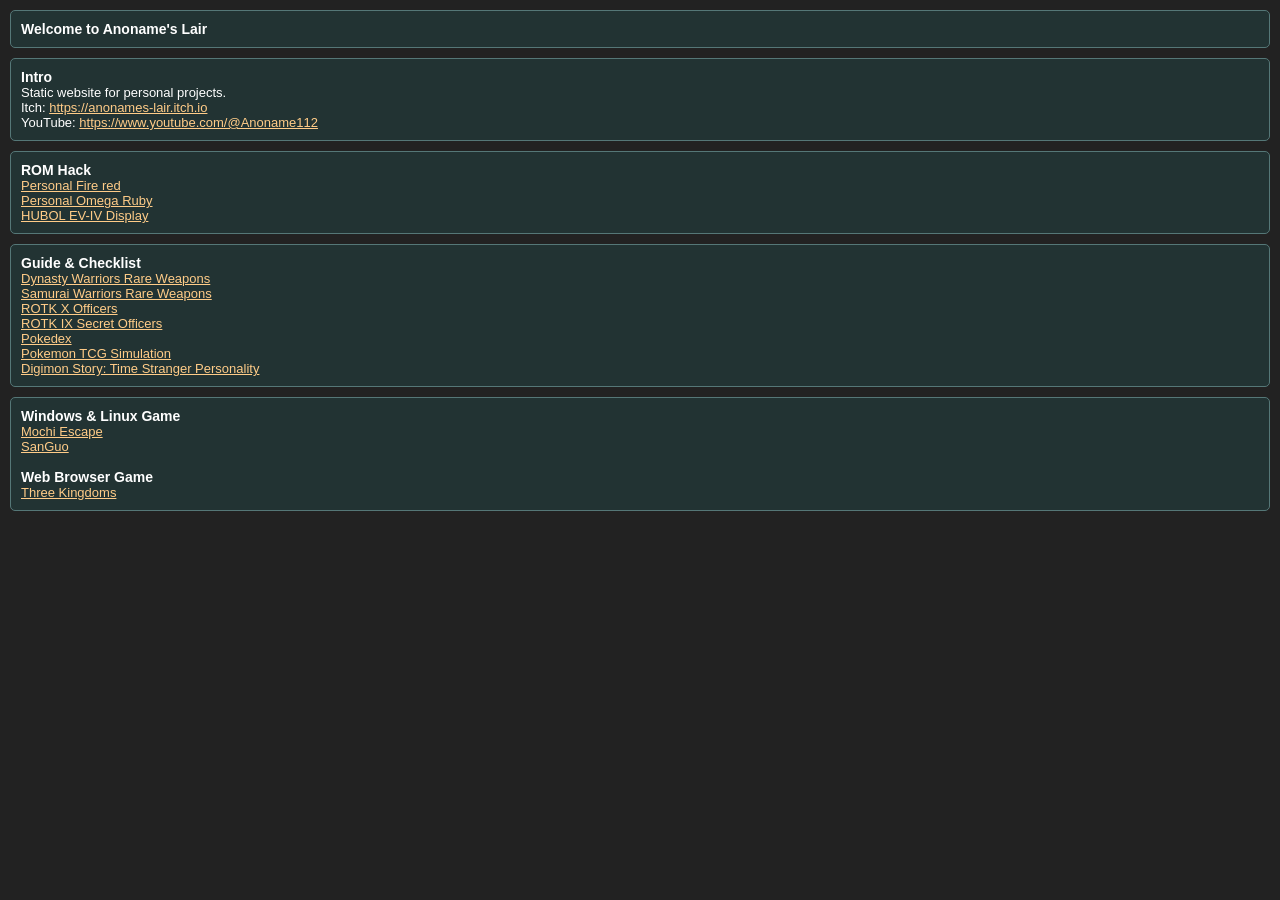
<file: index.html>
<!DOCTYPE html>
<html lang="en">
	<head>
		<meta charset="UTF-8">
		<meta name="viewport" content="width=device-width, initial-scale=1.0">
		<meta name="description" content="BitBucket static website for personal projects.">
		<title>Anoname's Lair</title>
		<link rel="stylesheet" type="text/css" href="./style.css">
	</head>
	<body>
		<div id="wrapper">
			<div class="section">
				<div class="header">Welcome to Anoname's Lair</div>
			</div>
			<div class="section">
				<div class="header">Intro</div>
				<div class="content">Static website for personal projects.</div>
				<div class="content">Itch: <a href="https://anonames-lair.itch.io">https://anonames-lair.itch.io</a></div>
				<div class="content">YouTube: <a href="https://www.youtube.com/@Anoname112">https://www.youtube.com/@Anoname112</a></a></div>
			</div>
			<div class="section">
				<div class="header">ROM Hack</div>
				<div class="content">
					<div><a href="./pfr/index.html">Personal Fire red</a></div>
					<div><a href="./por/index.html">Personal Omega Ruby</a></div>
					<div><a href="https://github.com/anonames-lair/HUBOL-EV-IV-Display">HUBOL EV-IV Display</a></div>
				</div>
			</div>
			<div class="section">			
				<div class="header">Guide & Checklist</div>
				<div class="content">
					<div><a href="./dw/index.html">Dynasty Warriors Rare Weapons</a></div>
					<div><a href="./sw/index.html">Samurai Warriors Rare Weapons</a></div>
					<div><a href="./rotk/index.html">ROTK X Officers</a></div>
					<div><a href="./rotk9/index.html">ROTK IX Secret Officers</a></div>
					<div><a href="./dex/index.html">Pokedex</a></div>
					<div><a href="./tcg/index.html">Pokemon TCG Simulation</a></div>
					<div><a href="./dsts/index.html">Digimon Story: Time Stranger Personality</a></div>
				</div>
			</div>
			<div class="section">
				<div class="header">Windows & Linux Game</div>
				<div class="content">
					<div><a href="https://anonames-lair.itch.io/mochi-escape">Mochi Escape</a></div>
					<div><a href="https://anonames-lair.itch.io/sanguo">SanGuo</a></div>
				</div>
				<br>
				<div class="header">Web Browser Game</div>
				<div class="content">
					<div><a href="./tk/index.html">Three Kingdoms</a></div>
				</div>
			</div>
		</div>
	</body>
</html>
</file>
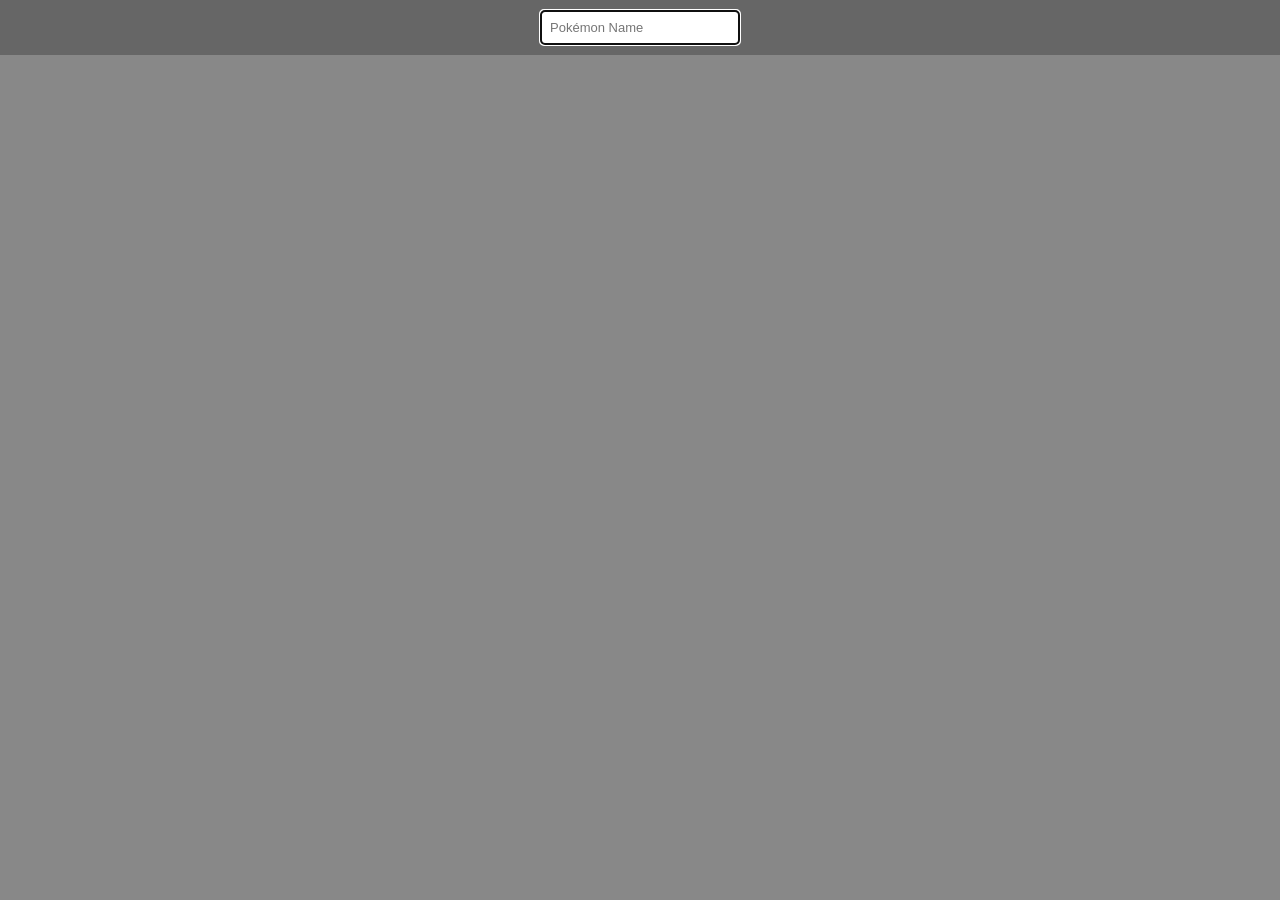
<file: dex/index.html>
<!DOCTYPE html>
<html lang="en">
	<head>
		<meta charset="UTF-8">
		<meta name="viewport" content="width=device-width, initial-scale=1.0">
		<meta name="description" content="Creations related to the world of Pokemon">
		<title>Pokédex</title>
		<link rel="icon" type="image/x-icon" href="images/favicon.png">
		<link rel="stylesheet" type="text/css" href="style/roboto.css">
		<link rel="stylesheet" type="text/css" href="style/style.css">
		<script src="scripts/pokedex.js"></script>
		<script src="scripts/moves.js"></script>
		<script src="scripts/main.js"></script>
	</head>
	<body>
		<div id="wrapper">
			<div id="searchDiv">
				<input type="search" id="search" oninput="searchChanged()" placeholder="Pokémon Name">
			</div>
			<div id="resultDiv"></div>
		</div>
	</body>
</html>
</file>
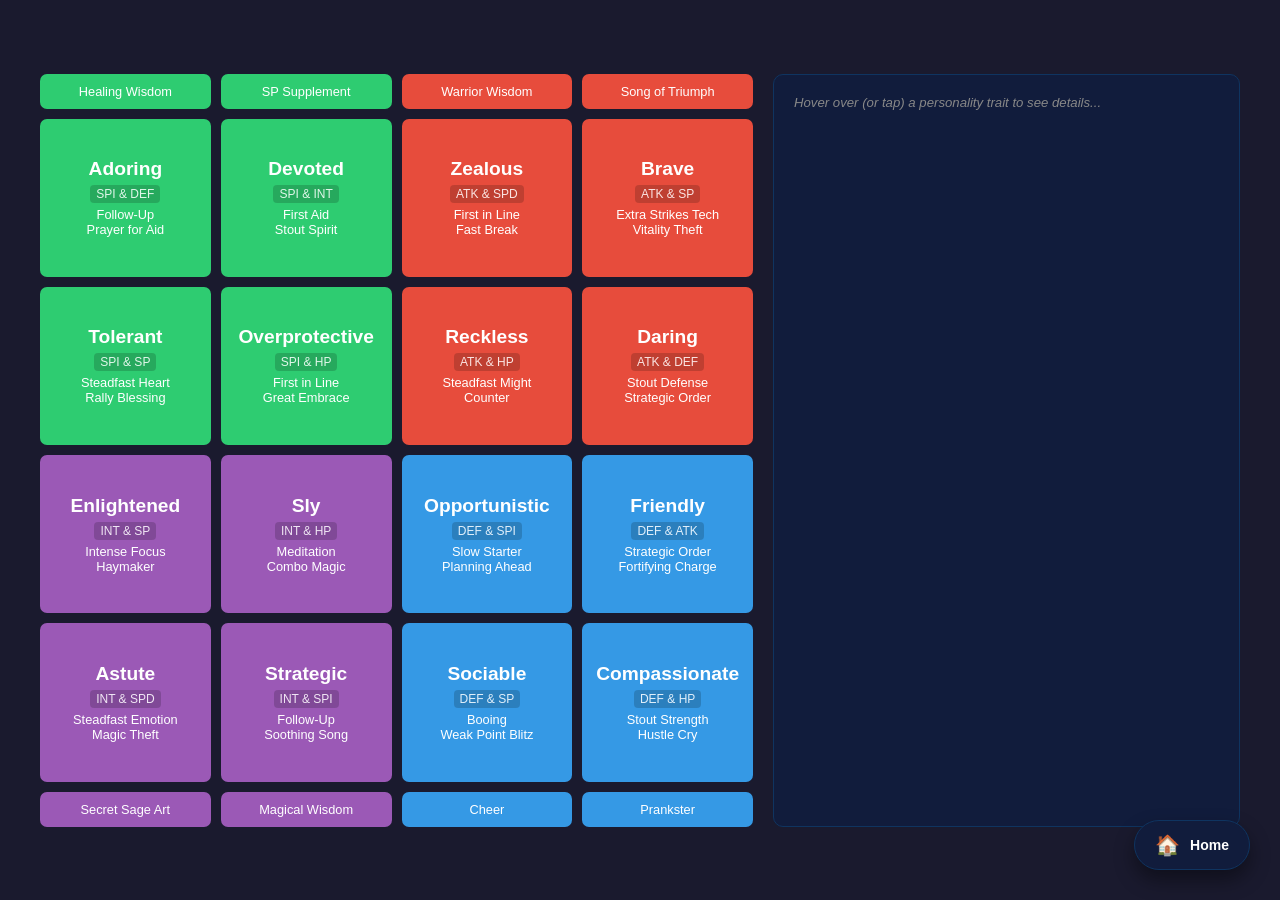
<file: dsts/index.html>
<!DOCTYPE html>
<html lang="en">
	<head>
		<meta charset="UTF-8">
		<meta name="viewport" content="width=device-width, initial-scale=1.0, maximum-scale=1.0, user-scalable=no">
		<link rel="stylesheet" type="text/css" href="style.css">
		<script src="main.js"></script>
		<title>Time Stranger Personality</title>
	</head>
	<body>
		<div class="container">
			<div class="grid-container" id="grid">
				<div class="personality philanthropy" data-title="" data-cat="" data-focus=""><span class="grid-skill">Healing Wisdom</span></div>
				<div class="personality philanthropy" data-title="" data-cat="" data-focus=""><span class="grid-skill">SP Supplement</span></div>
				<div class="personality valor" data-title="" data-cat="" data-focus=""><span class="grid-skill">Warrior Wisdom</span></div>
				<div class="personality valor" data-title="" data-cat="" data-focus=""><span class="grid-skill">Song of Triumph</span></div>
				
				<div class="personality inner philanthropy" data-title="Adoring" data-cat="Philanthropy" data-focus="SPI & DEF">Adoring</div>
				<div class="personality inner philanthropy" data-title="Devoted" data-cat="Philanthropy" data-focus="SPI & INT">Devoted</div>
				<div class="personality inner valor" data-title="Zealous" data-cat="Valor" data-focus="ATK & SPD">Zealous</div>
				<div class="personality inner valor" data-title="Brave" data-cat="Valor" data-focus="ATK & SP">Brave</div>
				
				<div class="personality inner philanthropy" data-title="Tolerant" data-cat="Philanthropy" data-focus="SPI & SP">Tolerant</div>
				<div class="personality inner philanthropy" data-title="Overprotective" data-cat="Philanthropy" data-focus="SPI & HP">Overprotective</div>
				<div class="personality inner valor" data-title="Reckless" data-cat="Valor" data-focus="ATK & HP">Reckless</div>
				<div class="personality inner valor" data-title="Daring" data-cat="Valor" data-focus="ATK & DEF">Daring</div>
				
				<div class="personality inner wisdom" data-title="Enlightened" data-cat="Wisdom" data-focus="INT & SP">Enlightened</div>
				<div class="personality inner wisdom" data-title="Sly" data-cat="Wisdom" data-focus="INT & HP">Sly</div>
				<div class="personality inner amicability" data-title="Opportunistic" data-cat="Amicability" data-focus="DEF & SPI">Opportunistic</div>
				<div class="personality inner amicability" data-title="Friendly" data-cat="Amicability" data-focus="DEF & ATK">Friendly</div>
				
				<div class="personality inner wisdom" data-title="Astute" data-cat="Wisdom" data-focus="INT & SPD">Astute</div>
				<div class="personality inner wisdom" data-title="Strategic" data-cat="Wisdom" data-focus="INT & SPI">Strategic</div>
				<div class="personality inner amicability" data-title="Sociable" data-cat="Amicability" data-focus="DEF & SP">Sociable</div>
				<div class="personality inner amicability" data-title="Compassionate" data-cat="Amicability" data-focus="DEF & HP">Compassionate</div>
				
				<div class="personality wisdom" data-title="" data-cat="" data-focus=""><span class="grid-skill">Secret Sage Art</span></div>
				<div class="personality wisdom" data-title="" data-cat="" data-focus=""><span class="grid-skill">Magical Wisdom</span></div>
				<div class="personality amicability" data-title="" data-cat="" data-focus=""><span class="grid-skill">Cheer</span></div>
				<div class="personality amicability" data-title="" data-cat="" data-focus=""><span class="grid-skill">Prankster</span></div>
			</div>
			
			<div class="info-panel" id="info-panel">
				<div id="default-msg" class="placeholder-text">Hover over (or tap) a personality trait to see details...</div>
				<div id="content-area" style="display:none;">
					<span id="info-cat"></span>
					<h3><span id="info-title">Trait Name</span></h3>
					<p><span class="info-label">Agent Skill:</span> <span id="info-agent"></span></p>
					<div id="info-sign-skill"></div>
					<div id="info-cat-skill"></div>
					<p><span class="info-label">Extra Strike Bonus:</span> <span id="info-extra-bonus"></span></p>
				</div>
			</div>
		</div>
		
		<a href="../index.html" class="home-button" title="Back to Home">
			<span class="home-icon">🏠</span>
			<span class="home-text">Home</span>
		</a>
	</body>

</html>
</file>
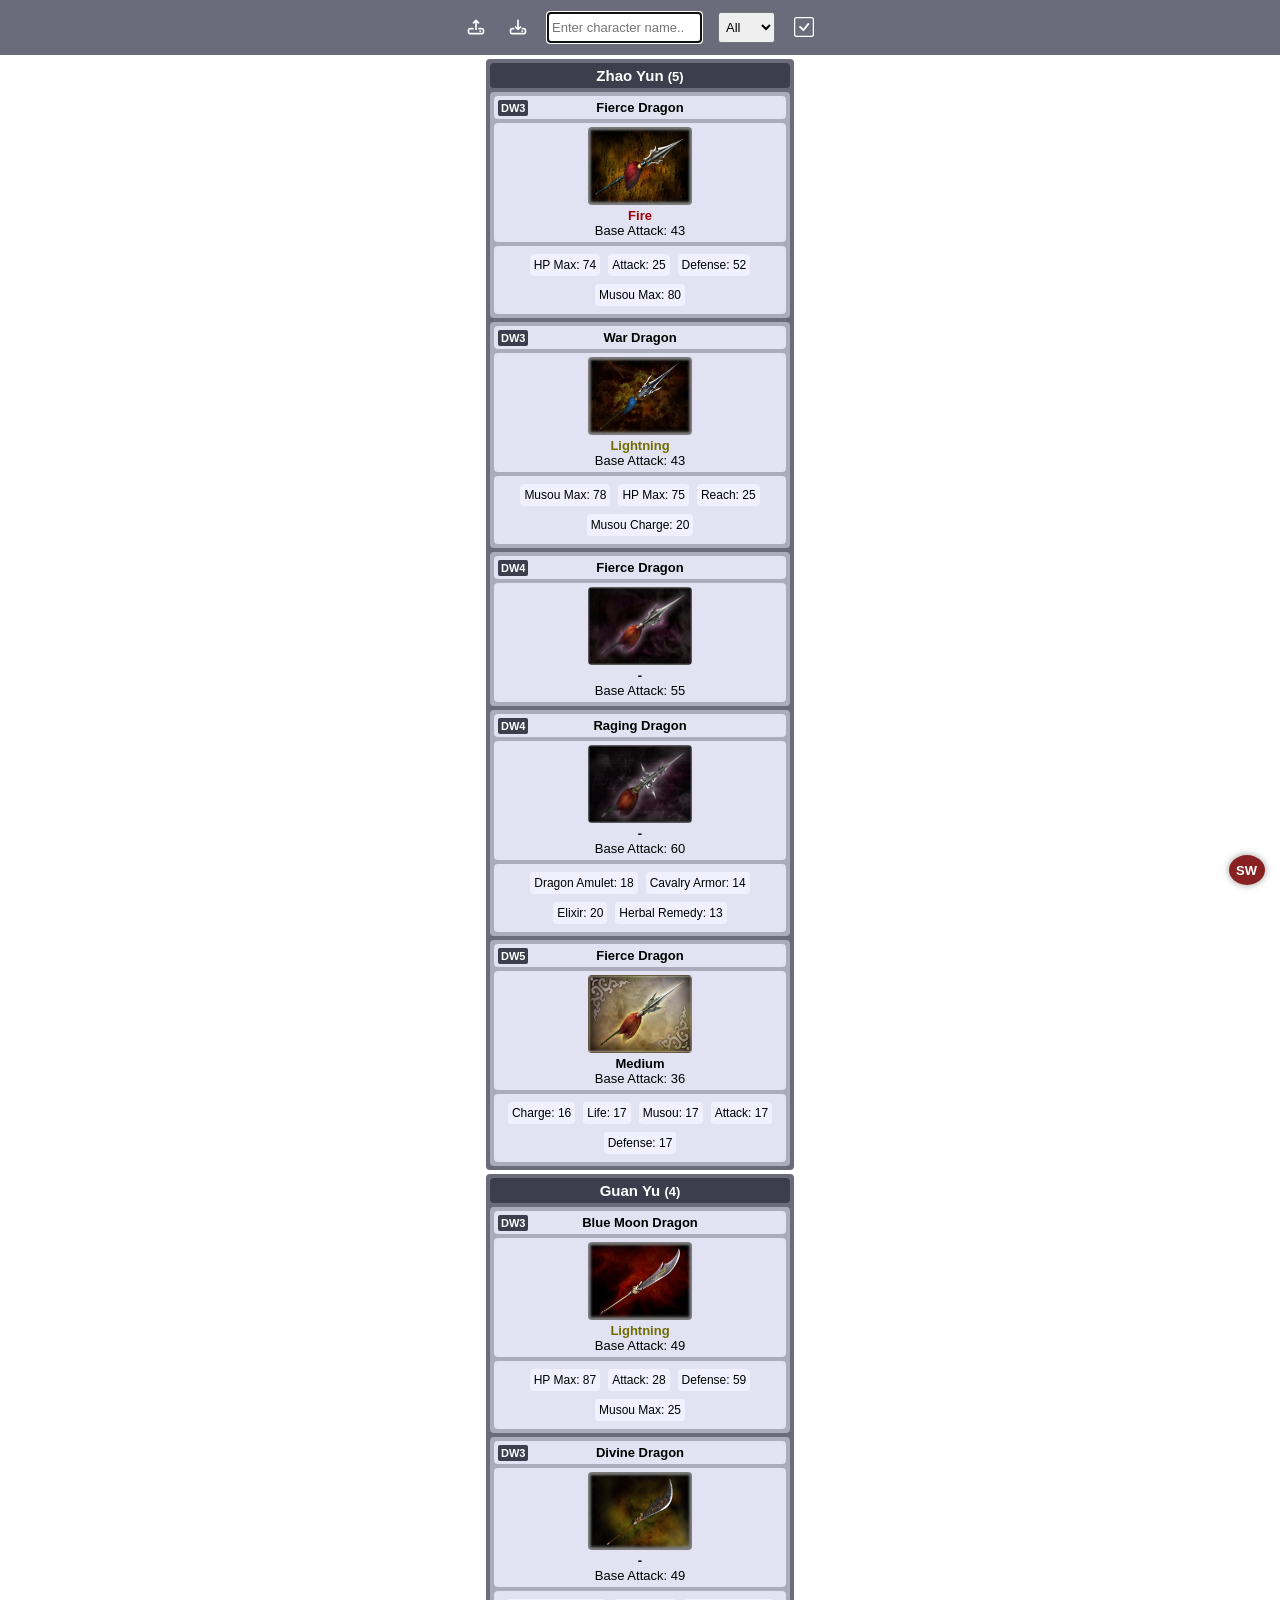
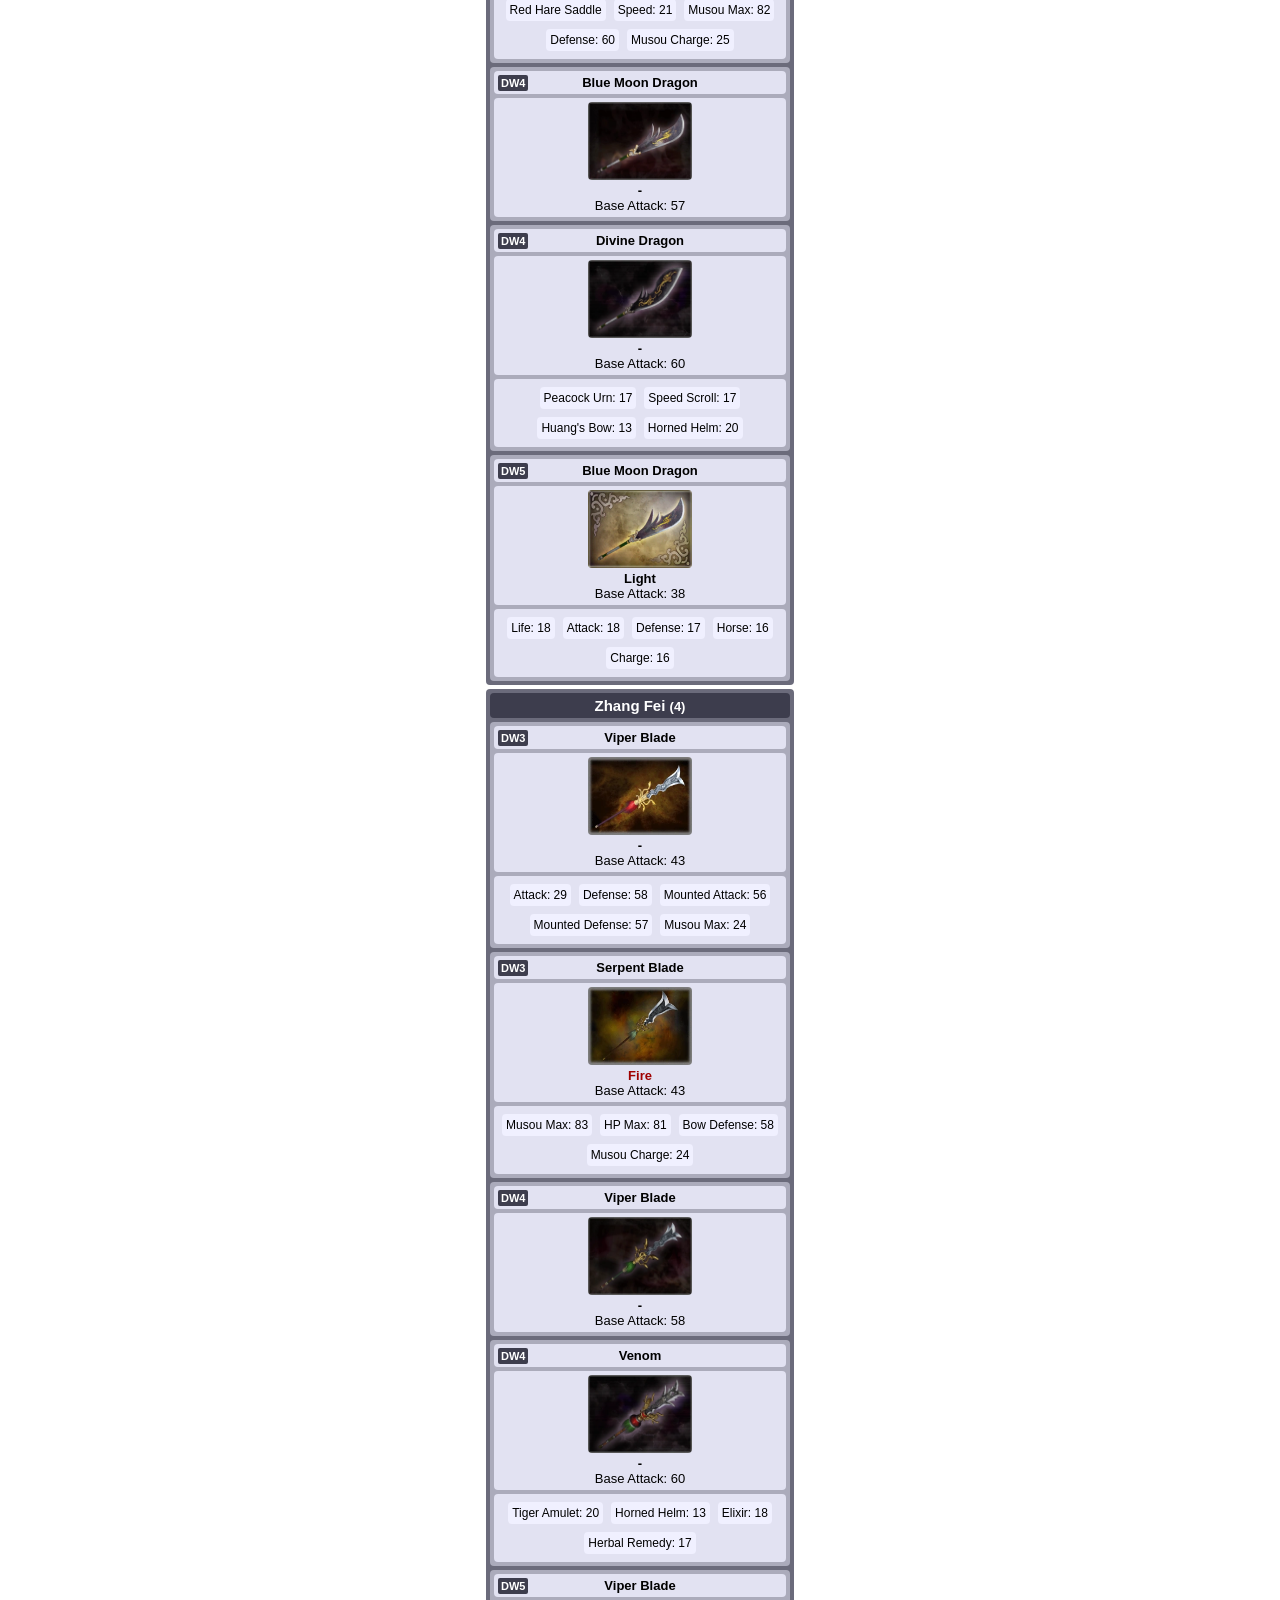
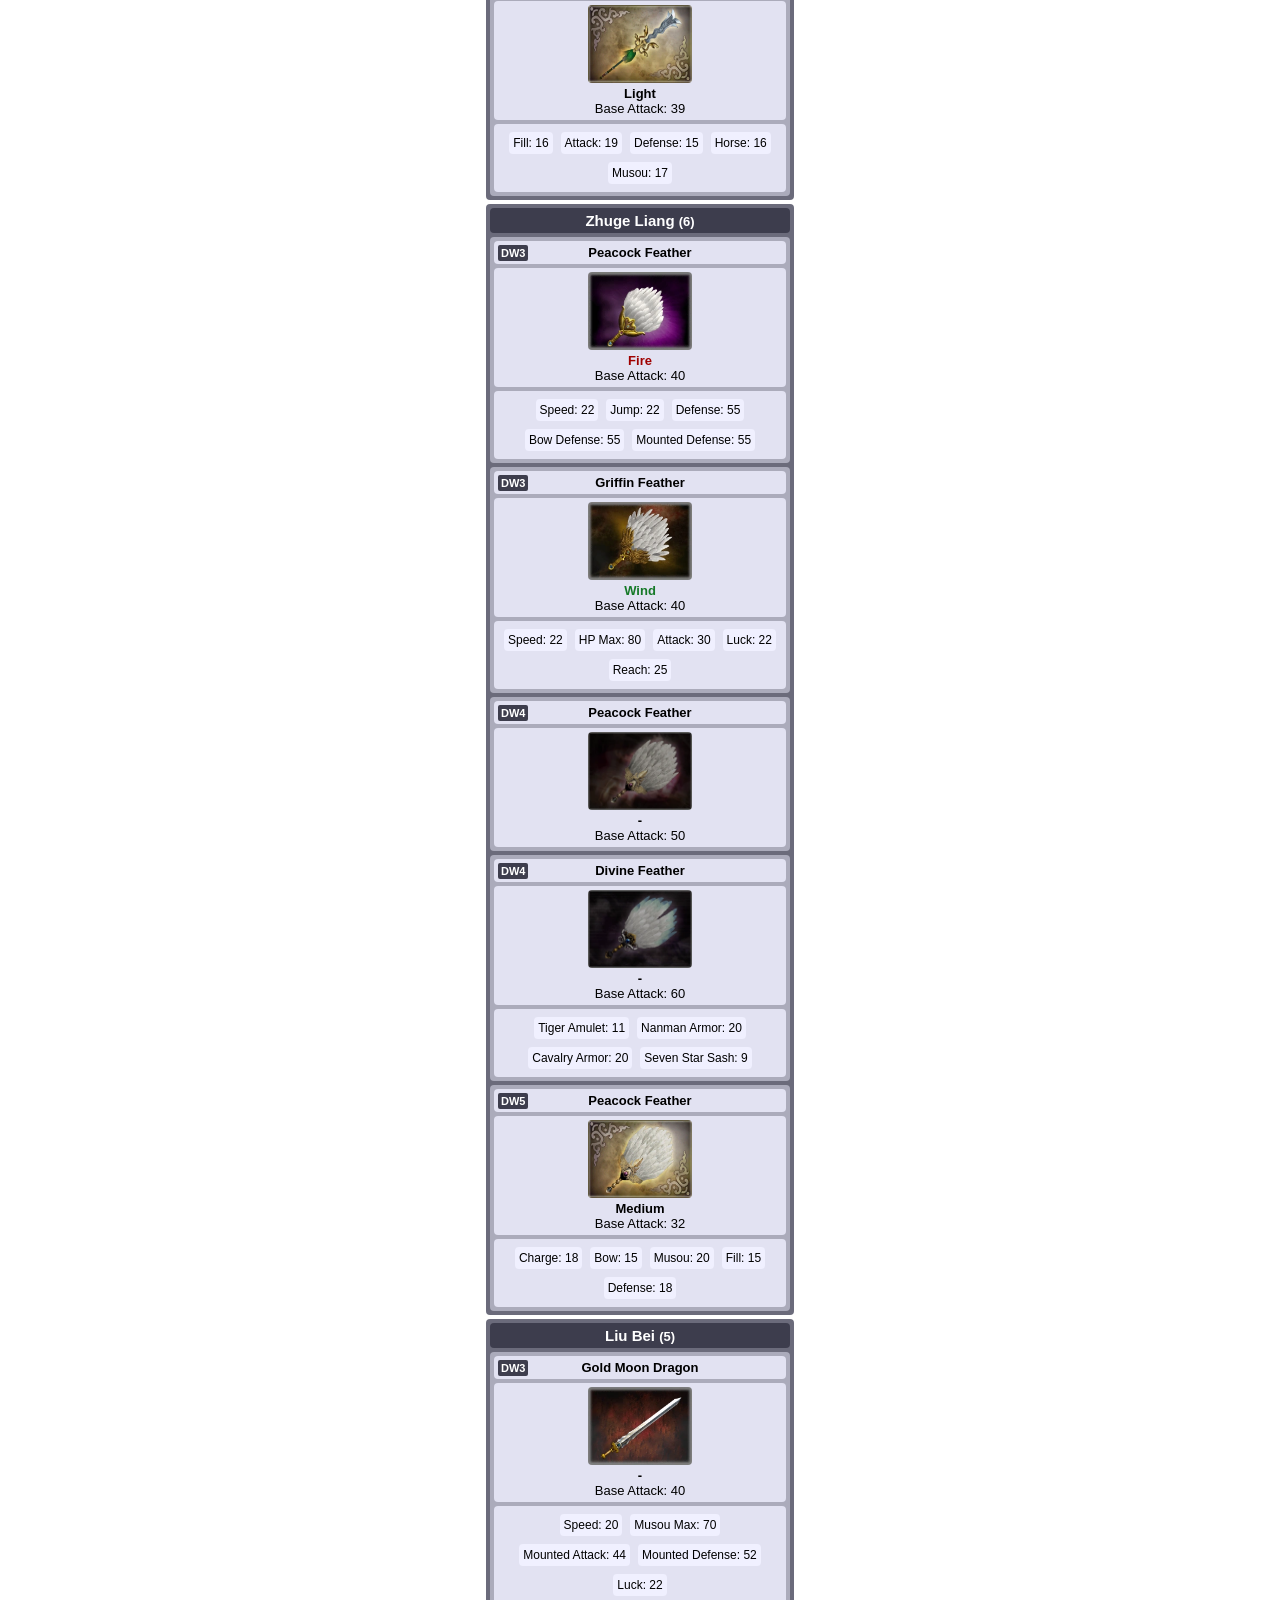
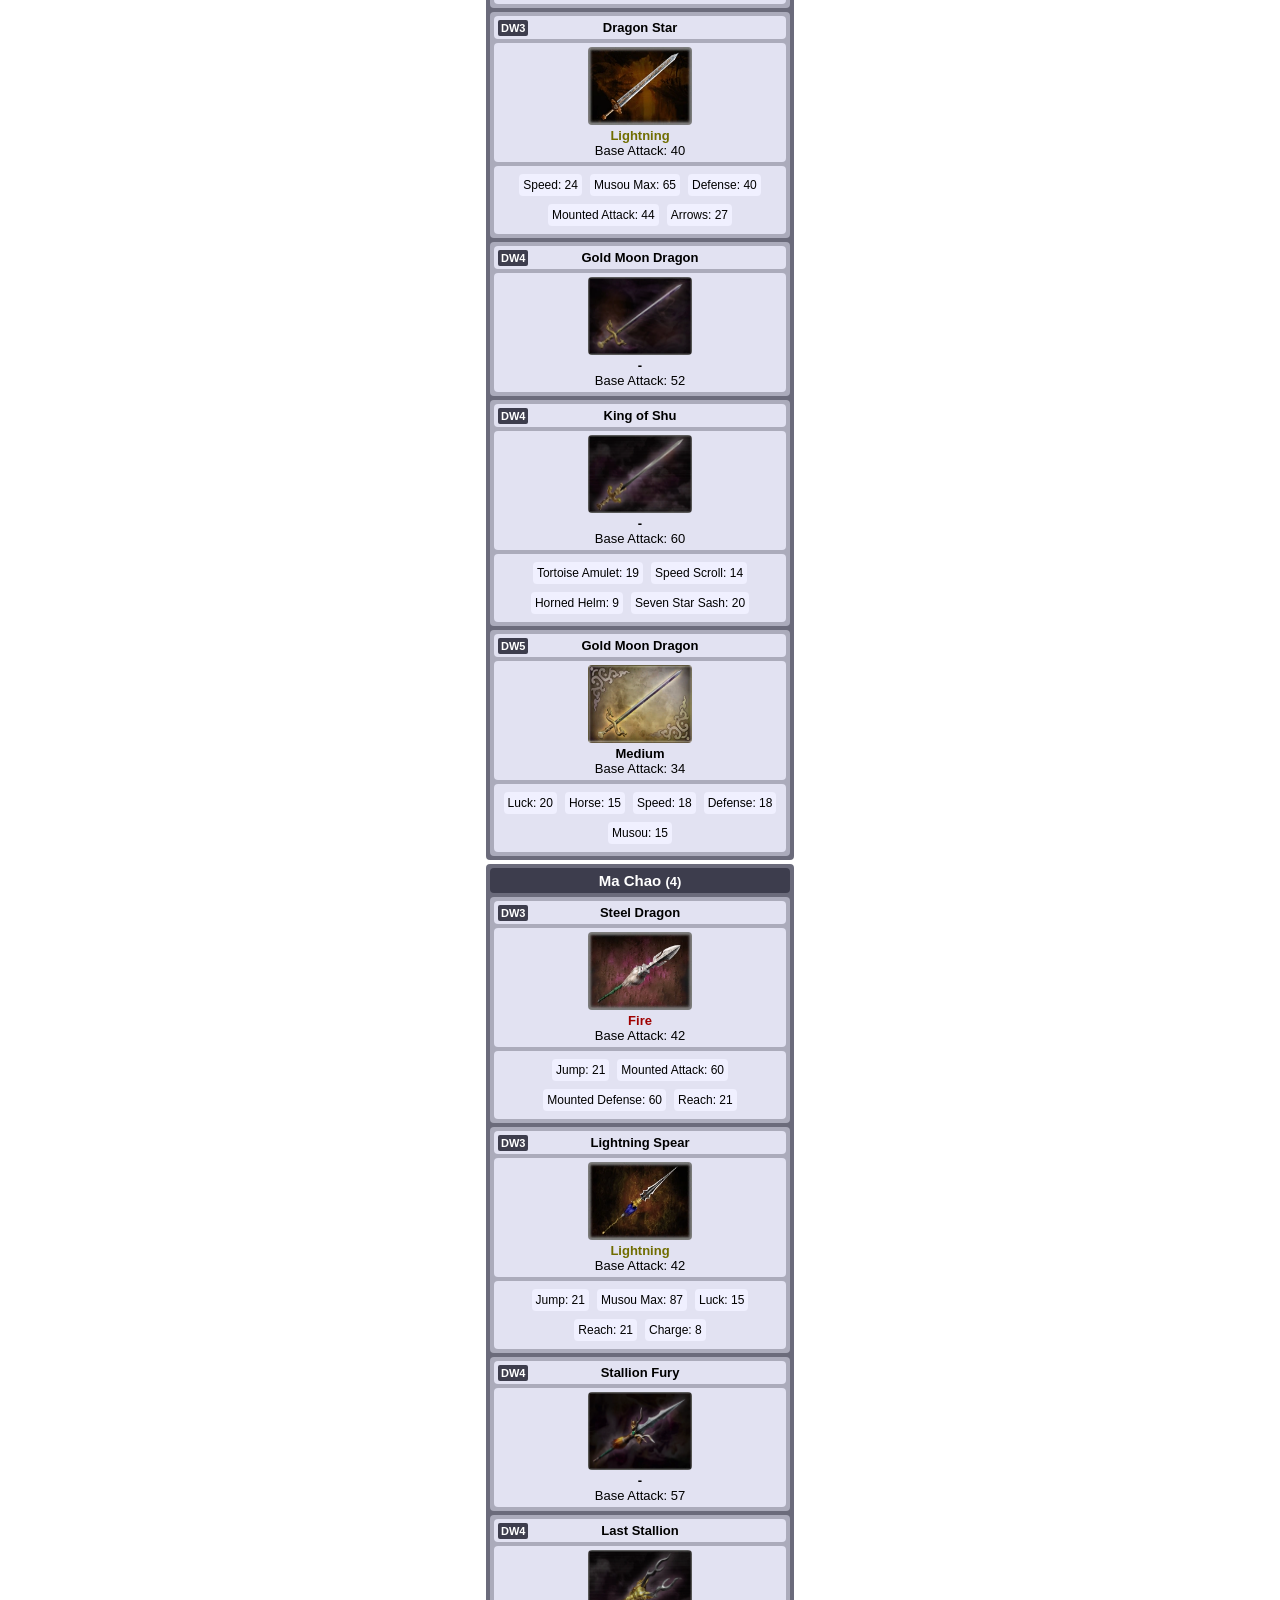
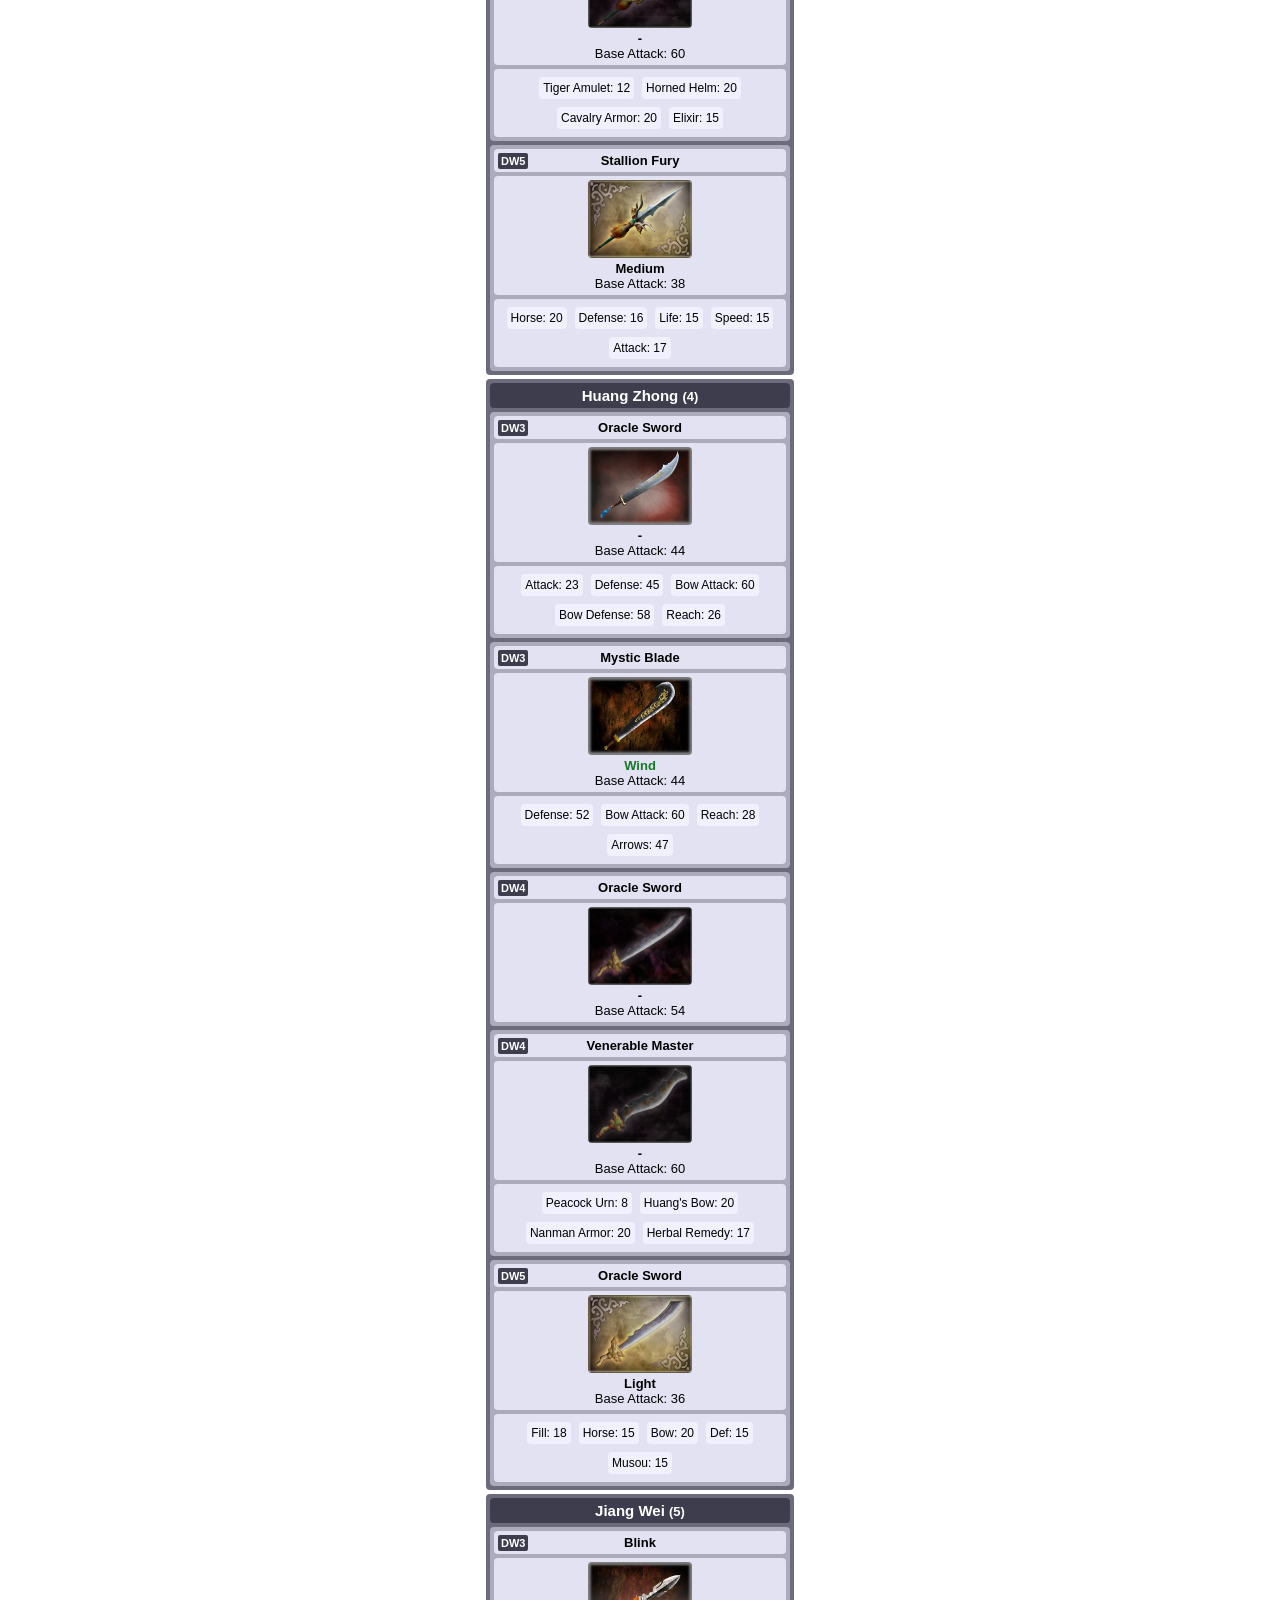
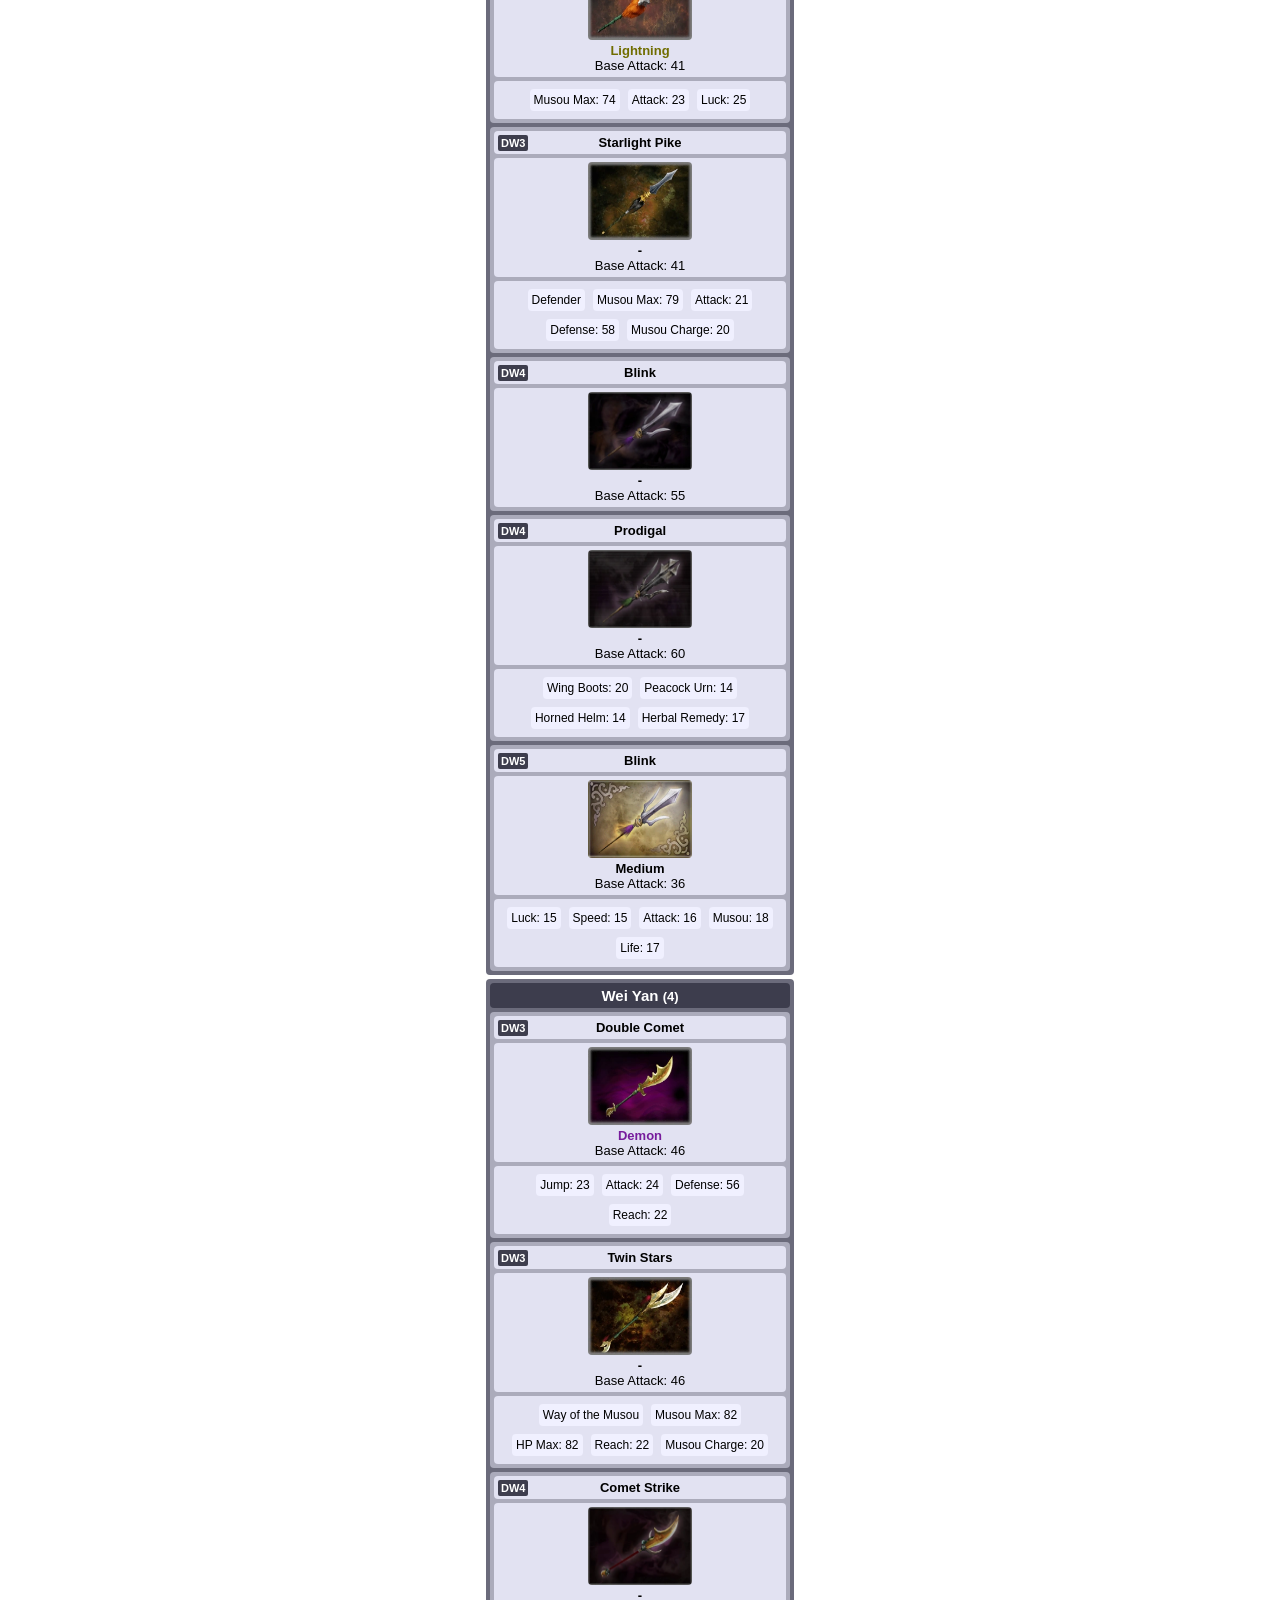
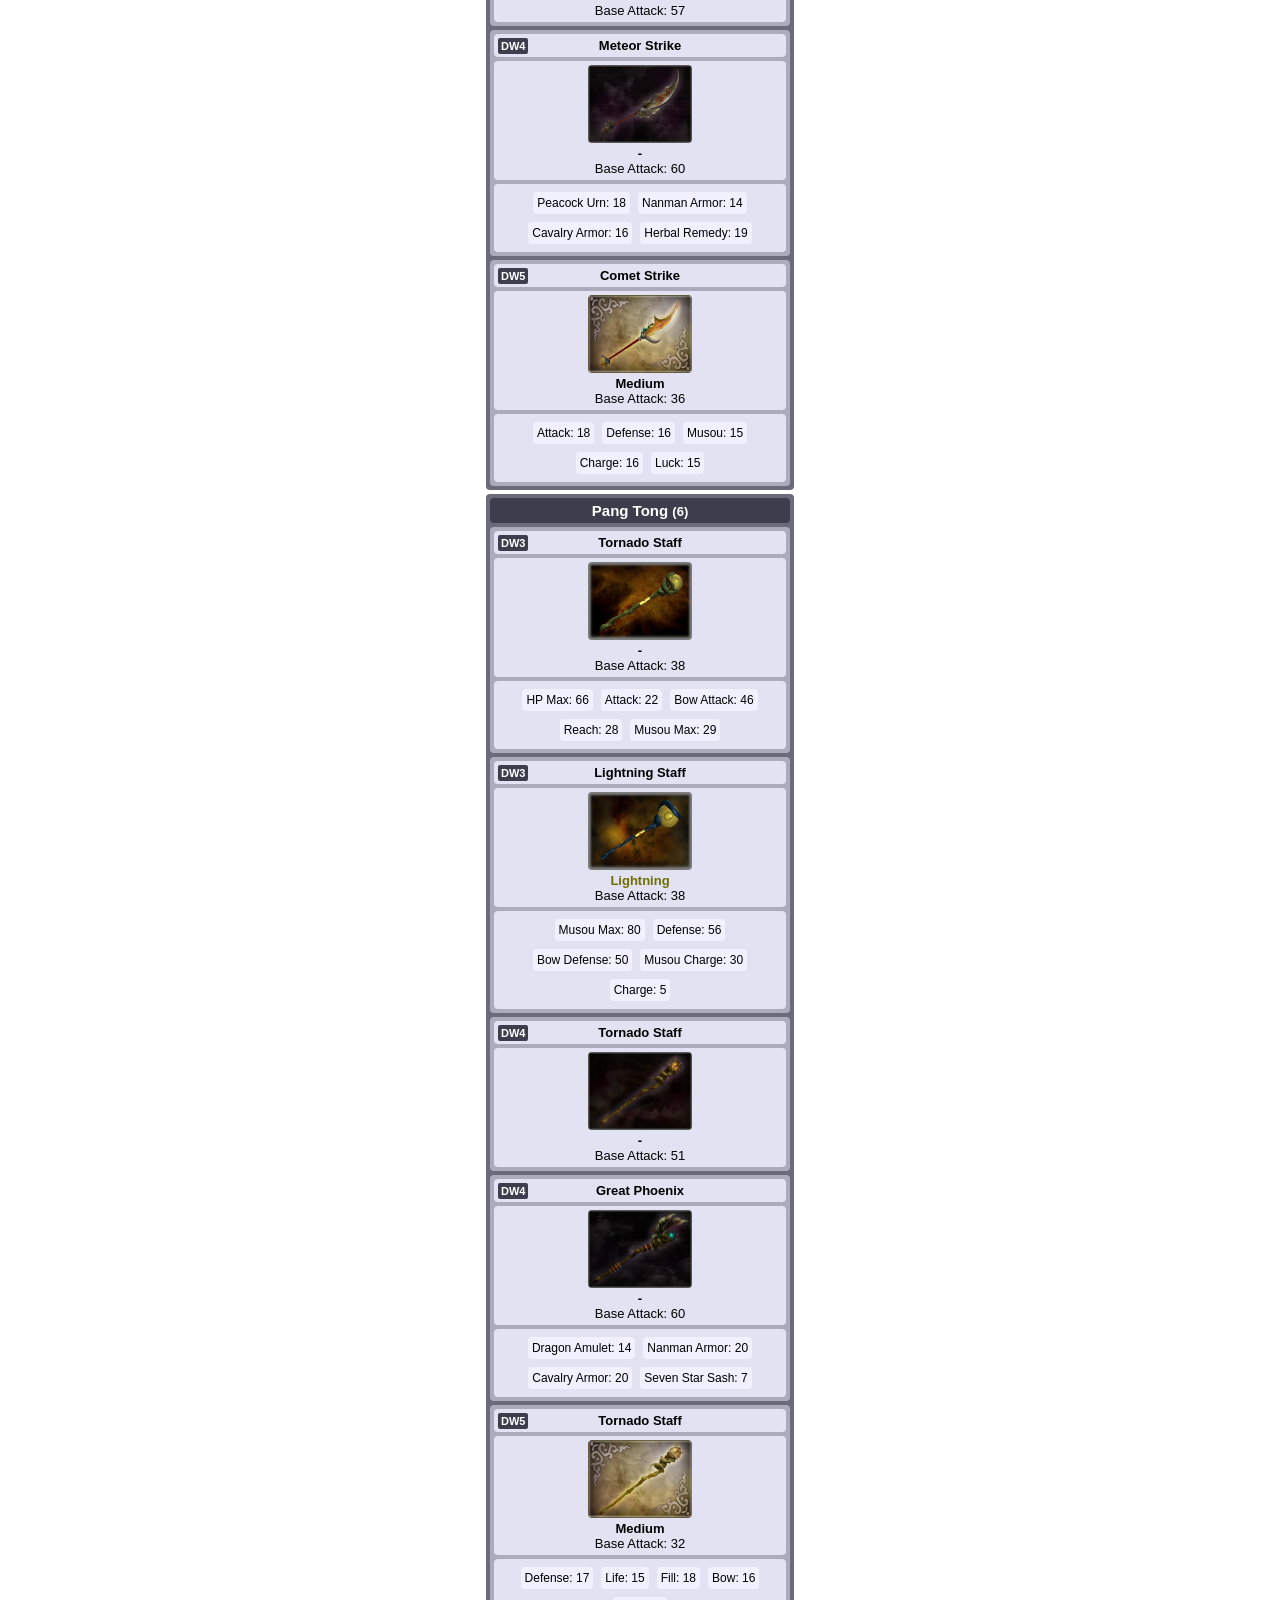
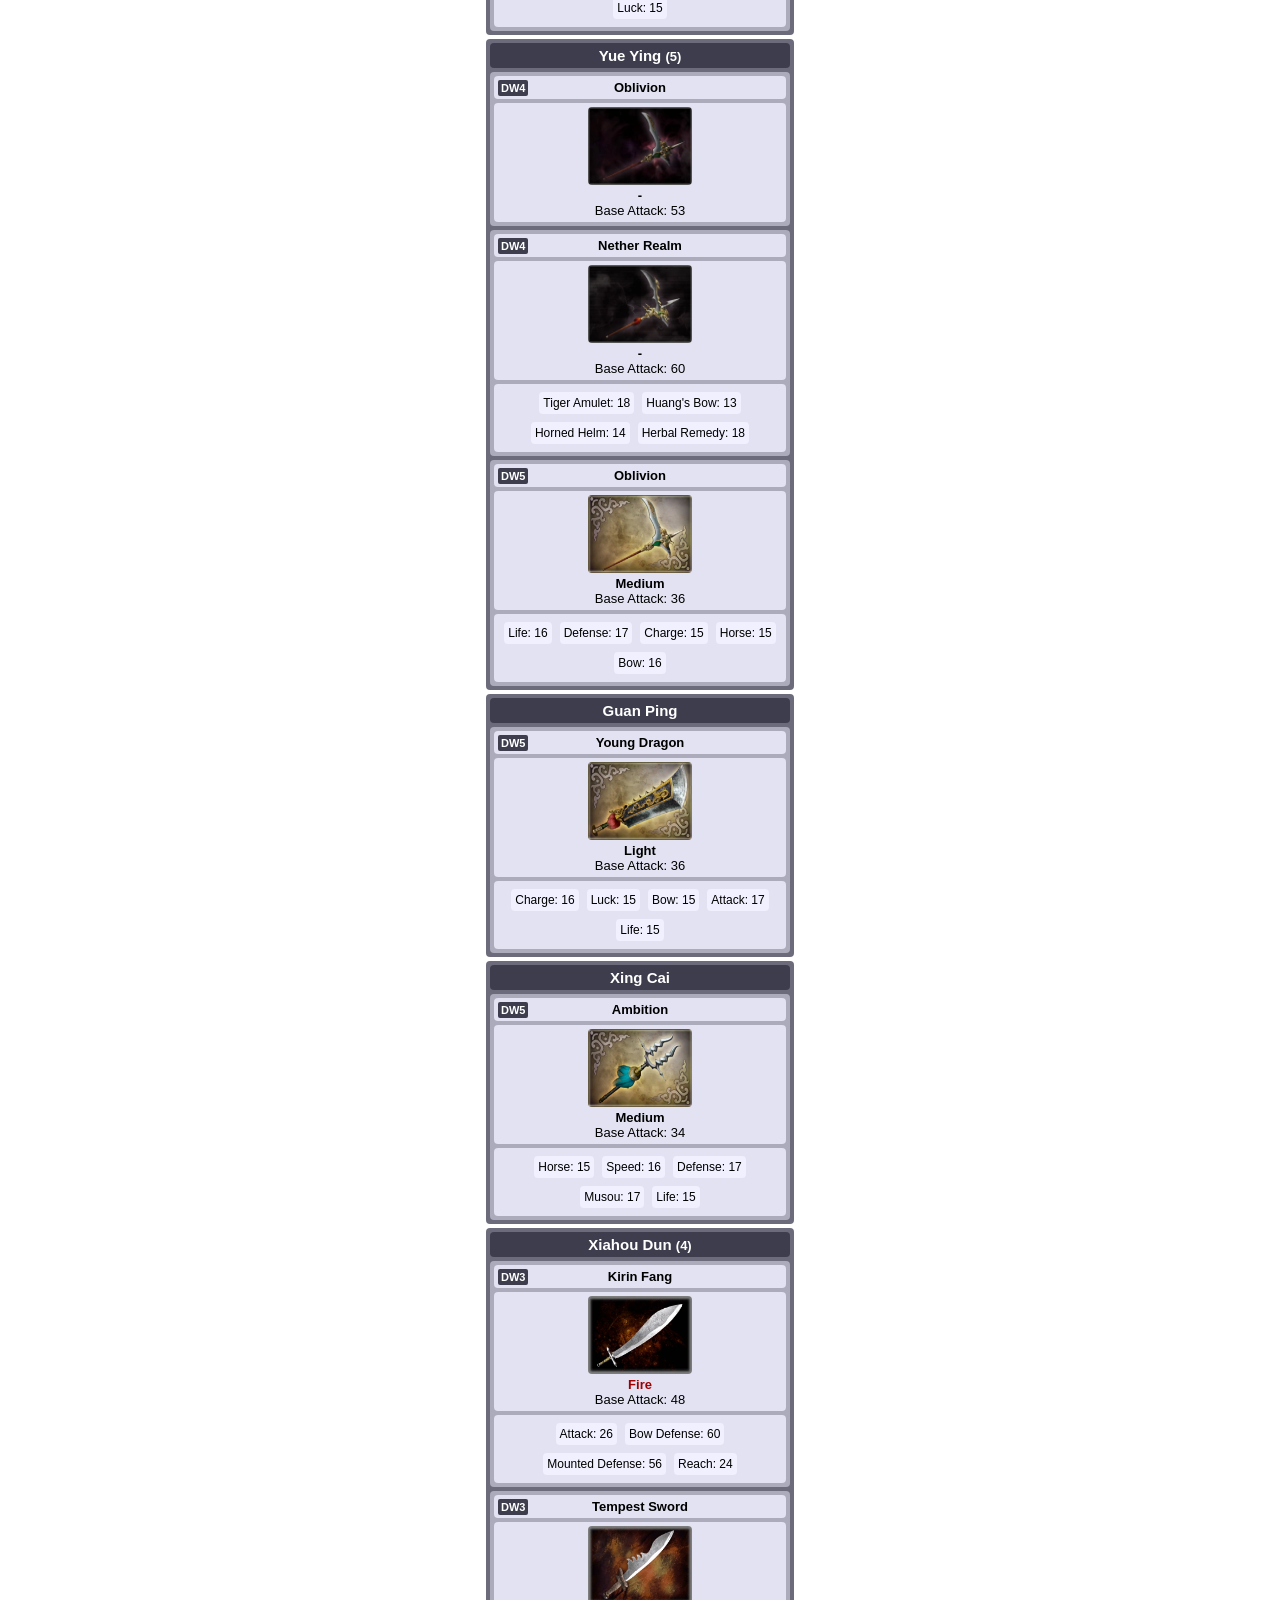
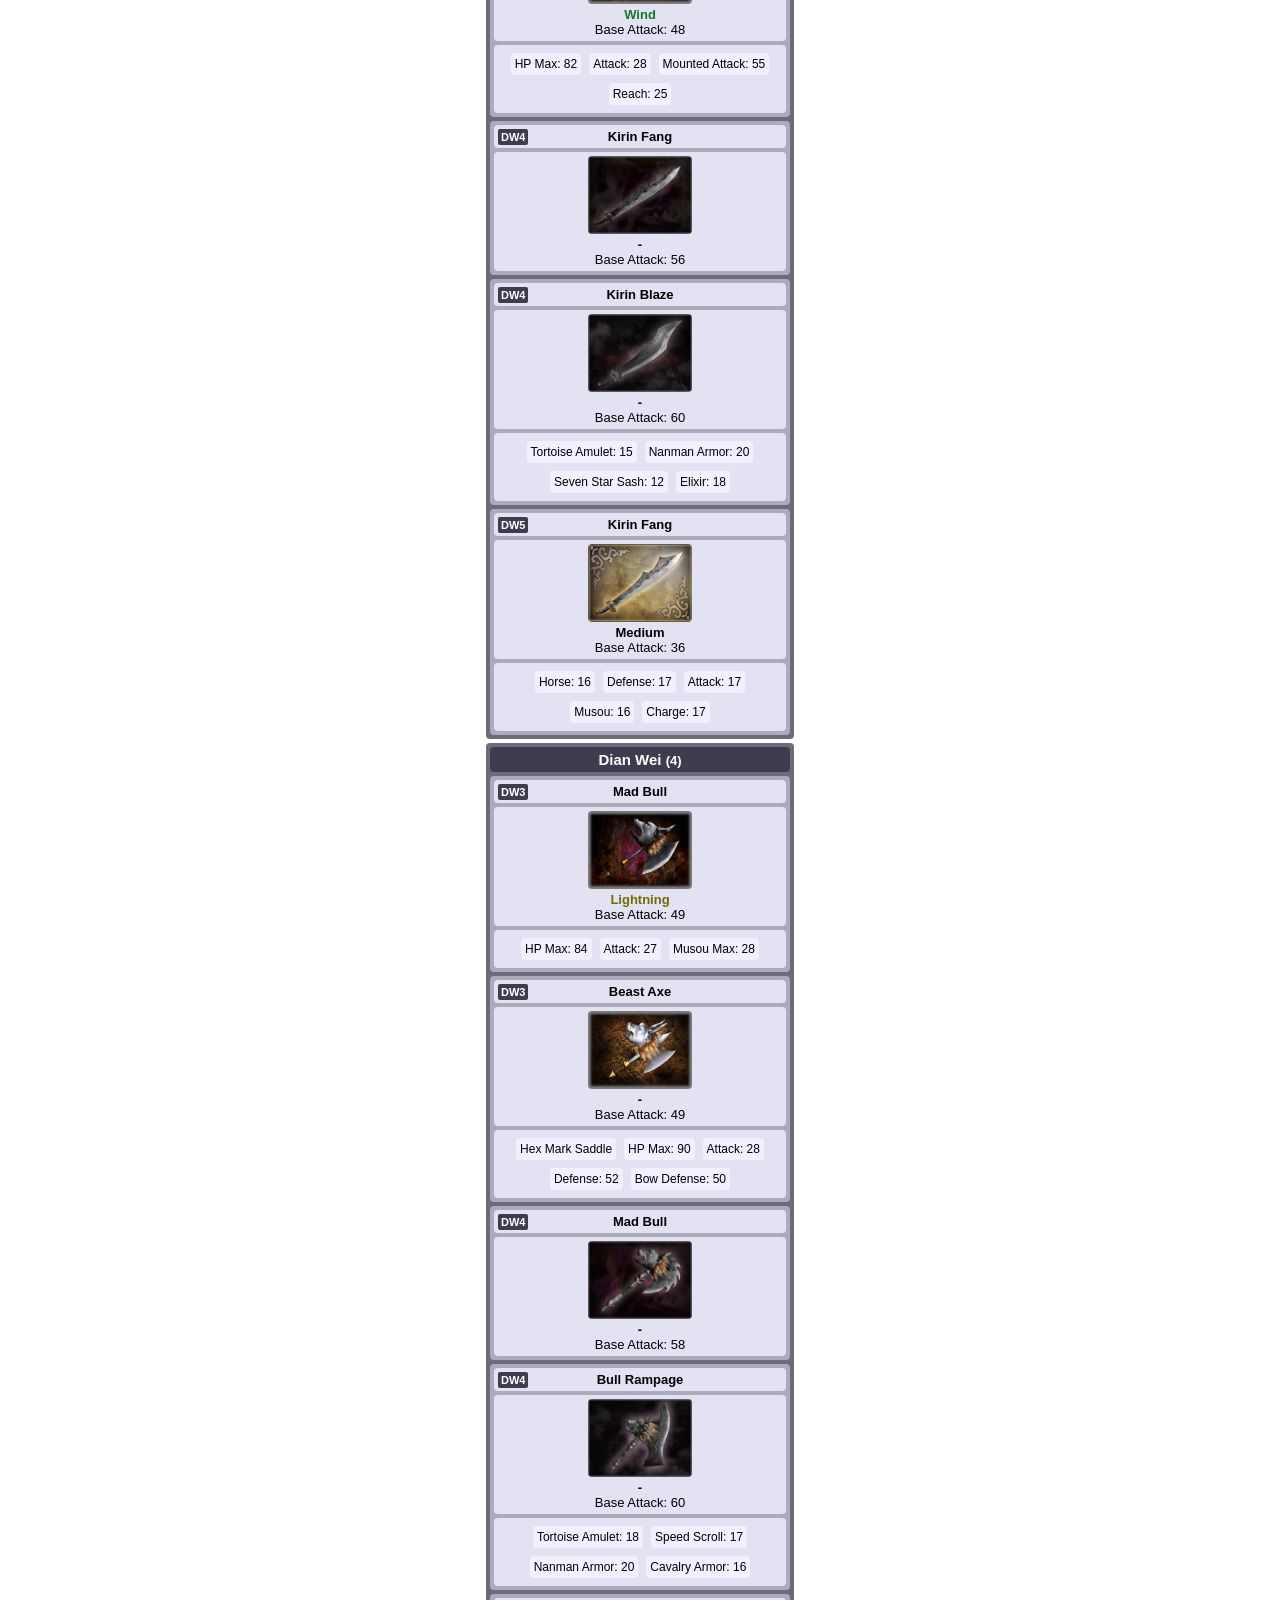
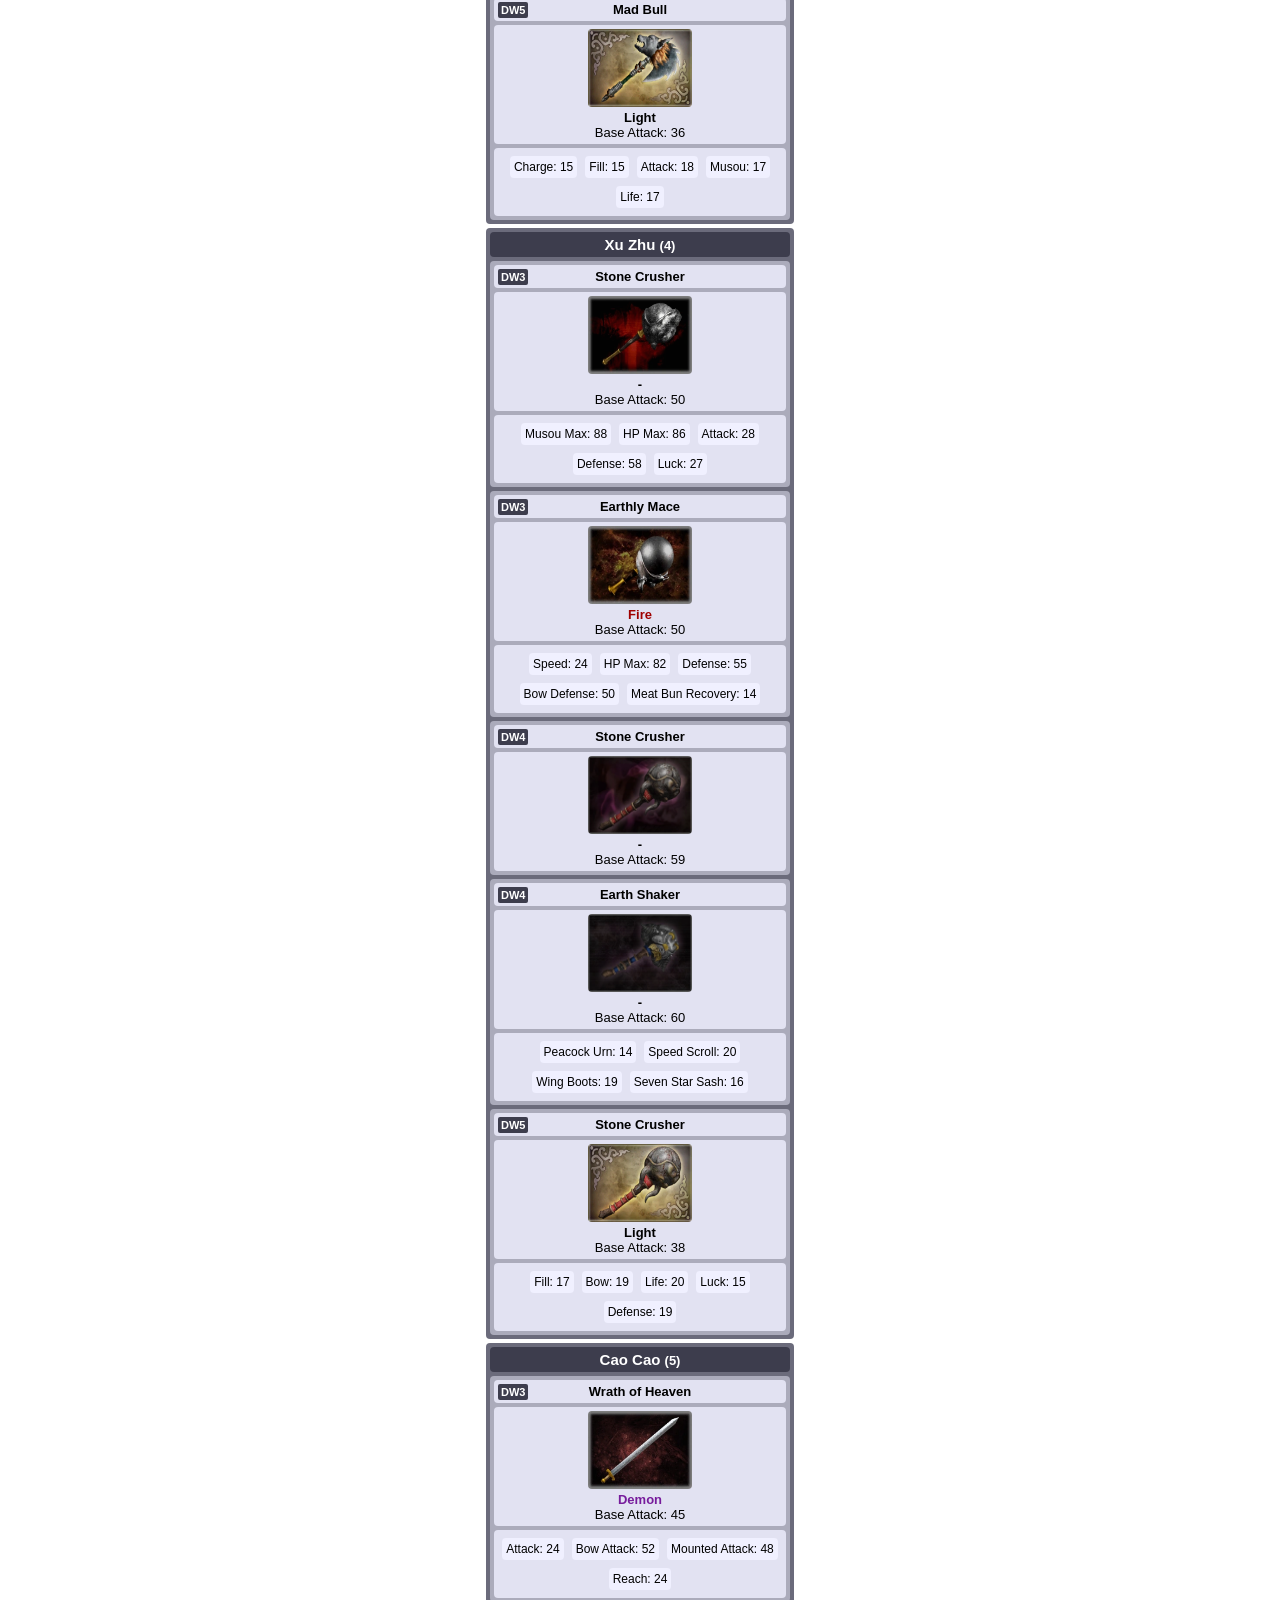
<file: dw/index.html>
<!DOCTYPE html>
<html lang="en">
	<head>
		<meta charset="UTF-8">
		<meta name="viewport" content="width=device-width, initial-scale=1.0">
		<meta name="description" content="Dynasty Warriors rare weapons list and the acquisition guides. Click or tap on the weapons to show the acquisition guide, then click or tap again to hide it.">
		<title>DW Rare Weapons</title>
		<link rel="stylesheet" type="text/css" href="style.css">
		<script type="text/javascript" src="scripts/constants.js"></script>
		<script type="text/javascript" src="scripts/main.js"></script>
	</head>
	<body>
		<div id="header">
			<div id="upload" onclick="uploadData()" title="Upload Data"></div>
			<div id="download" onclick="downloadData()" title="Download Data"></div>
			<input type="text" id="filter" oninput="render()" placeholder="Enter character name..">
			<select id="game" onchange="render()">
				<option value="All">All</option>
				<option value="DW3">DW3</option>
				<option value="DW4">DW4</option>
				<option value="DW5">DW5</option>
			</select>
			<div id="mode" onclick="changeMode()" title="Toggle Mode"></div>
		</div>
		<div id="container"></div>
		<div id="popup"></div>
		<a href="../sw/index.html"><div id="logo">SW</div></a>
	</body>
</html>
</file>
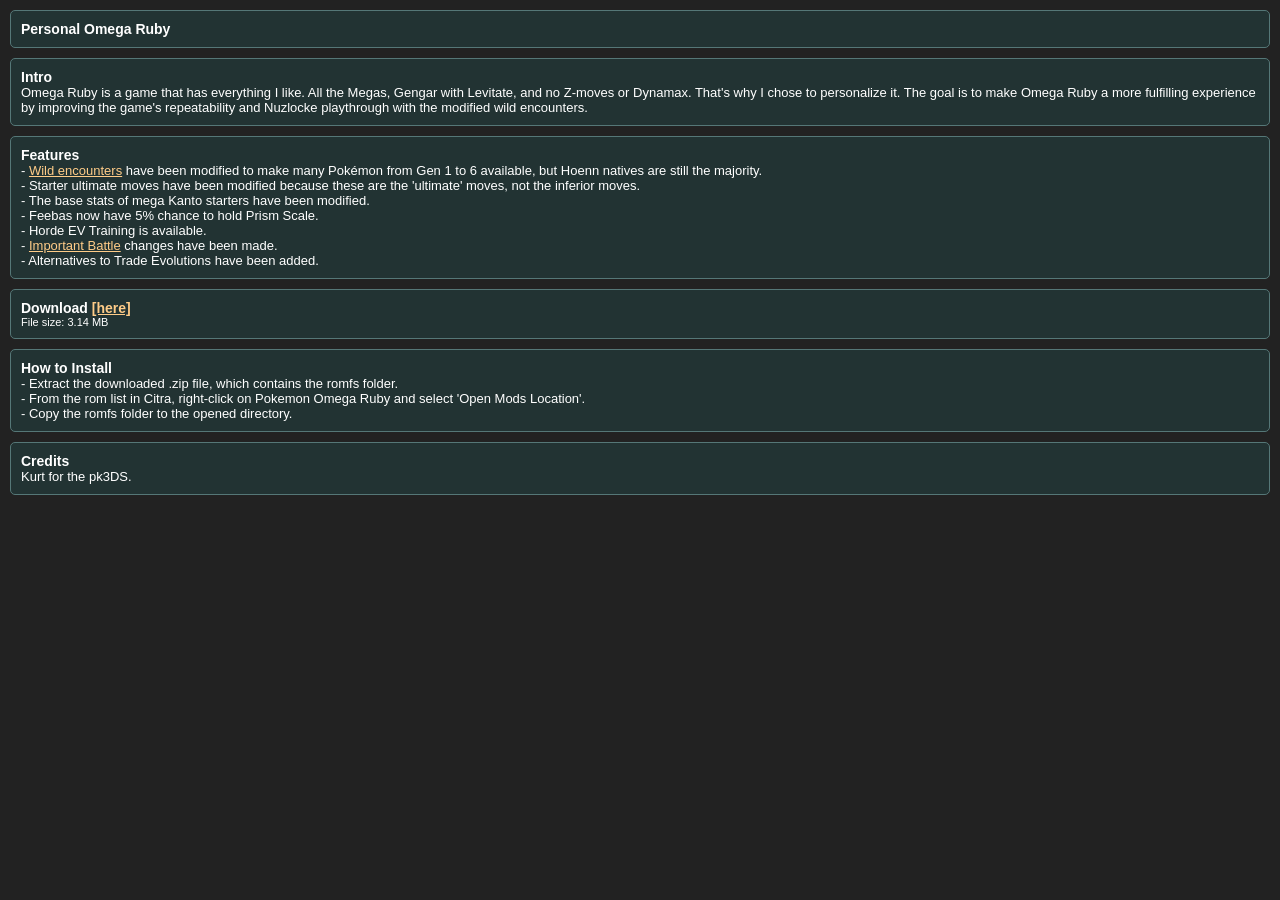
<file: por/index.html>
<!DOCTYPE html>
<html lang="en">
	<head>
		<meta charset="UTF-8">
		<meta name="viewport" content="width=device-width, initial-scale=1.0">
		<meta name="description" content="BitBucket static website for personal projects.">
		<title>Anoname's Lair</title>
		<link rel="stylesheet" type="text/css" href="../style.css">
	</head>
	<body>
		<div id="wrapper">
			<div class="section">
				<div class="header">Personal Omega Ruby</div>
			</div>
			<div class="section">
				<div class="header">Intro</div>
				<div class="content">
					Omega Ruby is a game that has everything I like. All the Megas, Gengar with Levitate, and no Z-moves or Dynamax. That's why I chose to personalize it. The goal is to make Omega Ruby a more fulfilling experience by improving the game's repeatability and Nuzlocke playthrough with the modified wild encounters.
				</div>
			</div>
			<div class="section">
				<div class="header">Features</div>
				<div class="content">
					<div>- <a href="https://docs.google.com/document/d/1h_FGopCsFnh0hp0vaejqB-82nH9rWLQ7jDFNYQUuASk/preview">Wild encounters</a> have been modified to make many Pokémon from Gen 1 to 6 available, but Hoenn natives are still the majority.</div>
					<div>- Starter ultimate moves have been modified because these are the 'ultimate' moves, not the inferior moves.</div>
					<div>- The base stats of mega Kanto starters have been modified.</div>
					<div>- Feebas now have 5% chance to hold Prism Scale.</div>
					<div>- Horde EV Training is available.</div>
					<div>- <a href="https://docs.google.com/document/d/1udrQ9b1c-HSHQIvy0XCT0sVRhu5czfawO0oIZCNiOMo/preview">Important Battle</a> changes have been made.</div>
					<div>- Alternatives to Trade Evolutions have been added.</div>
				</div>
			</div>
			<div class="section">
				<div class="header">Download <a class="header" href="https://drive.google.com/uc?export=download&id=1ZwZcmucR2EjAPFrE43_PXyt9A4p5IS7o">[here]</a></div>
				<div class="content small">File size: 3.14 MB</div>
			</div>
			<div class="section">
				<div class="header">How to Install</div>
				<div class="content">
					<div>- Extract the downloaded .zip file, which contains the romfs folder.</div>
 					<div>- From the rom list in Citra, right-click on Pokemon Omega Ruby and select 'Open Mods Location'.</div>
					<div>- Copy the romfs folder to the opened directory.</div>
				</div>
			</div>
			<div class="section">
				<div class="header">Credits</div>
				<div class="content">Kurt for the pk3DS.</div>
			</div>
		</div>
	</body>
</html>
</file>
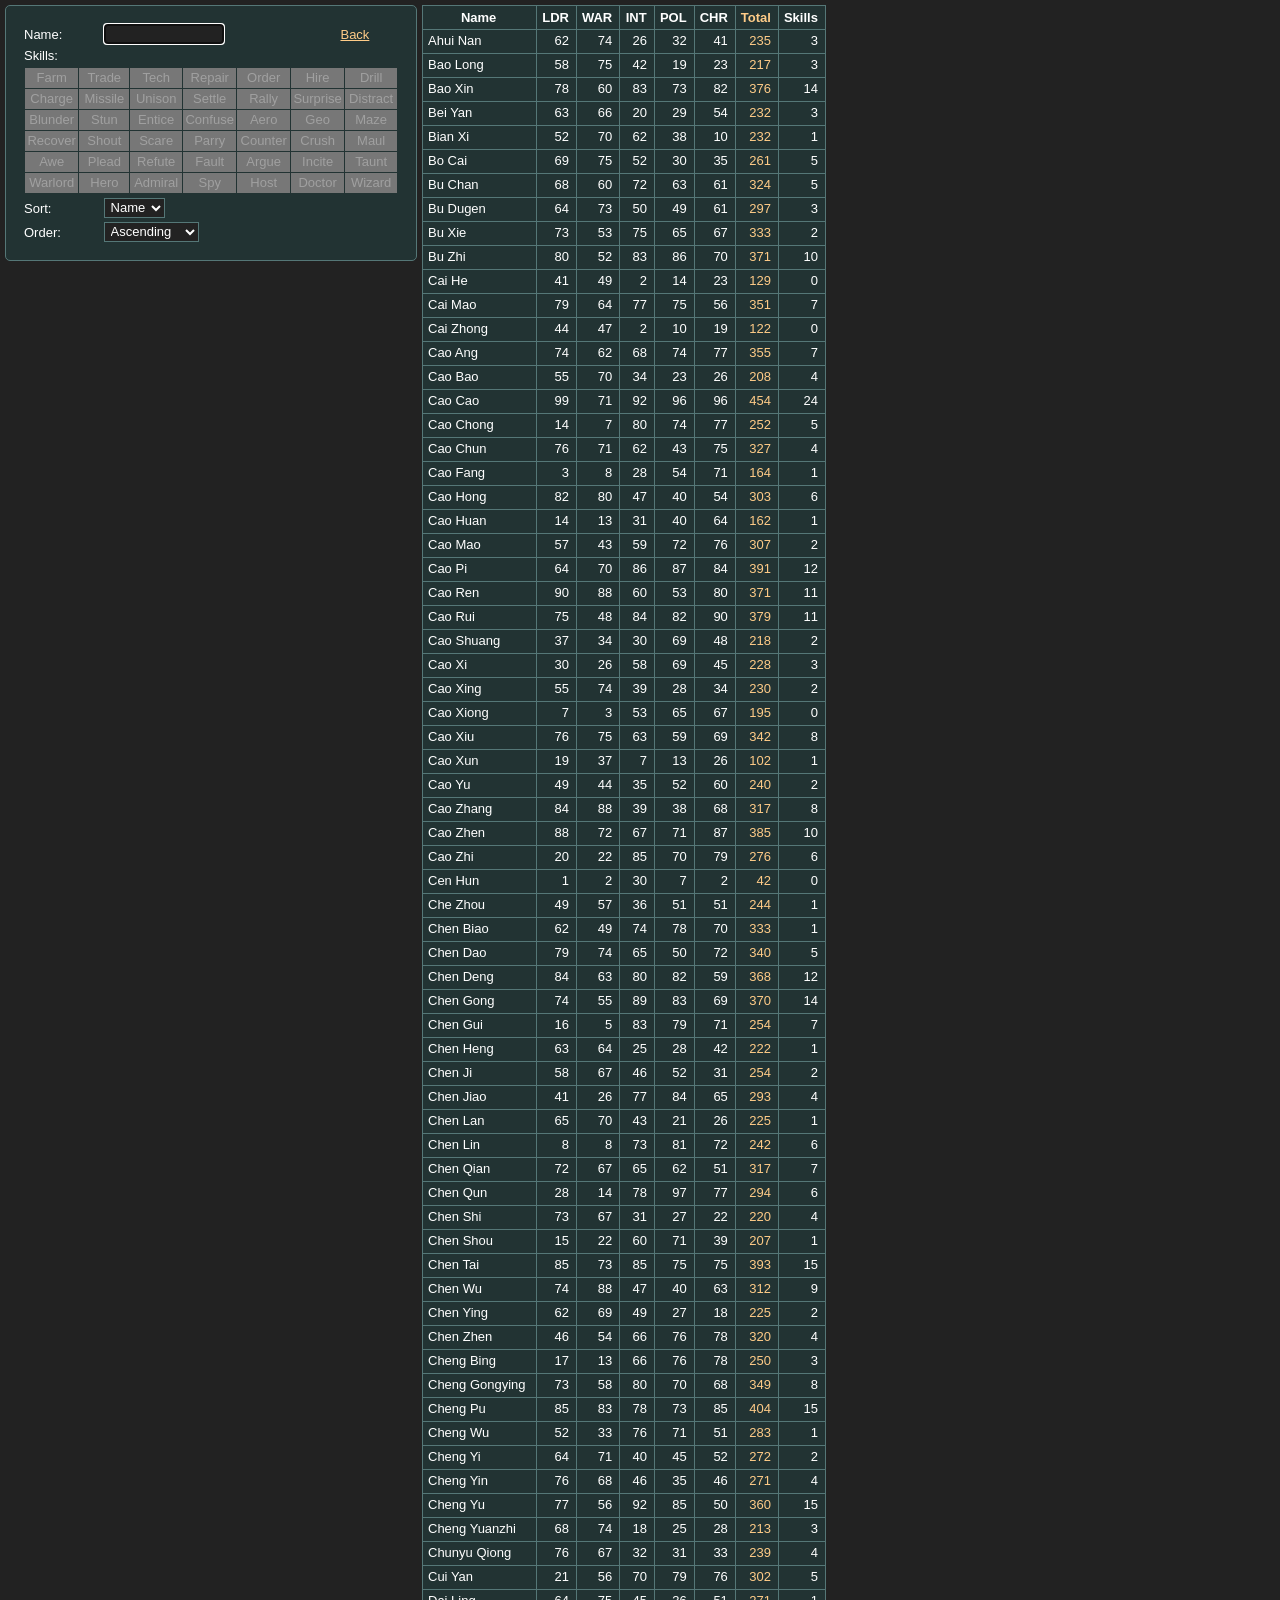
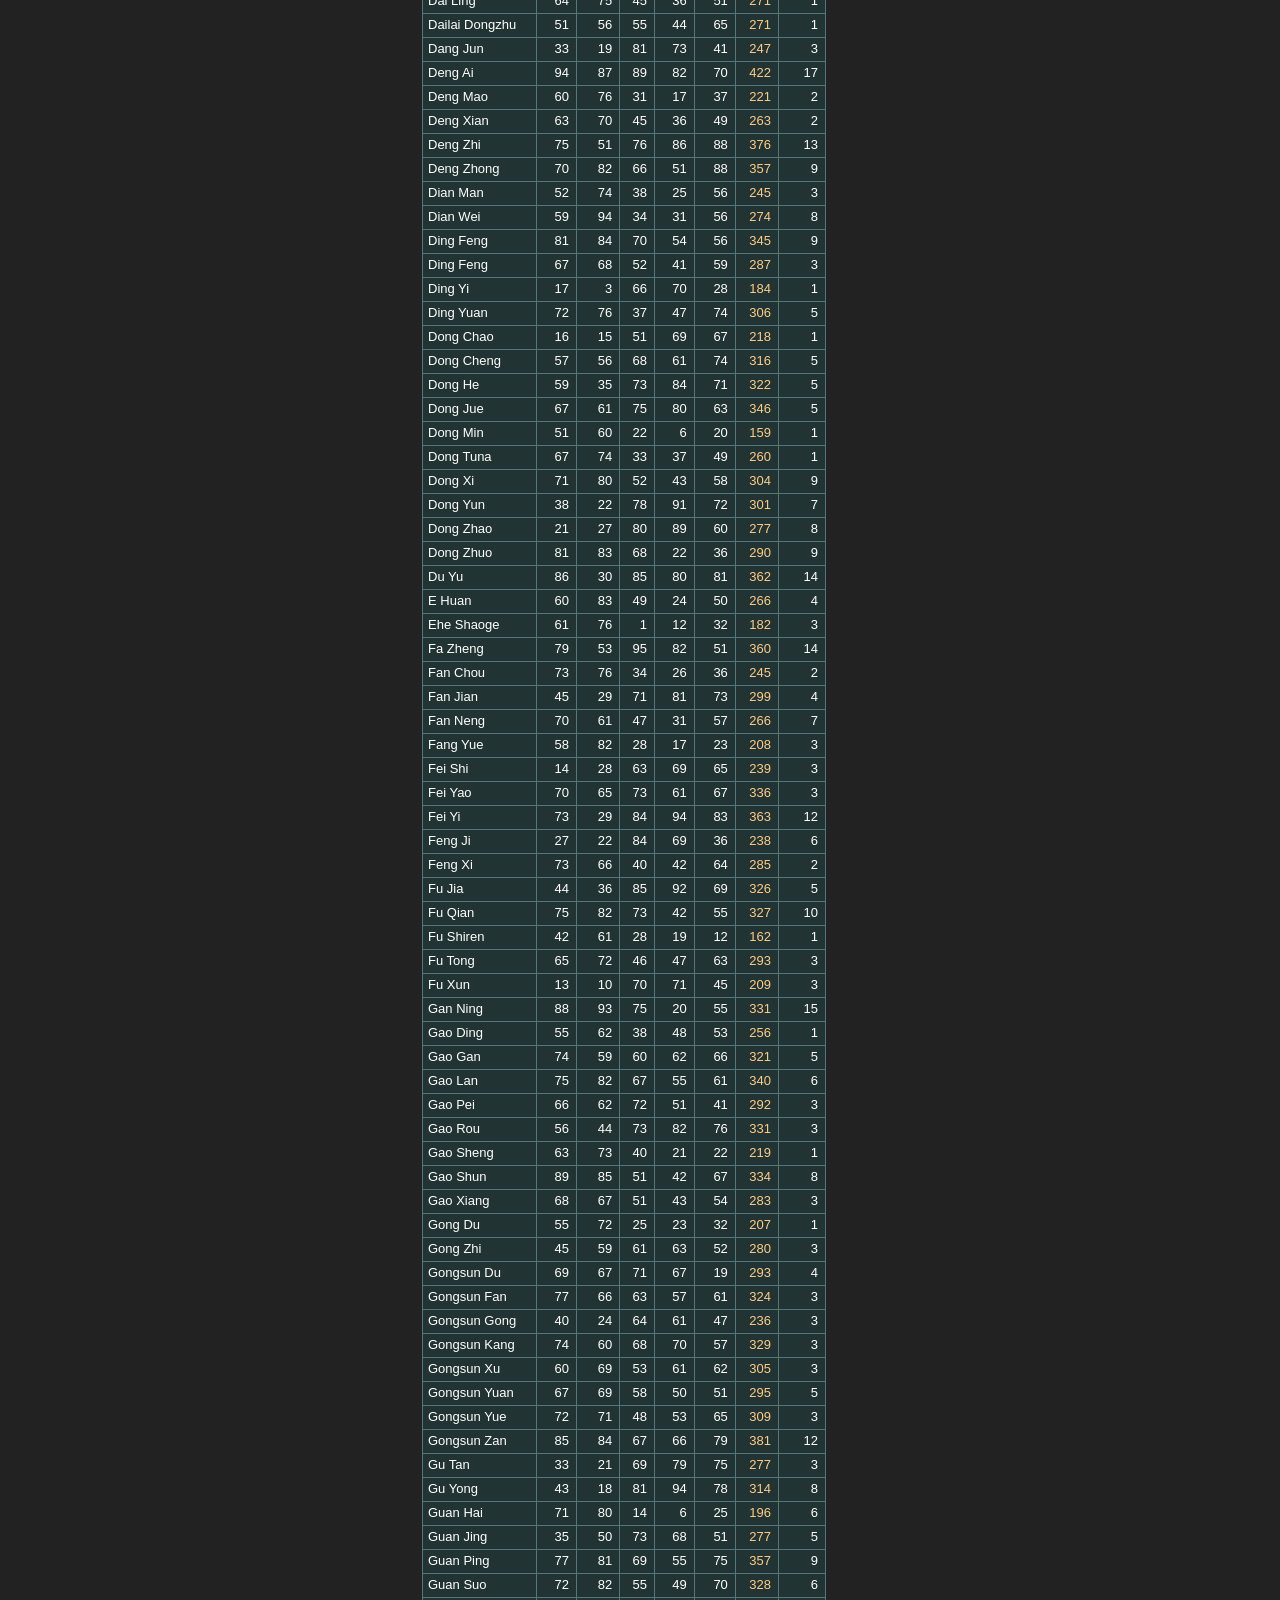
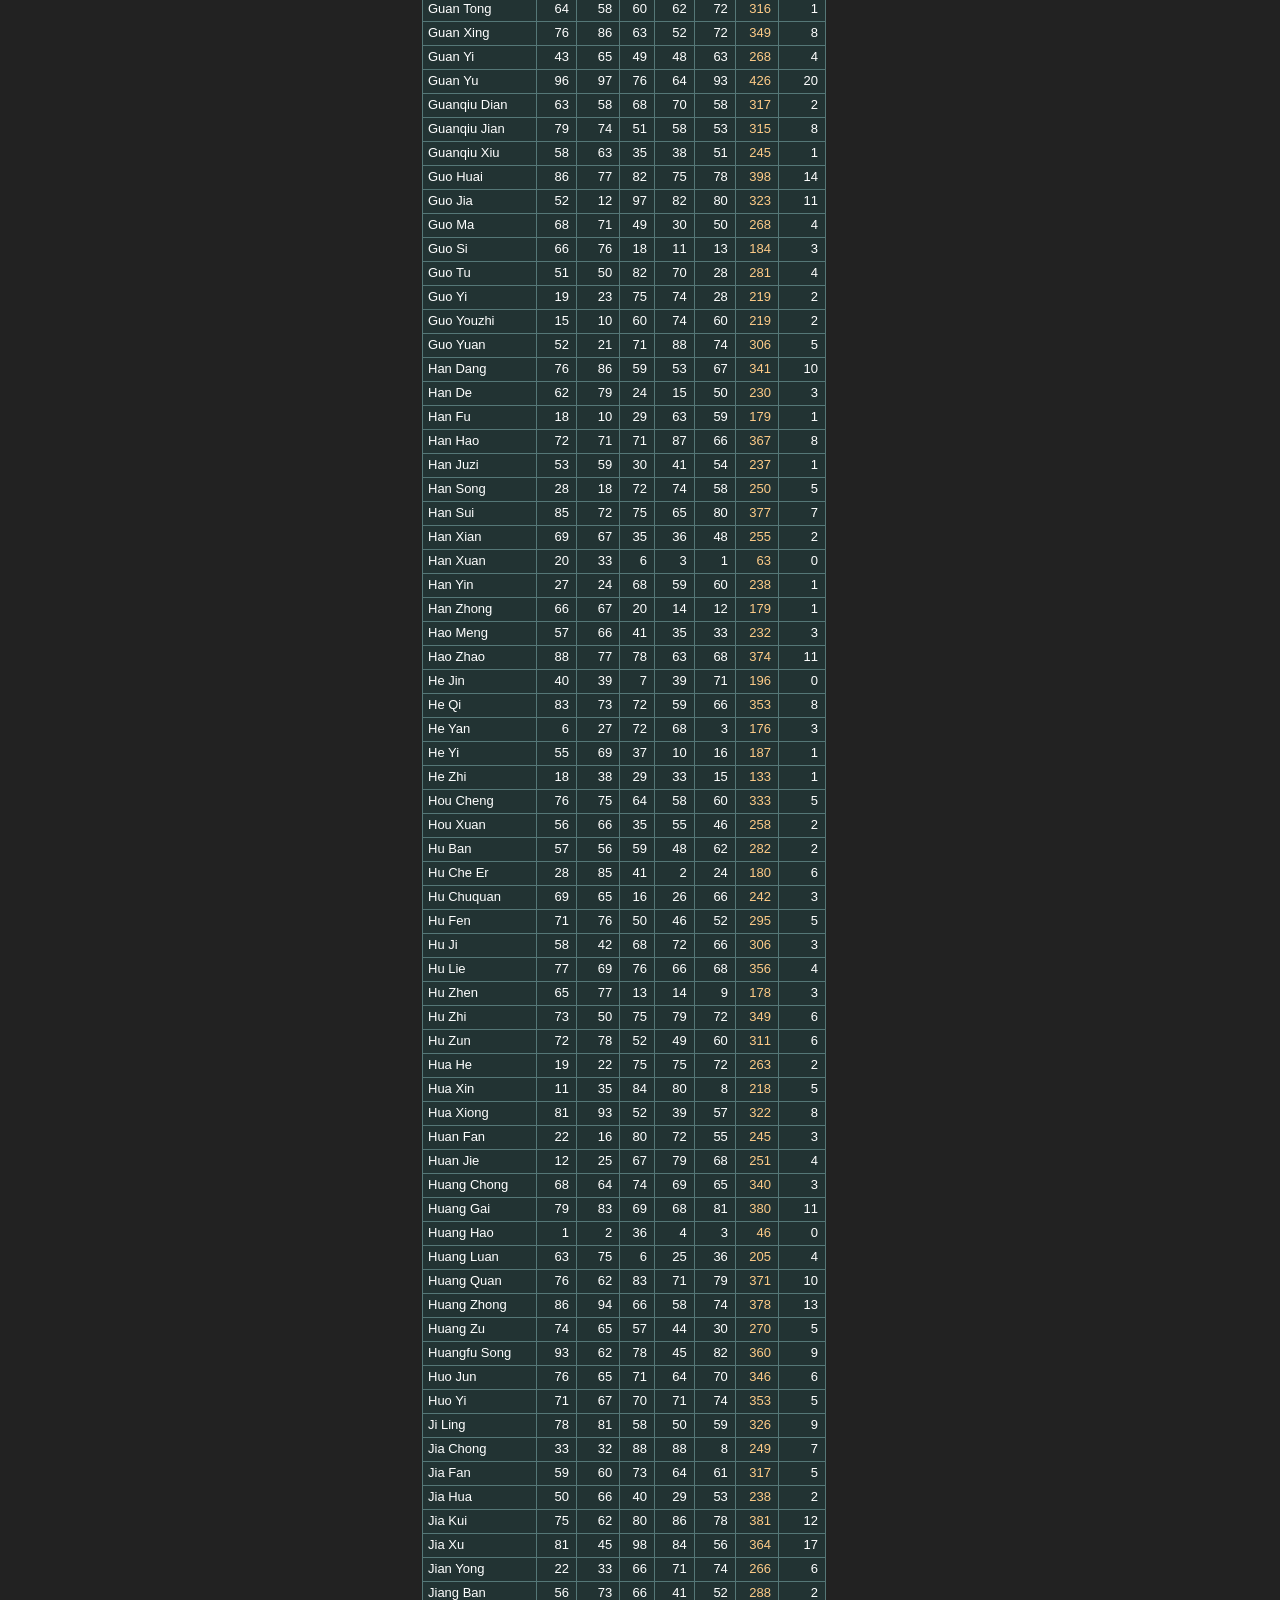
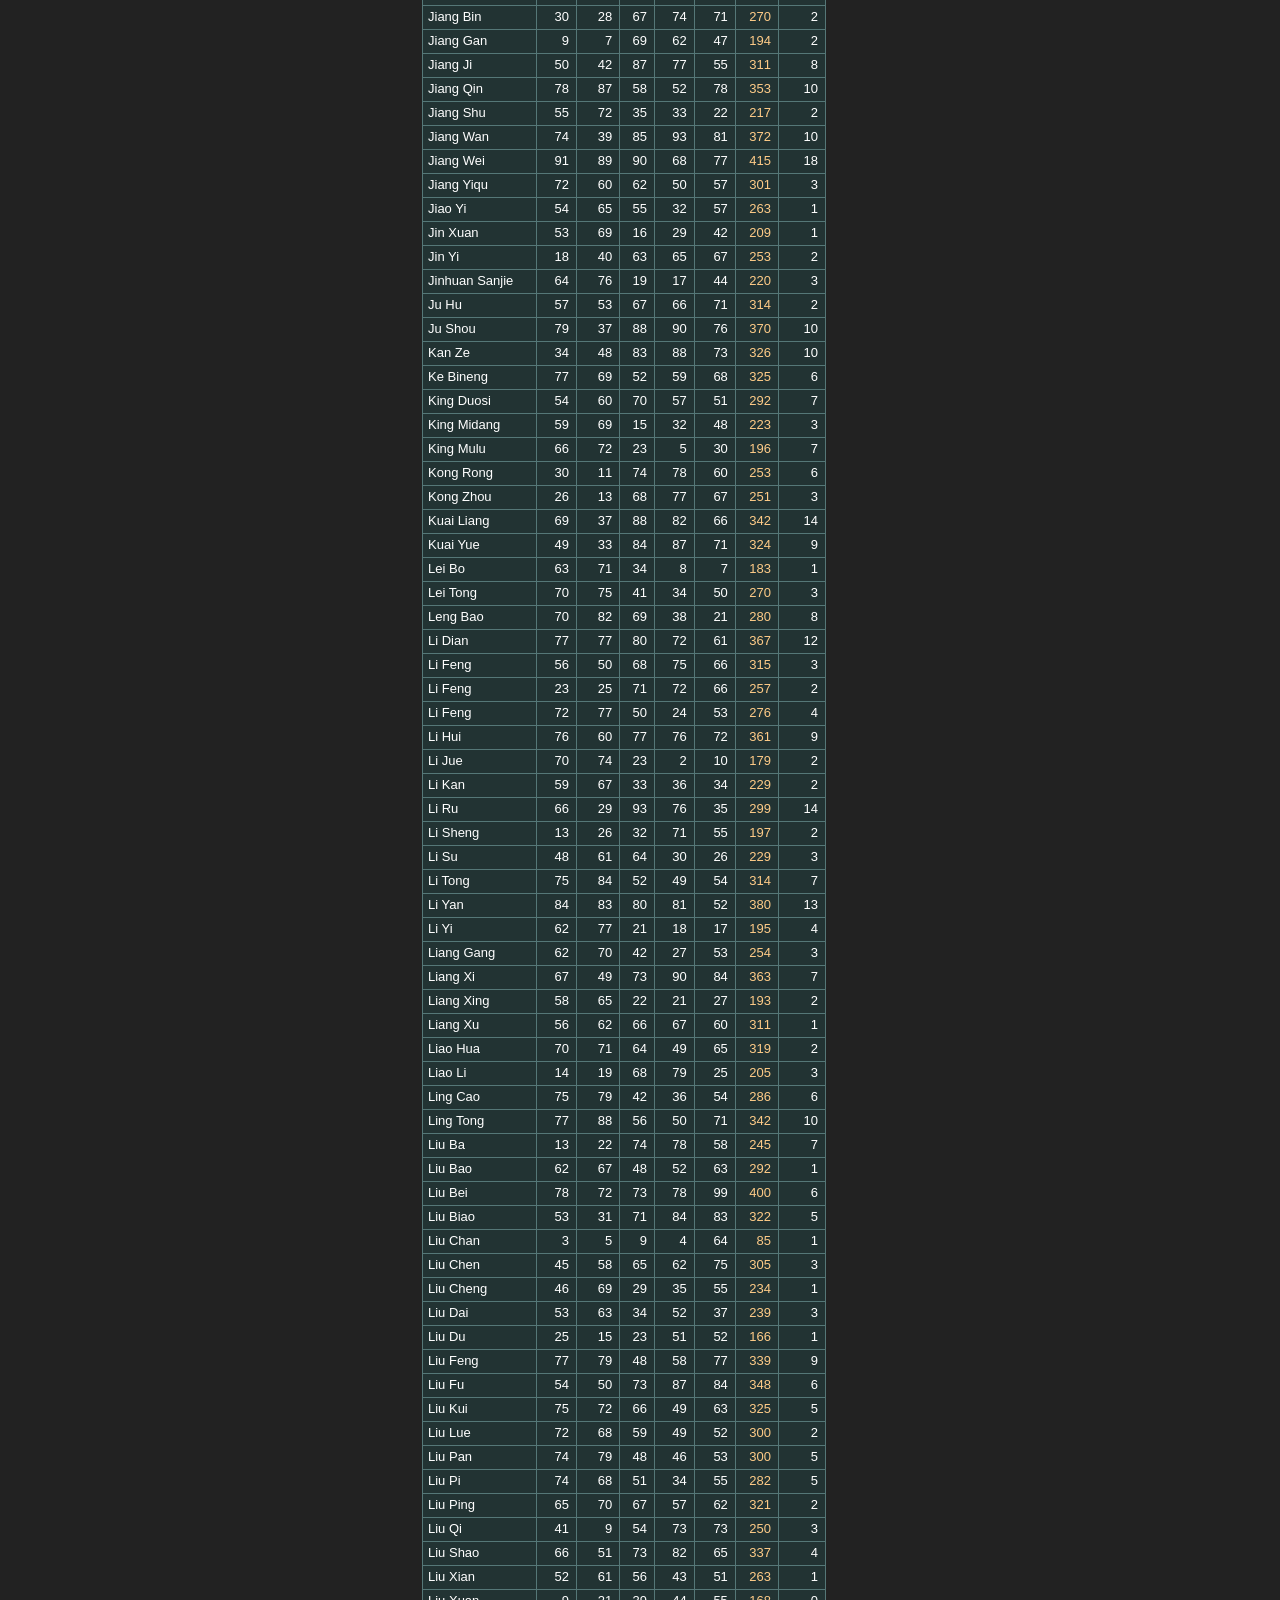
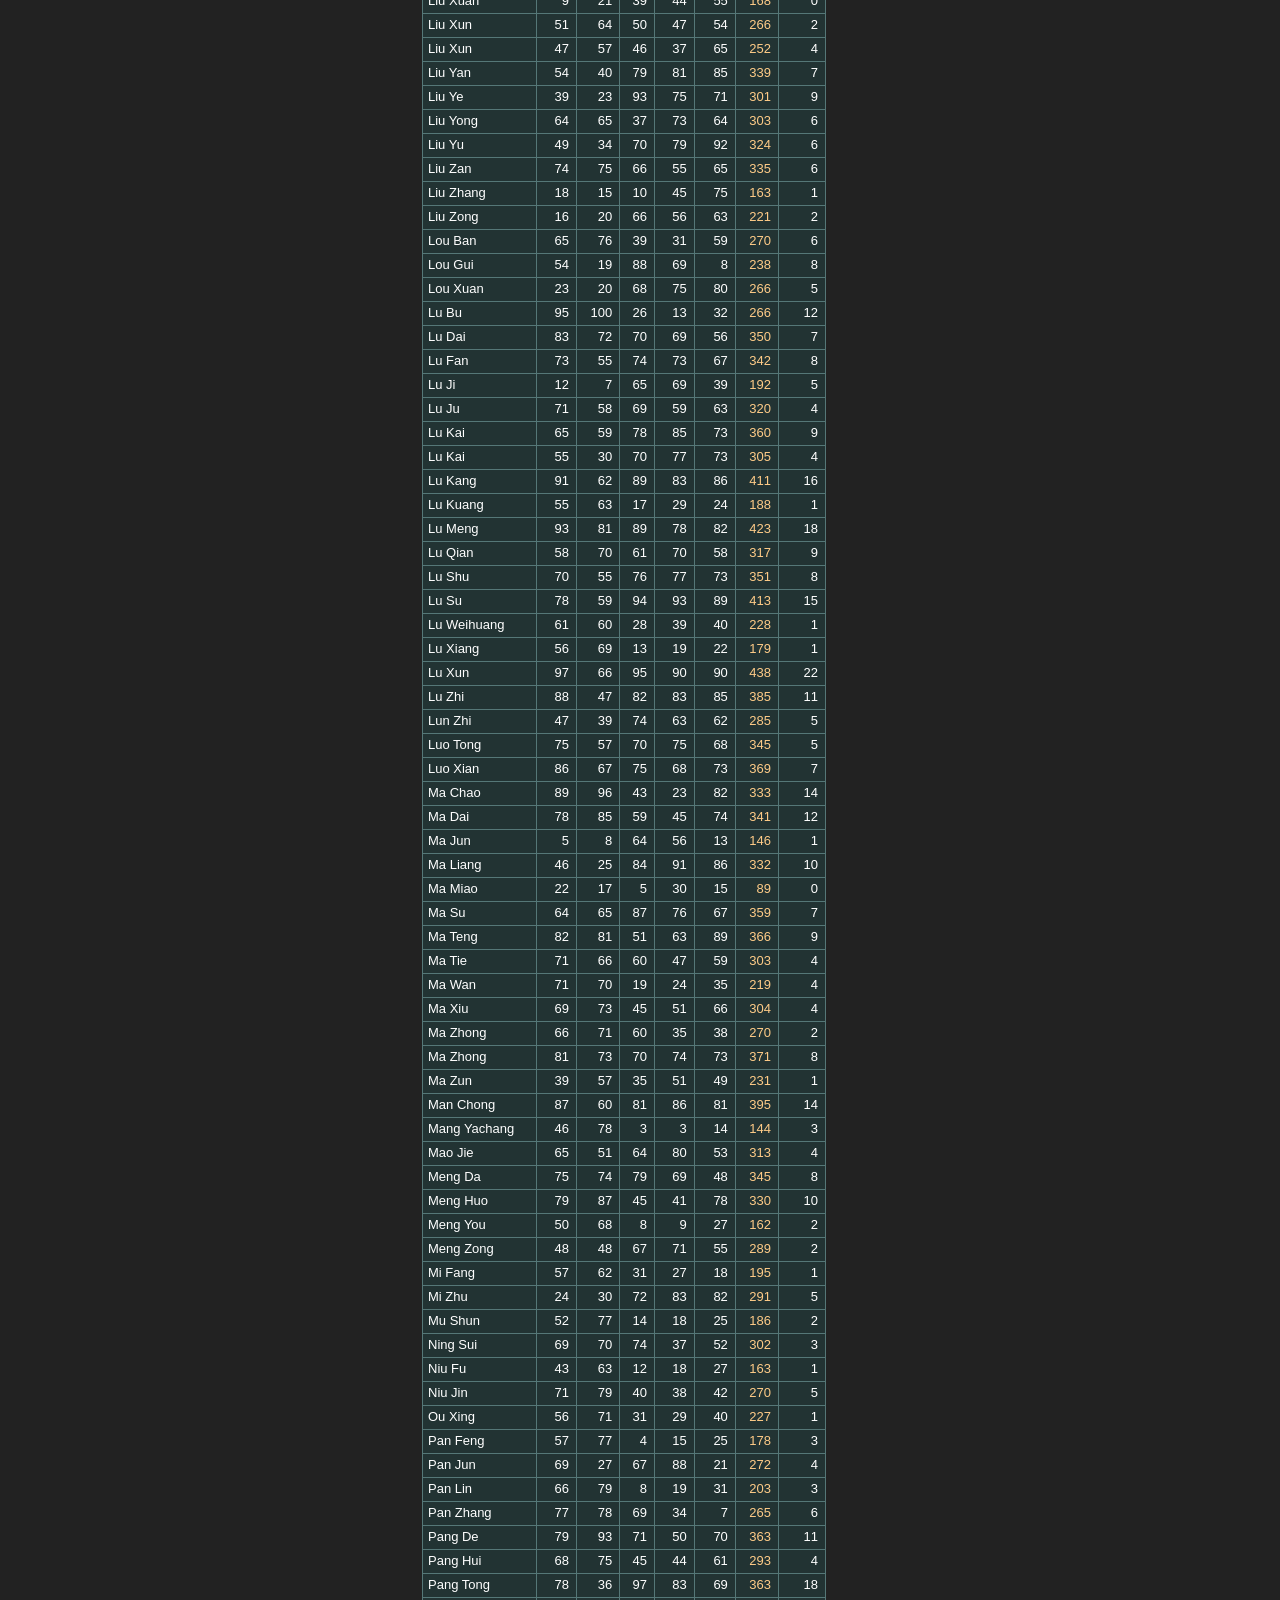
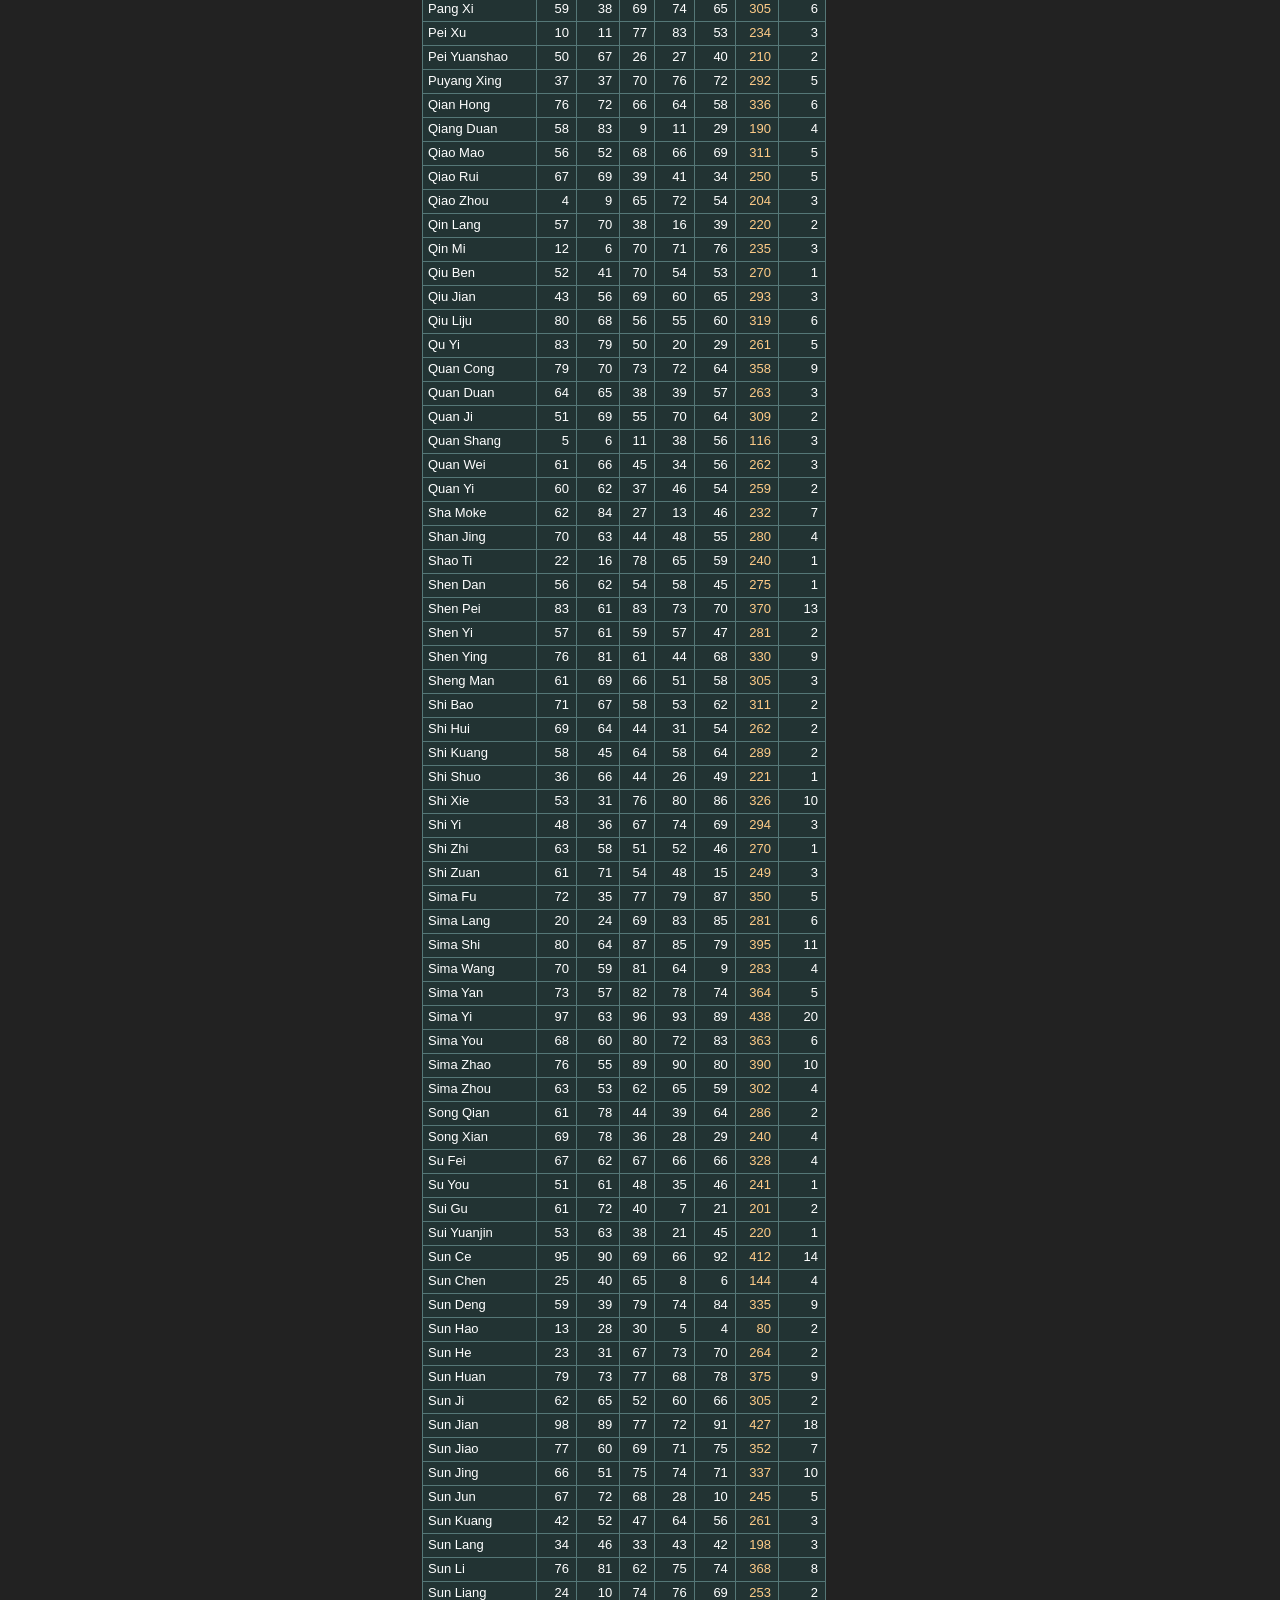
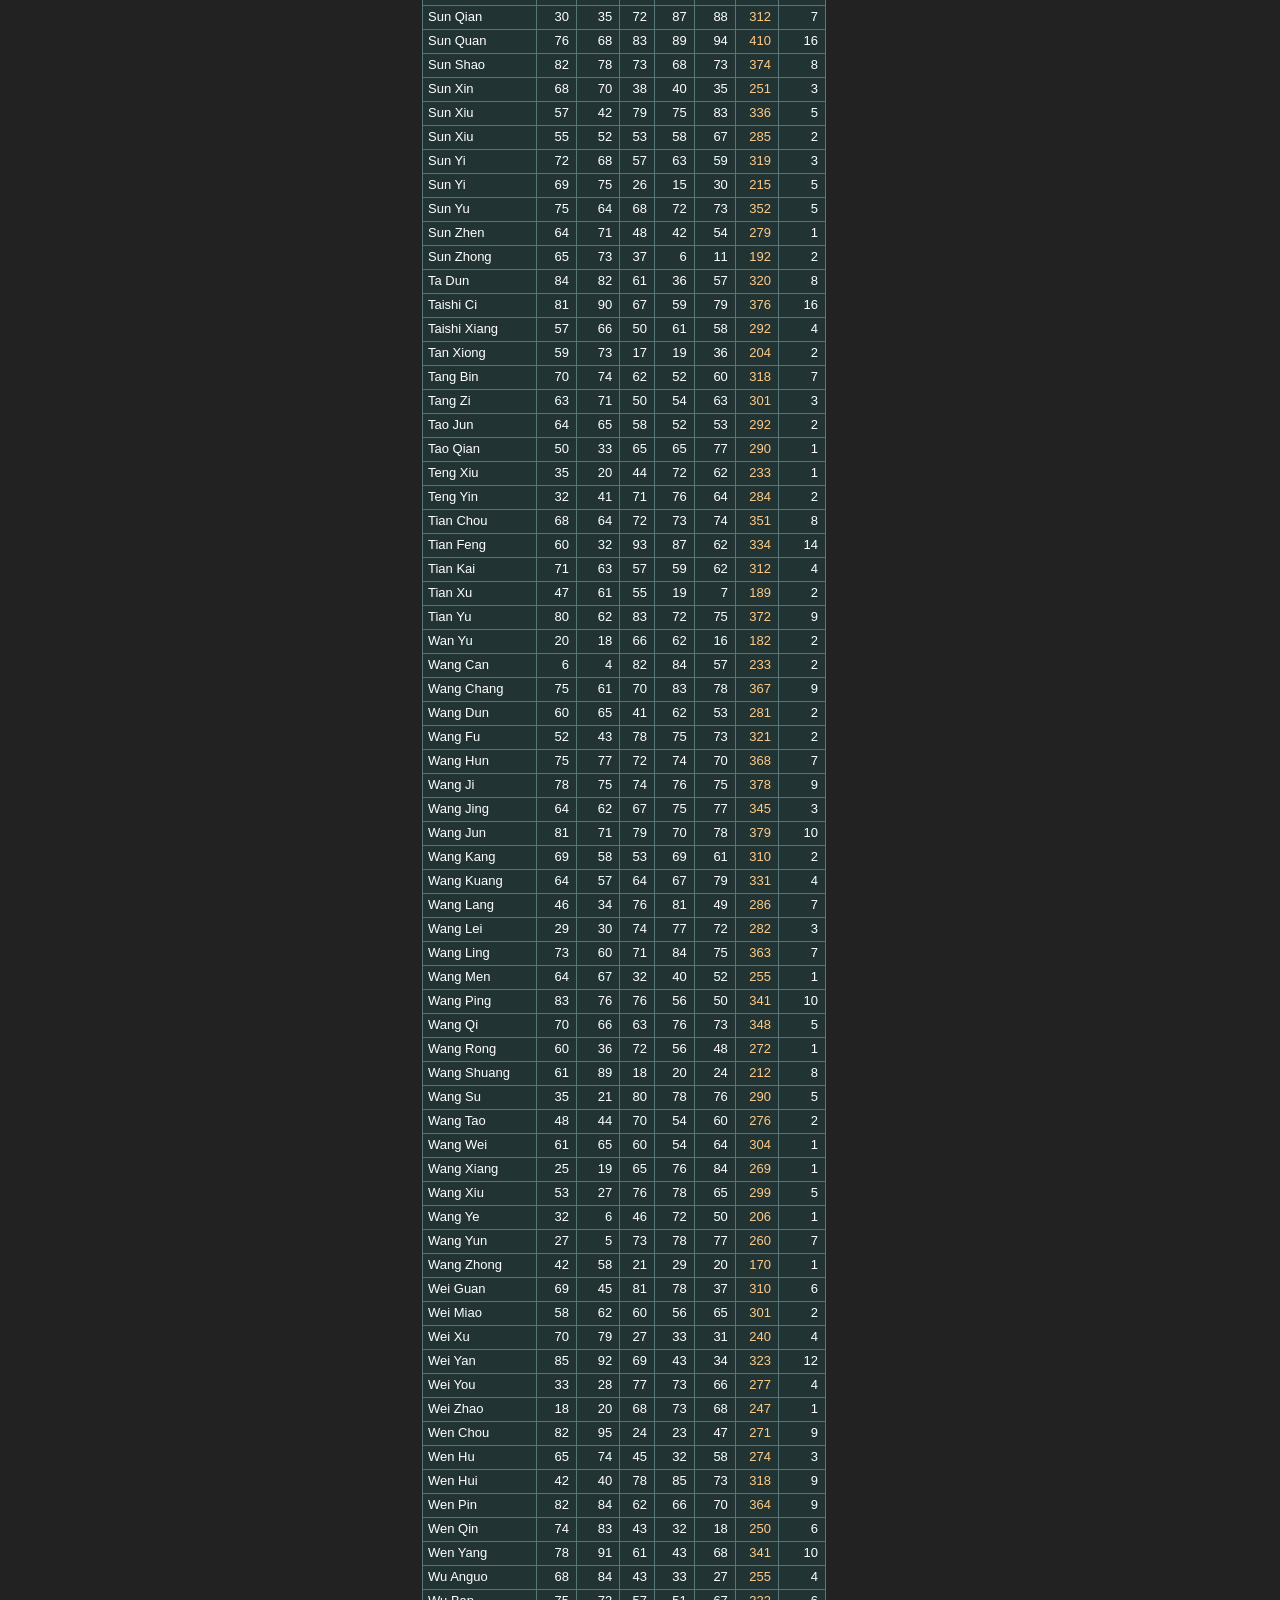
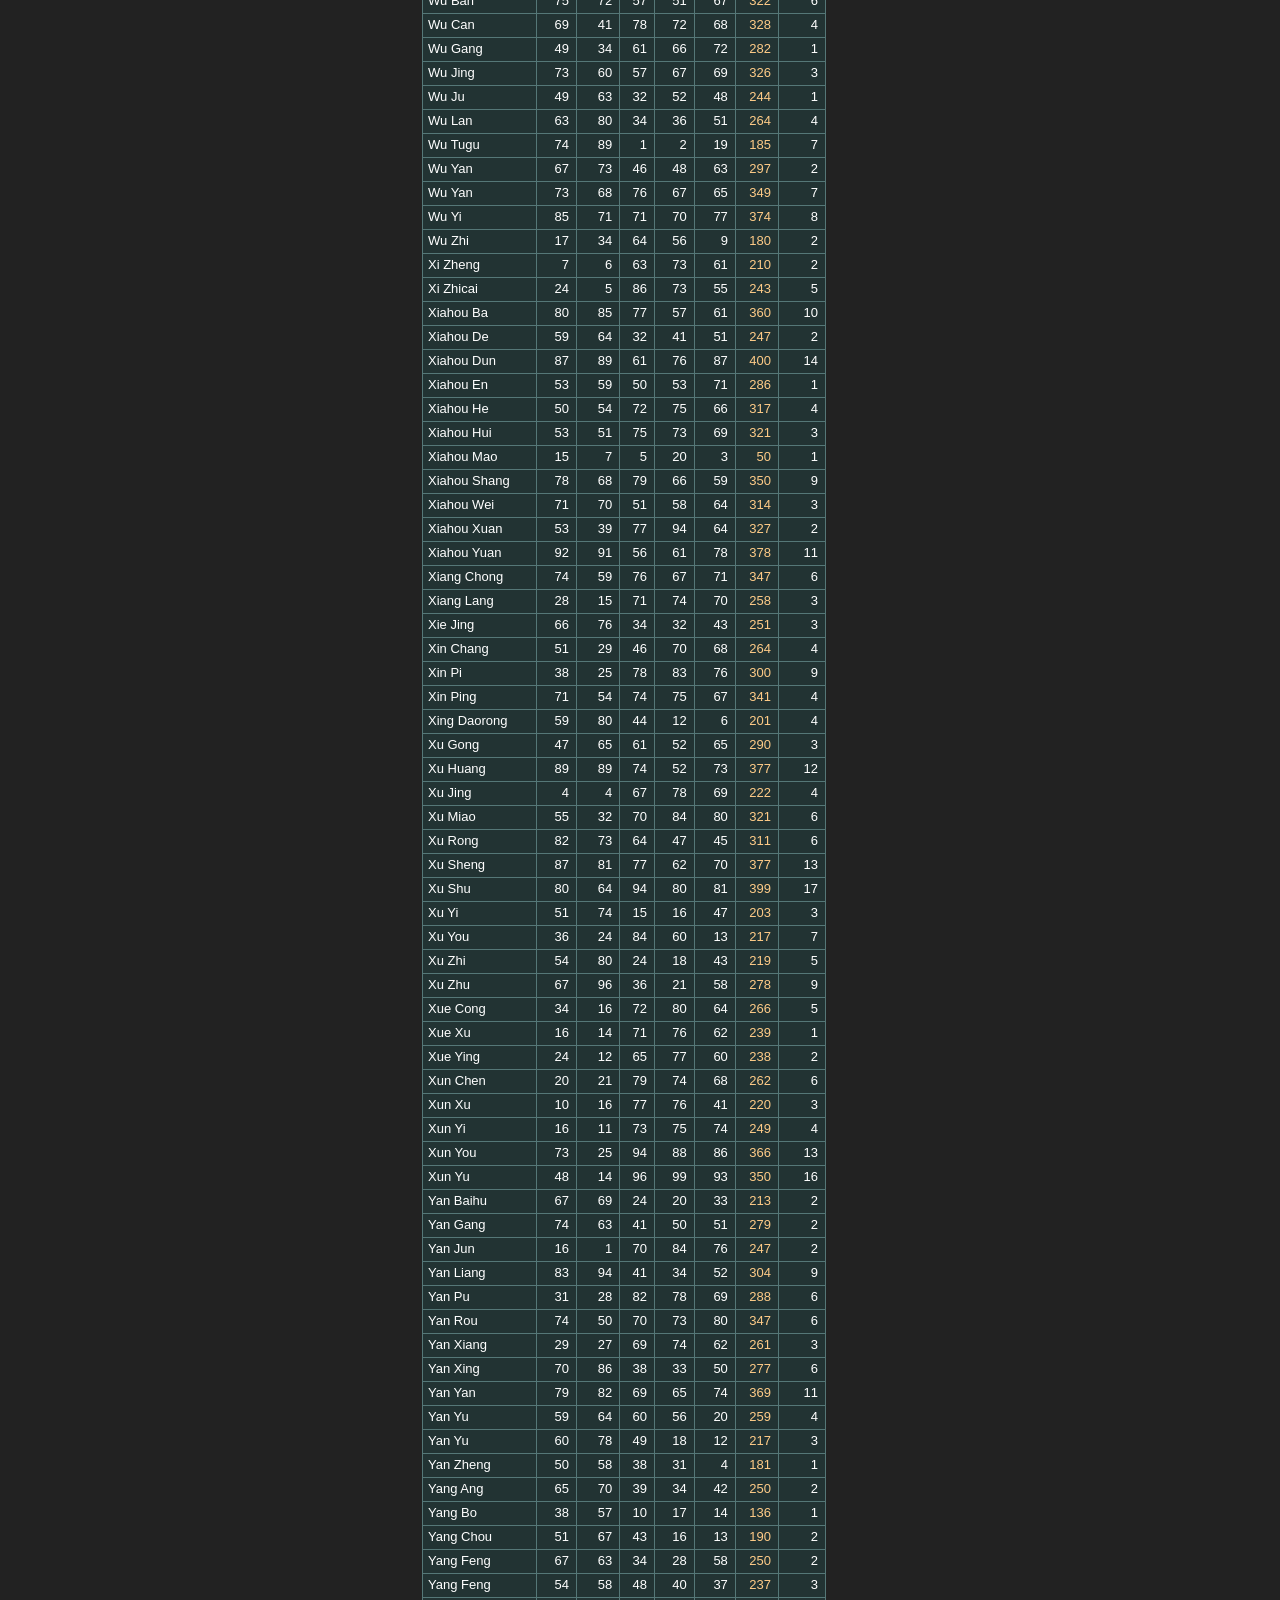
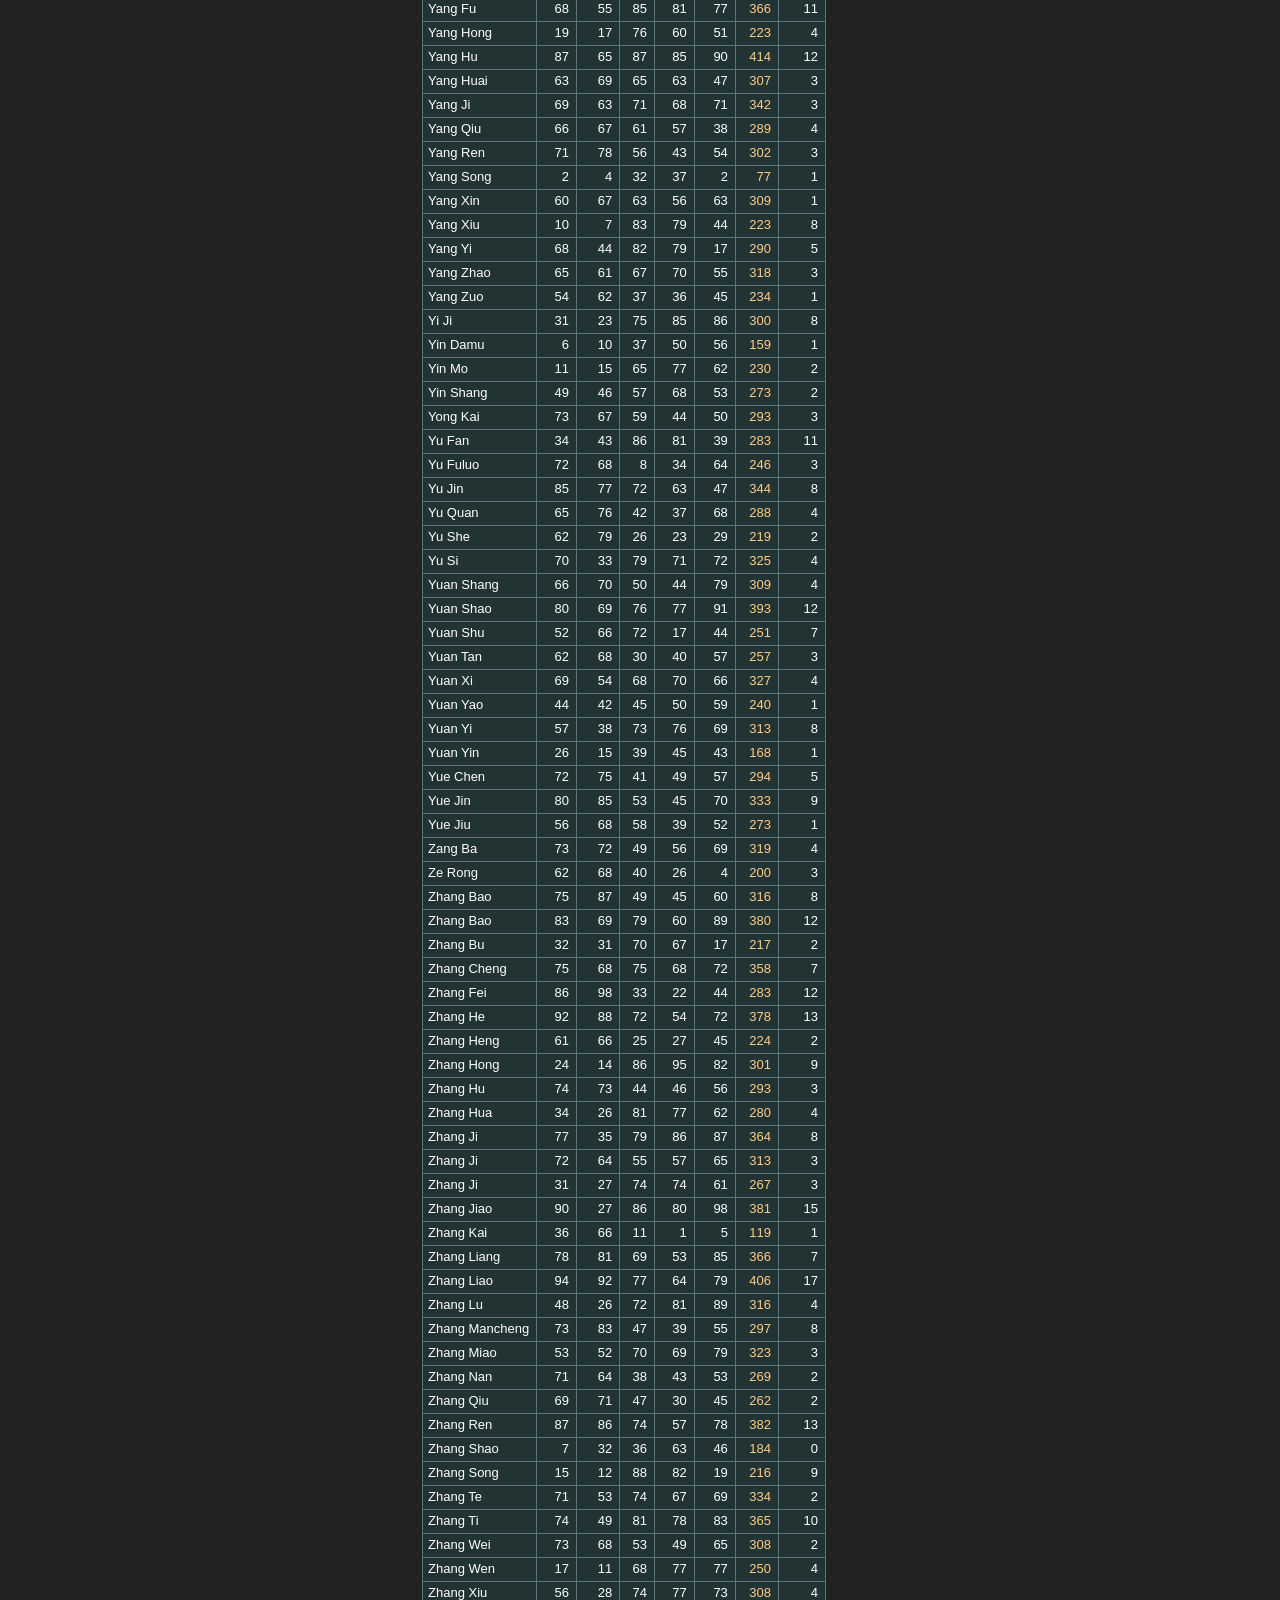
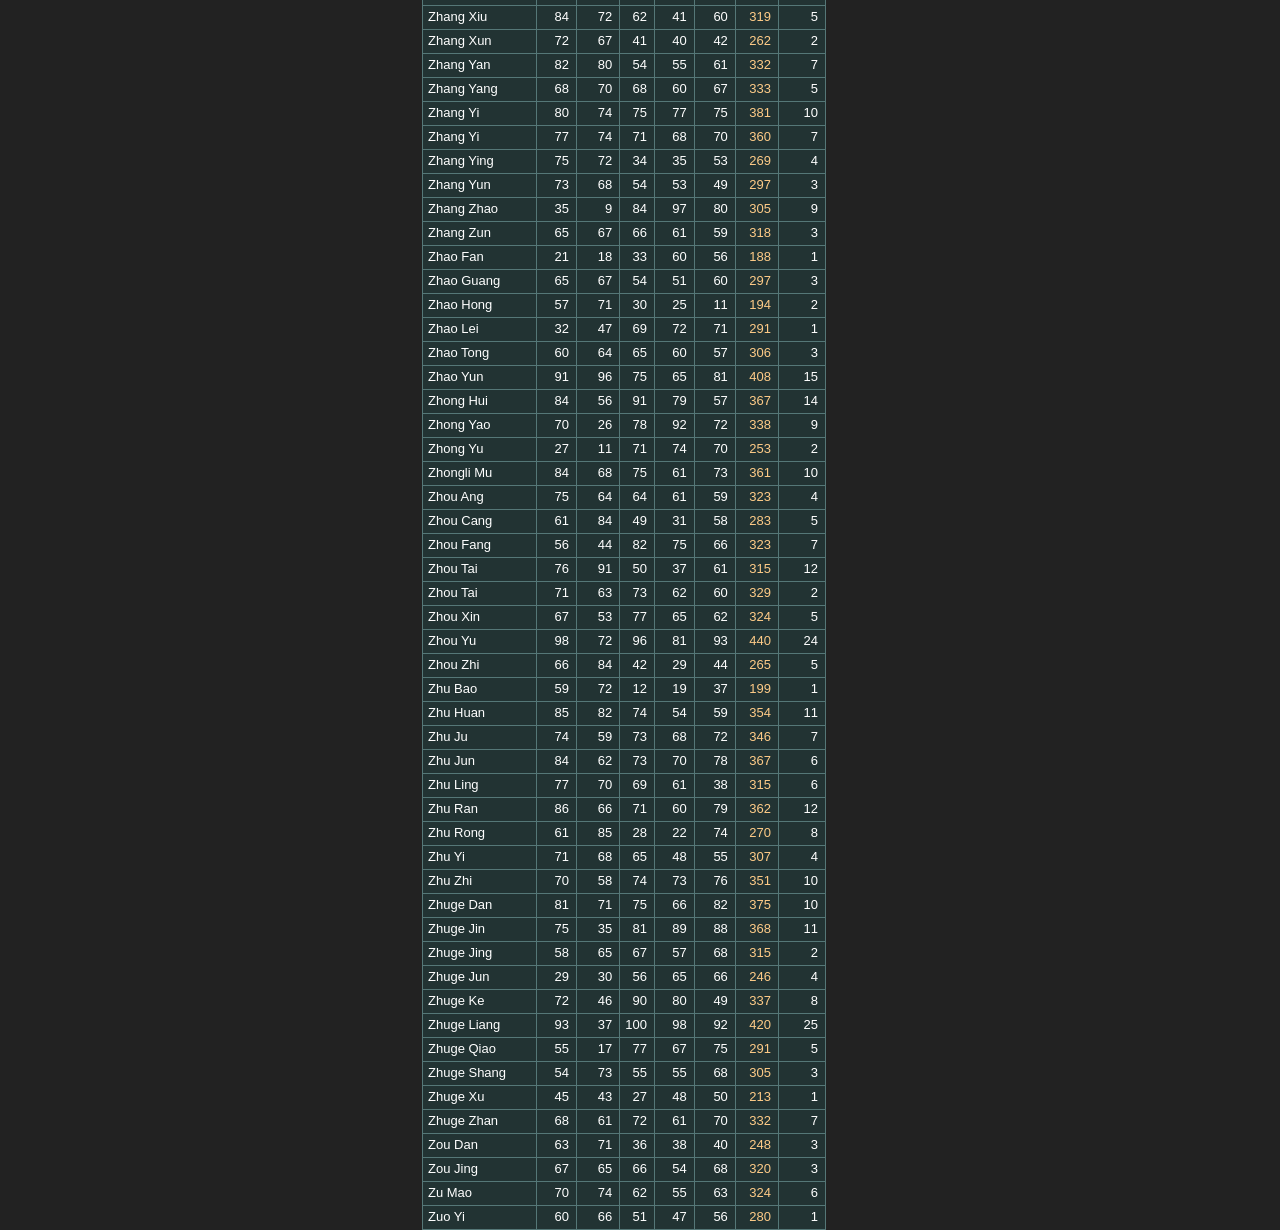
<file: rotk/index.html>
<!DOCTYPE html>
<html lang="en">
	<head>
		<meta charset="UTF-8">
		<meta name="viewport" content="width=device-width">
		<title>ROTK X Officers</title>
		<link rel="stylesheet" type="text/css" href="styles/style.css">
		<script src="scripts/constants.js"></script>
		<script src="scripts/main.js"></script>
	</head>
	<body>
		<div id="container">
			<div id="left">
				<table>
					<tr>
						<td>Name: </td>
						<td><input type="search" id="name" oninput="inputChanged()"></td>
						<td><a href="../index.html">Back</a></td>
					</tr>
					<tr>
						<td colspan="3">Skills: </td>
					</tr>
					<tr>
						<td colspan="3">
							<table id="skill" style="border-collapse: collapse;"></table>
						</td>
					</tr>
					<tr>
						<td>Sort: </td>
						<td colspan="2">
							<select id="sort" onchange="inputChanged()">
								<option value="name">Name</option>
								<option value="ldr">LDR</option>
								<option value="war">WAR</option>
								<option value="int">INT</option>
								<option value="pol">POL</option>
								<option value="chr">CHR</option>
								<option value="total">Total</option>
								<option value="skills">Skills</option>
							</select>
						</td>
					</tr>
					<tr>
						<td>Order: </td>
						<td colspan="2">
							<select id="order" onchange="inputChanged()">
								<option value="asc">Ascending</option>
								<option value="dsc">Descending</option>
							</select>
						</td>
					</tr>
				</table>
			</div>
			<div id="output"></div>
			<div id="displayContainer">
				<div id="display" onclick="hideDisplay()"></div>
			</div>
		</div>
	</body>
</html>
</file>
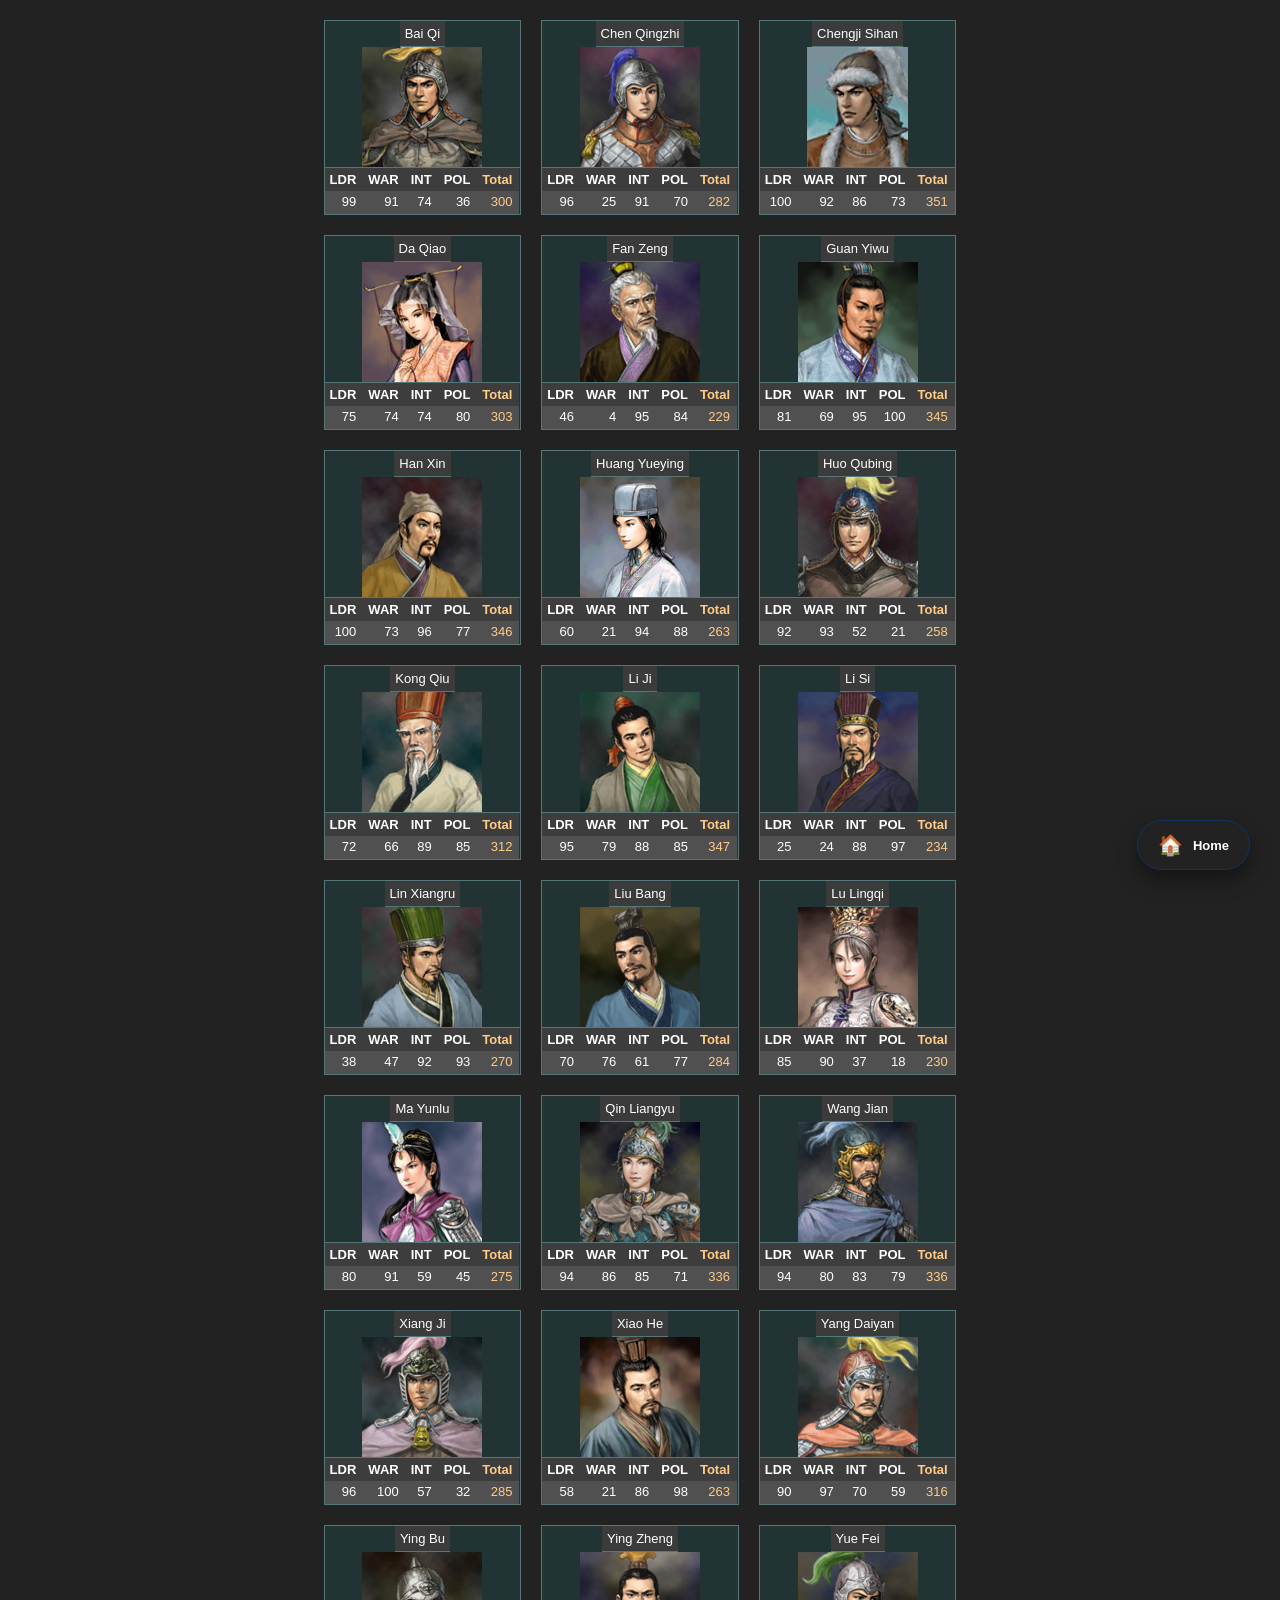
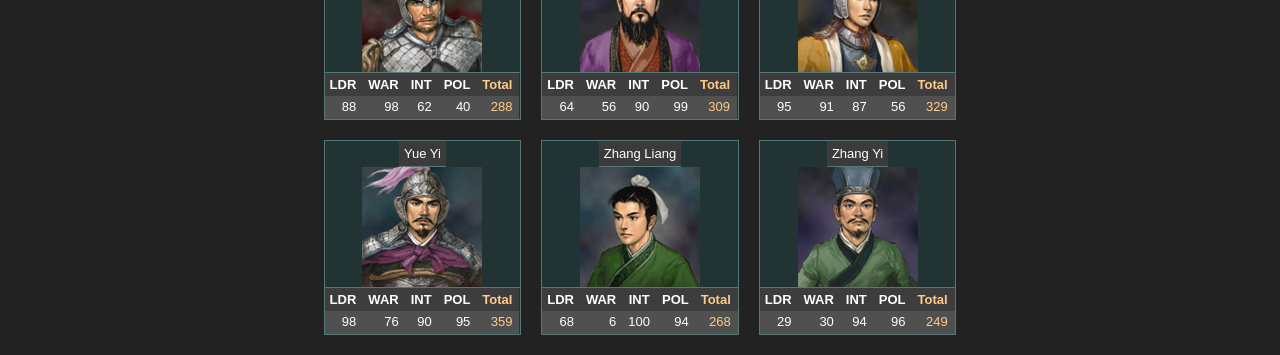
<file: rotk9/index.html>
<!DOCTYPE html>
<html lang="en">
	<head>
		<meta charset="UTF-8">
		<meta name="viewport" content="width=device-width">
		<title>ROTK IX Secret Officers</title>
		<link rel="stylesheet" type="text/css" href="style.css">
		<script src="main.js"></script>
	</head>
	<body>
		<div id="container">
			<div id="output"></div>
		</div>
		
		<a href="../index.html" class="home-button" title="Back to Home">
			<span class="home-icon">🏠</span>
			<span class="home-text">Home</span>
		</a>
	</body>
</html>
</file>
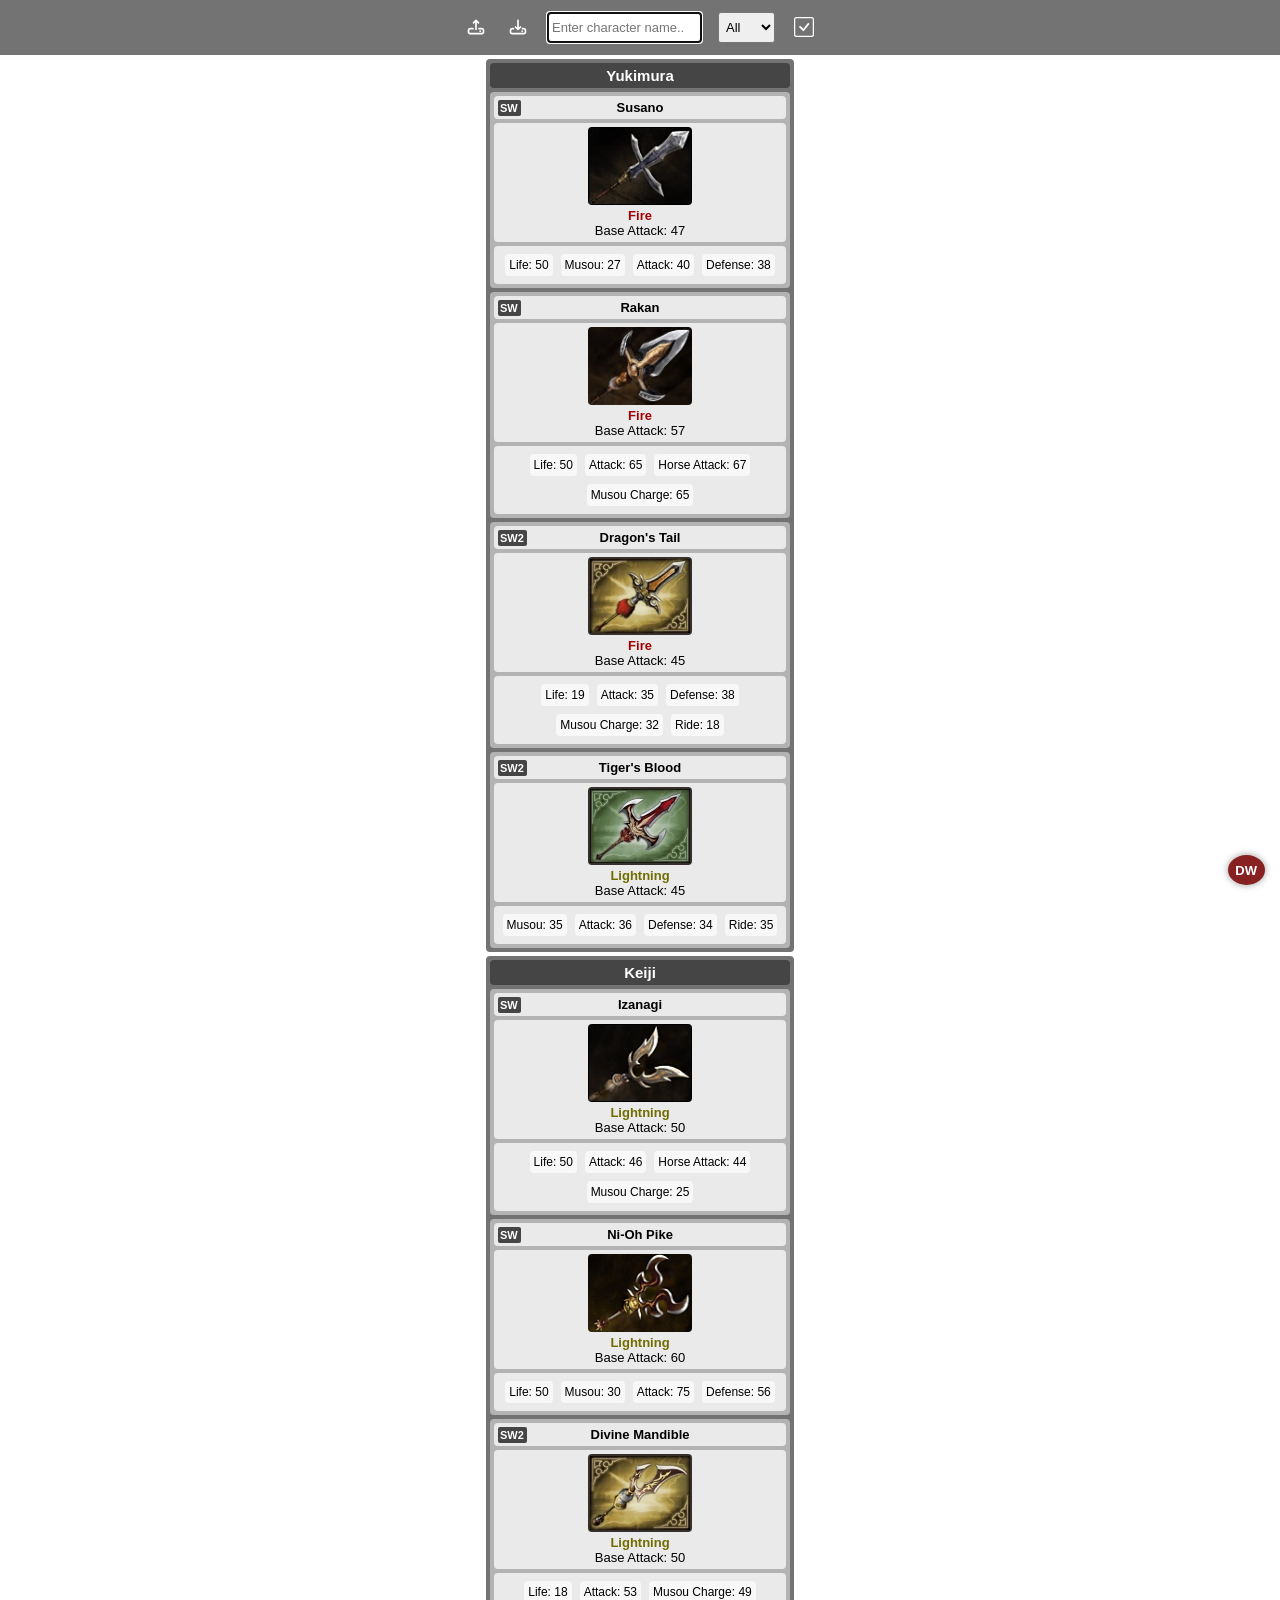
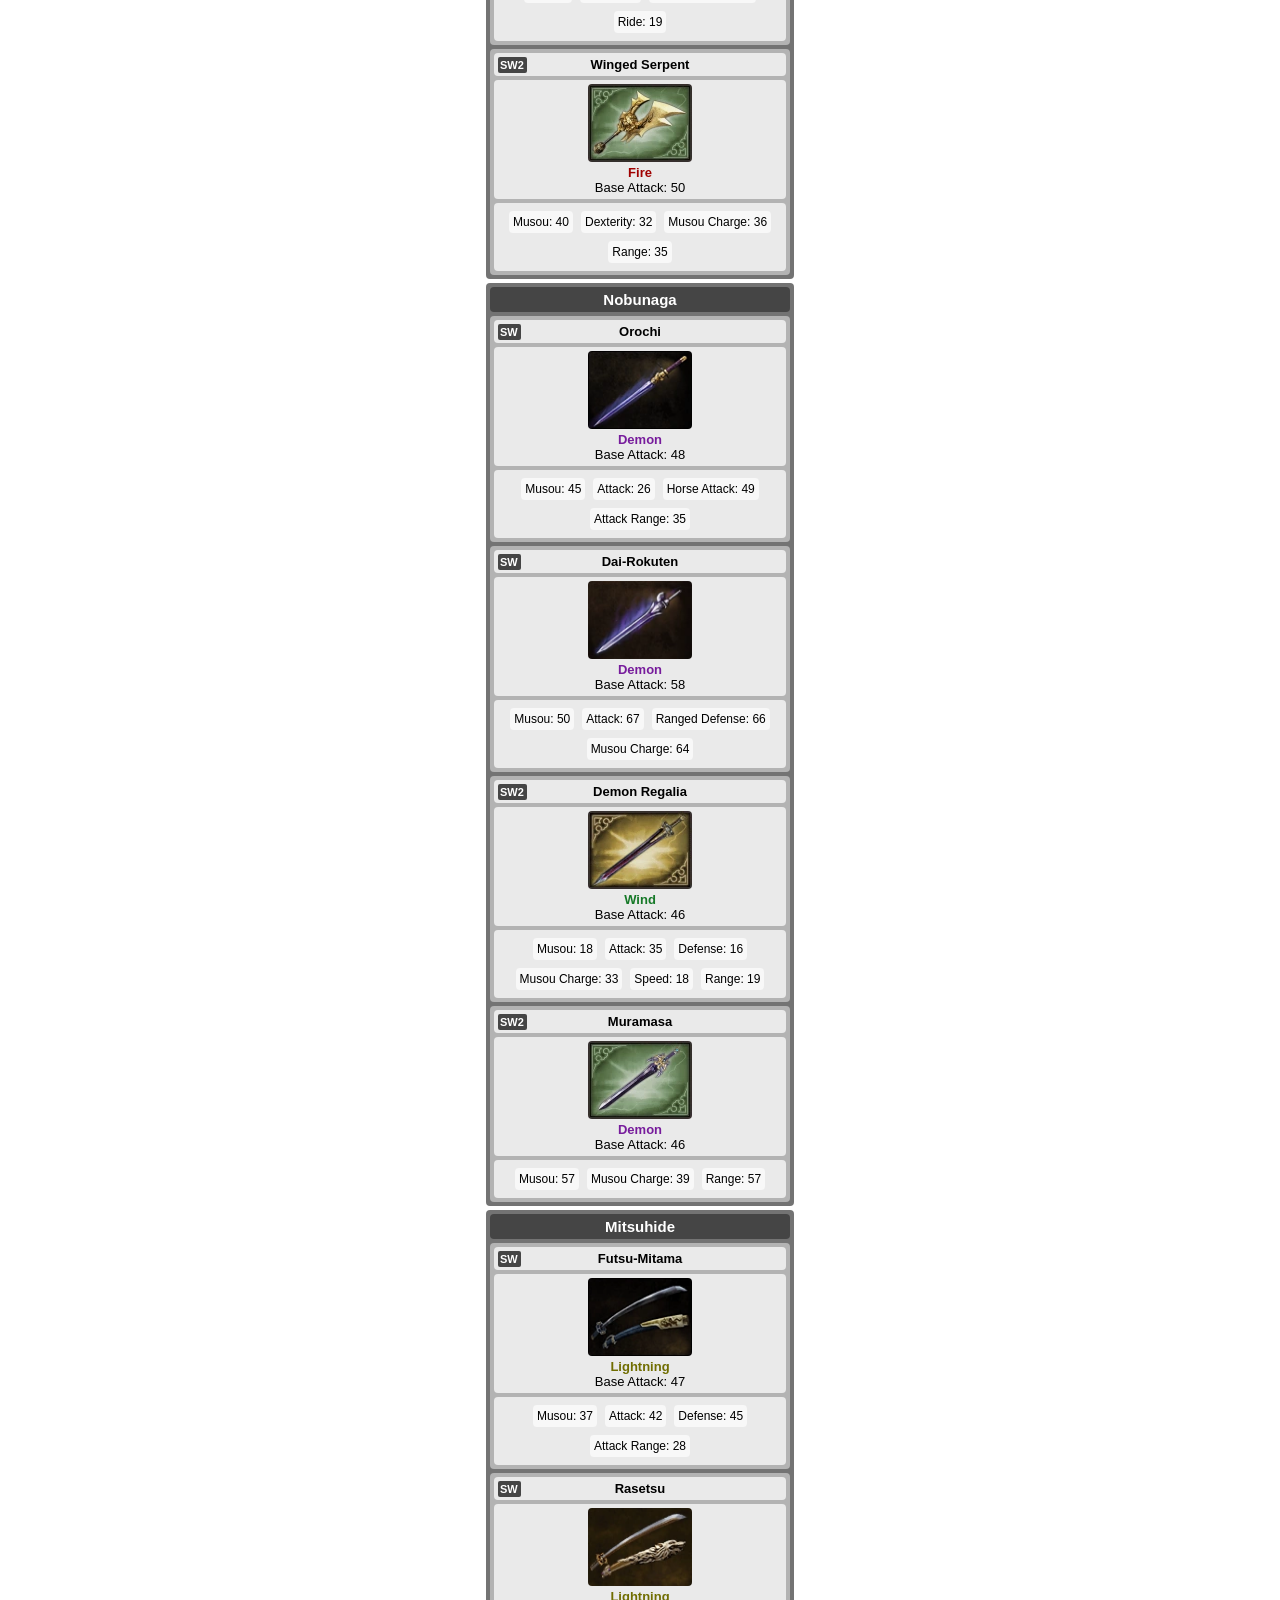
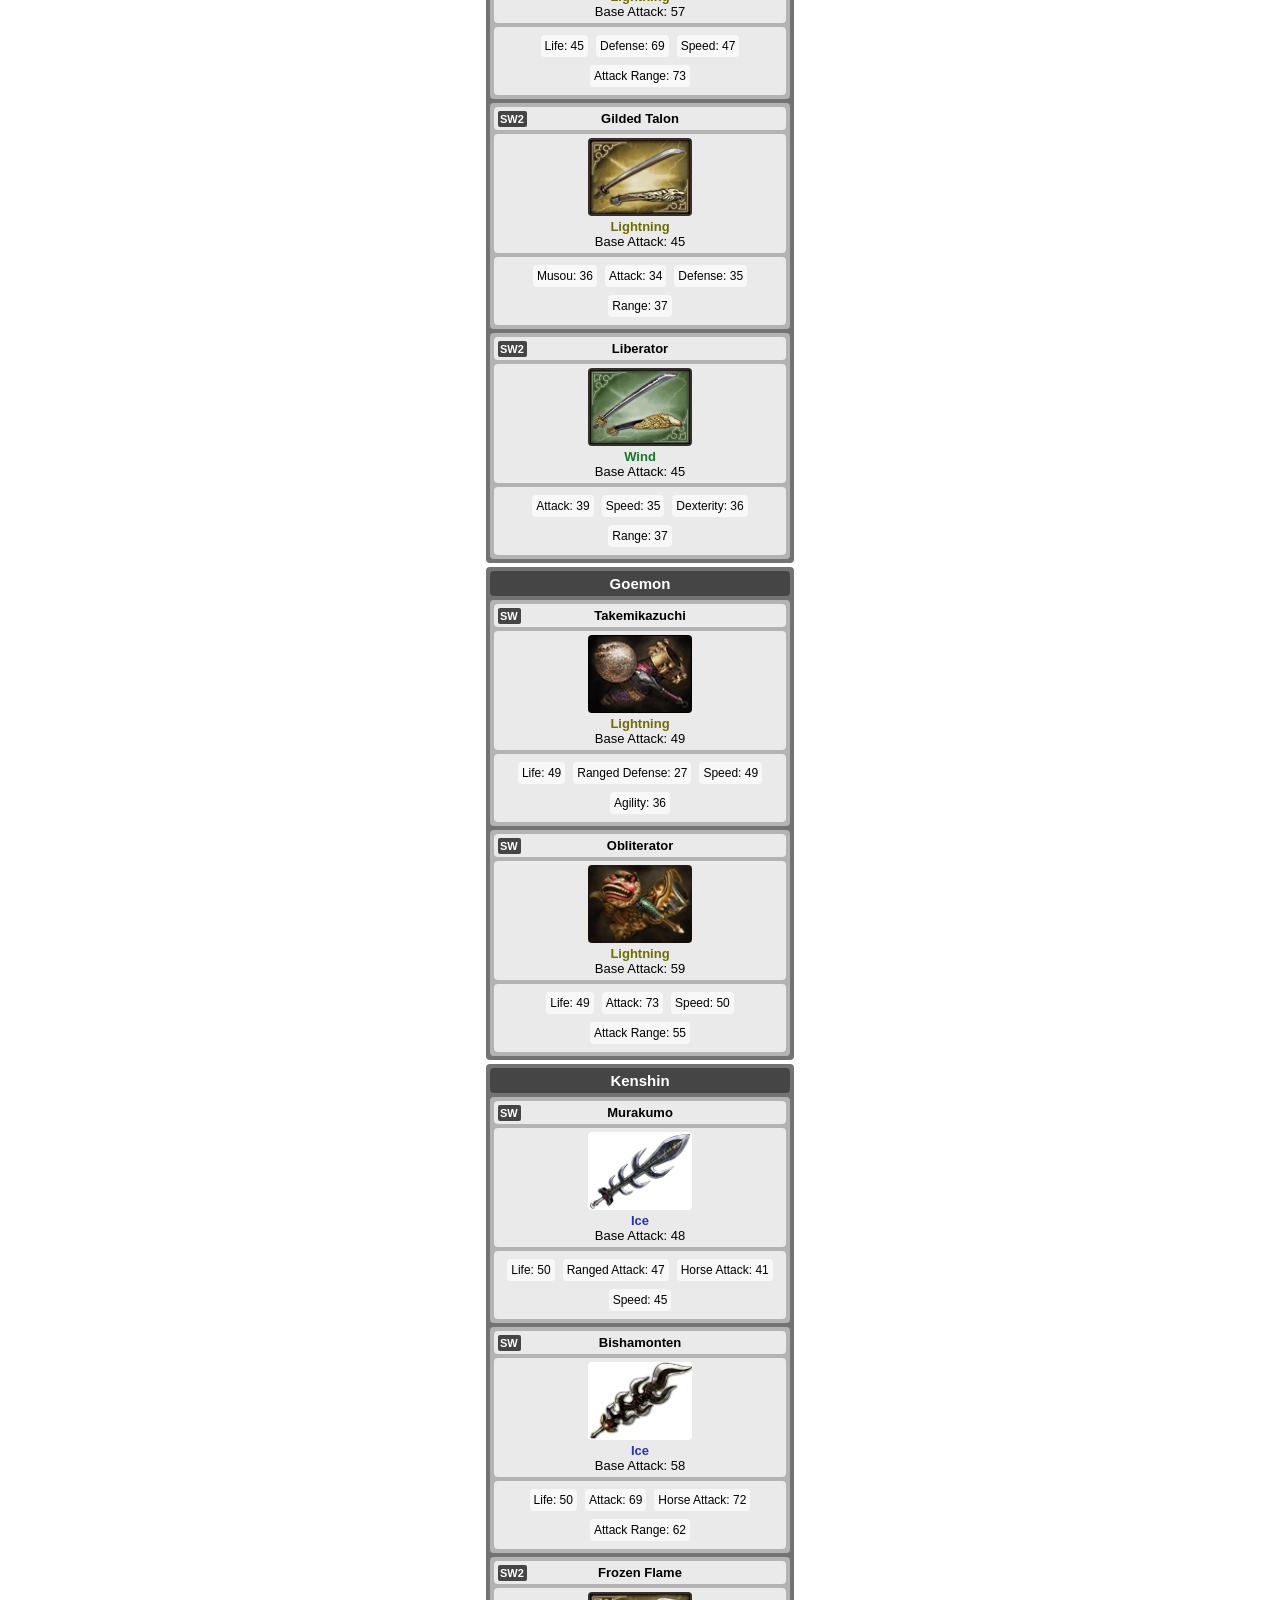
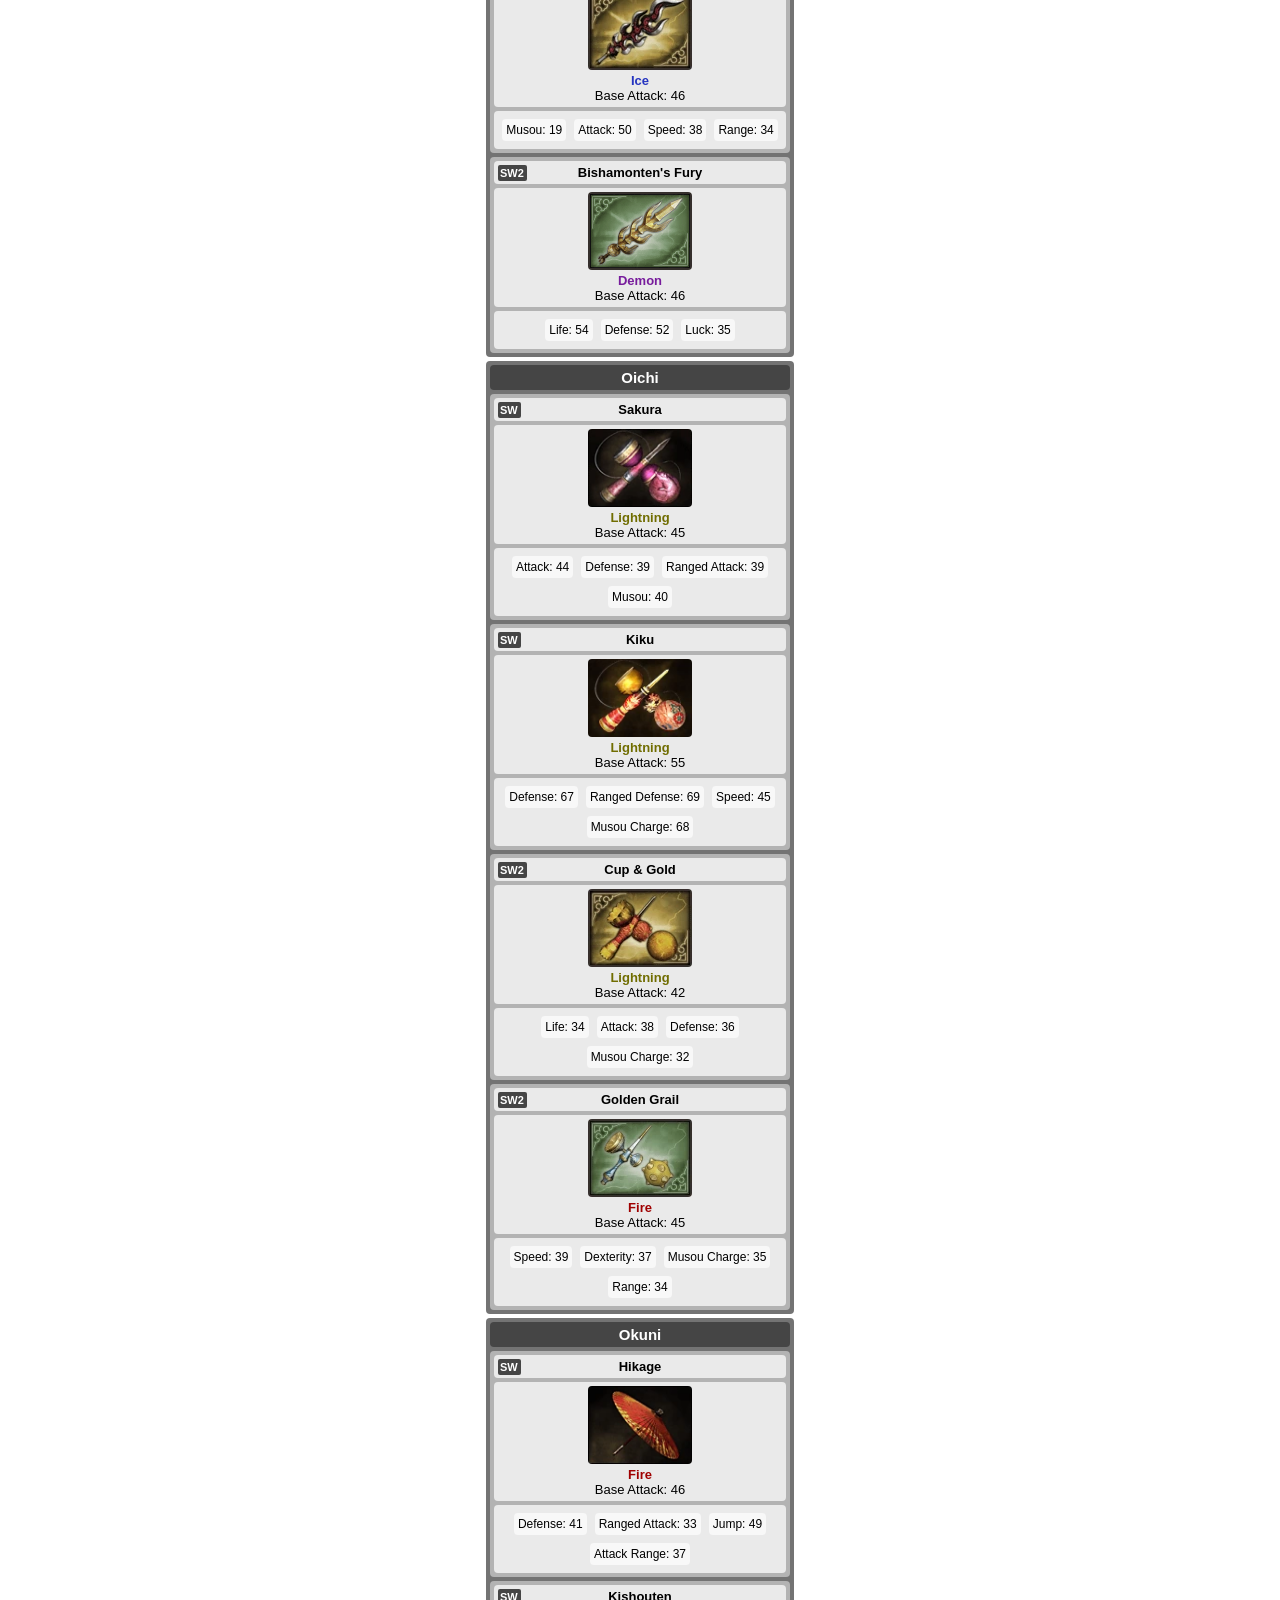
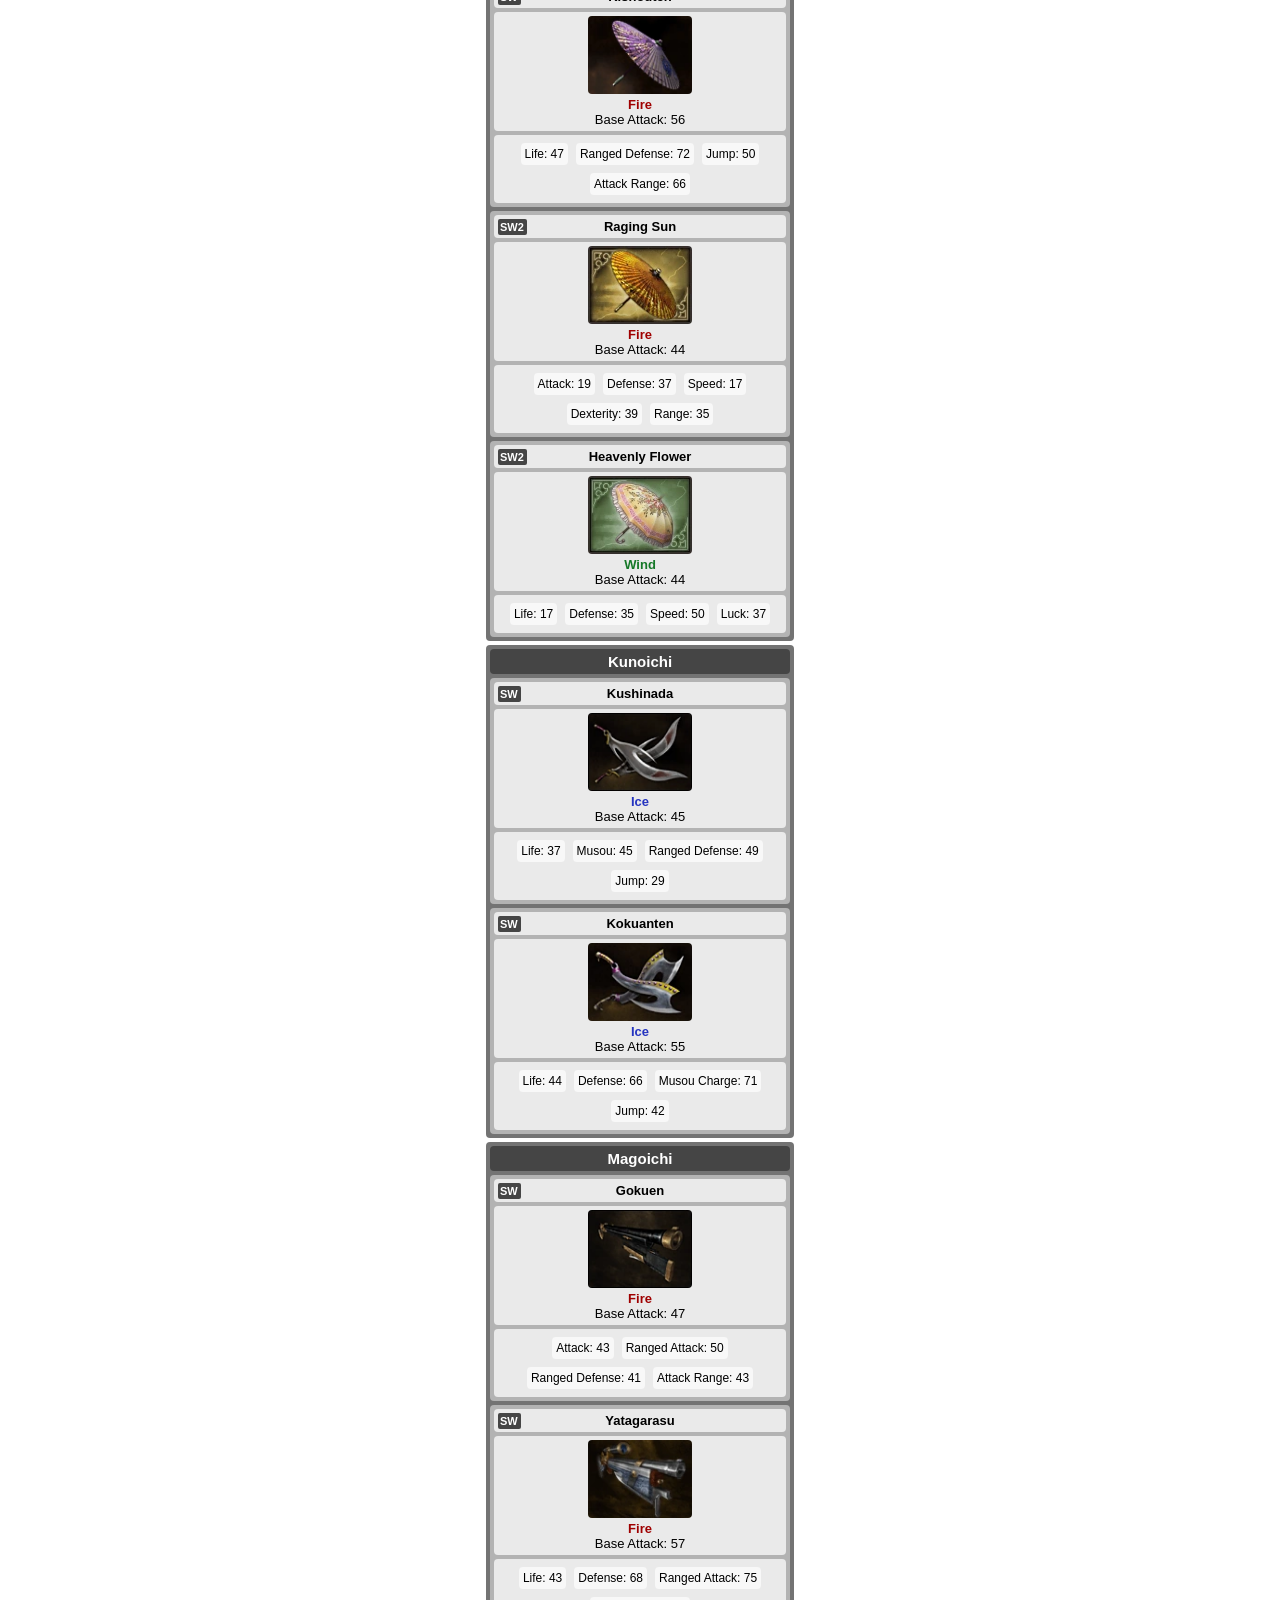
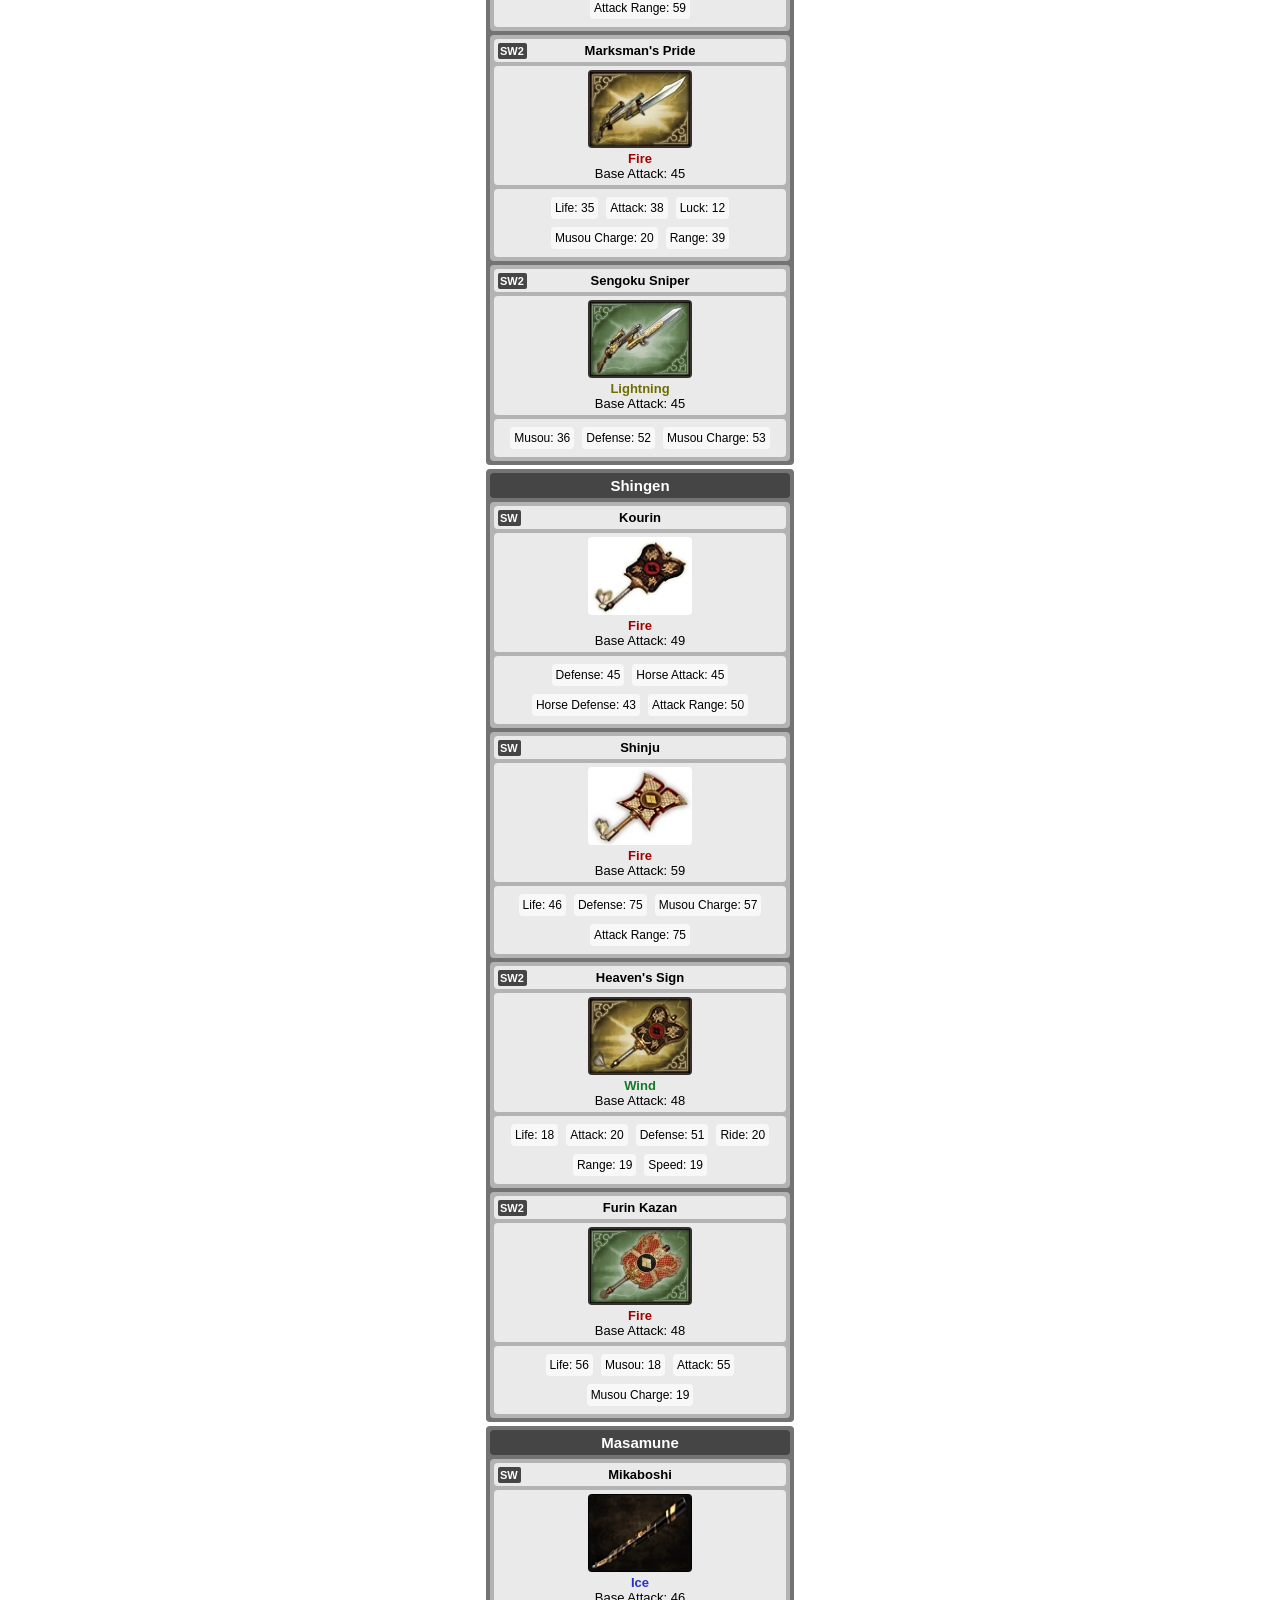
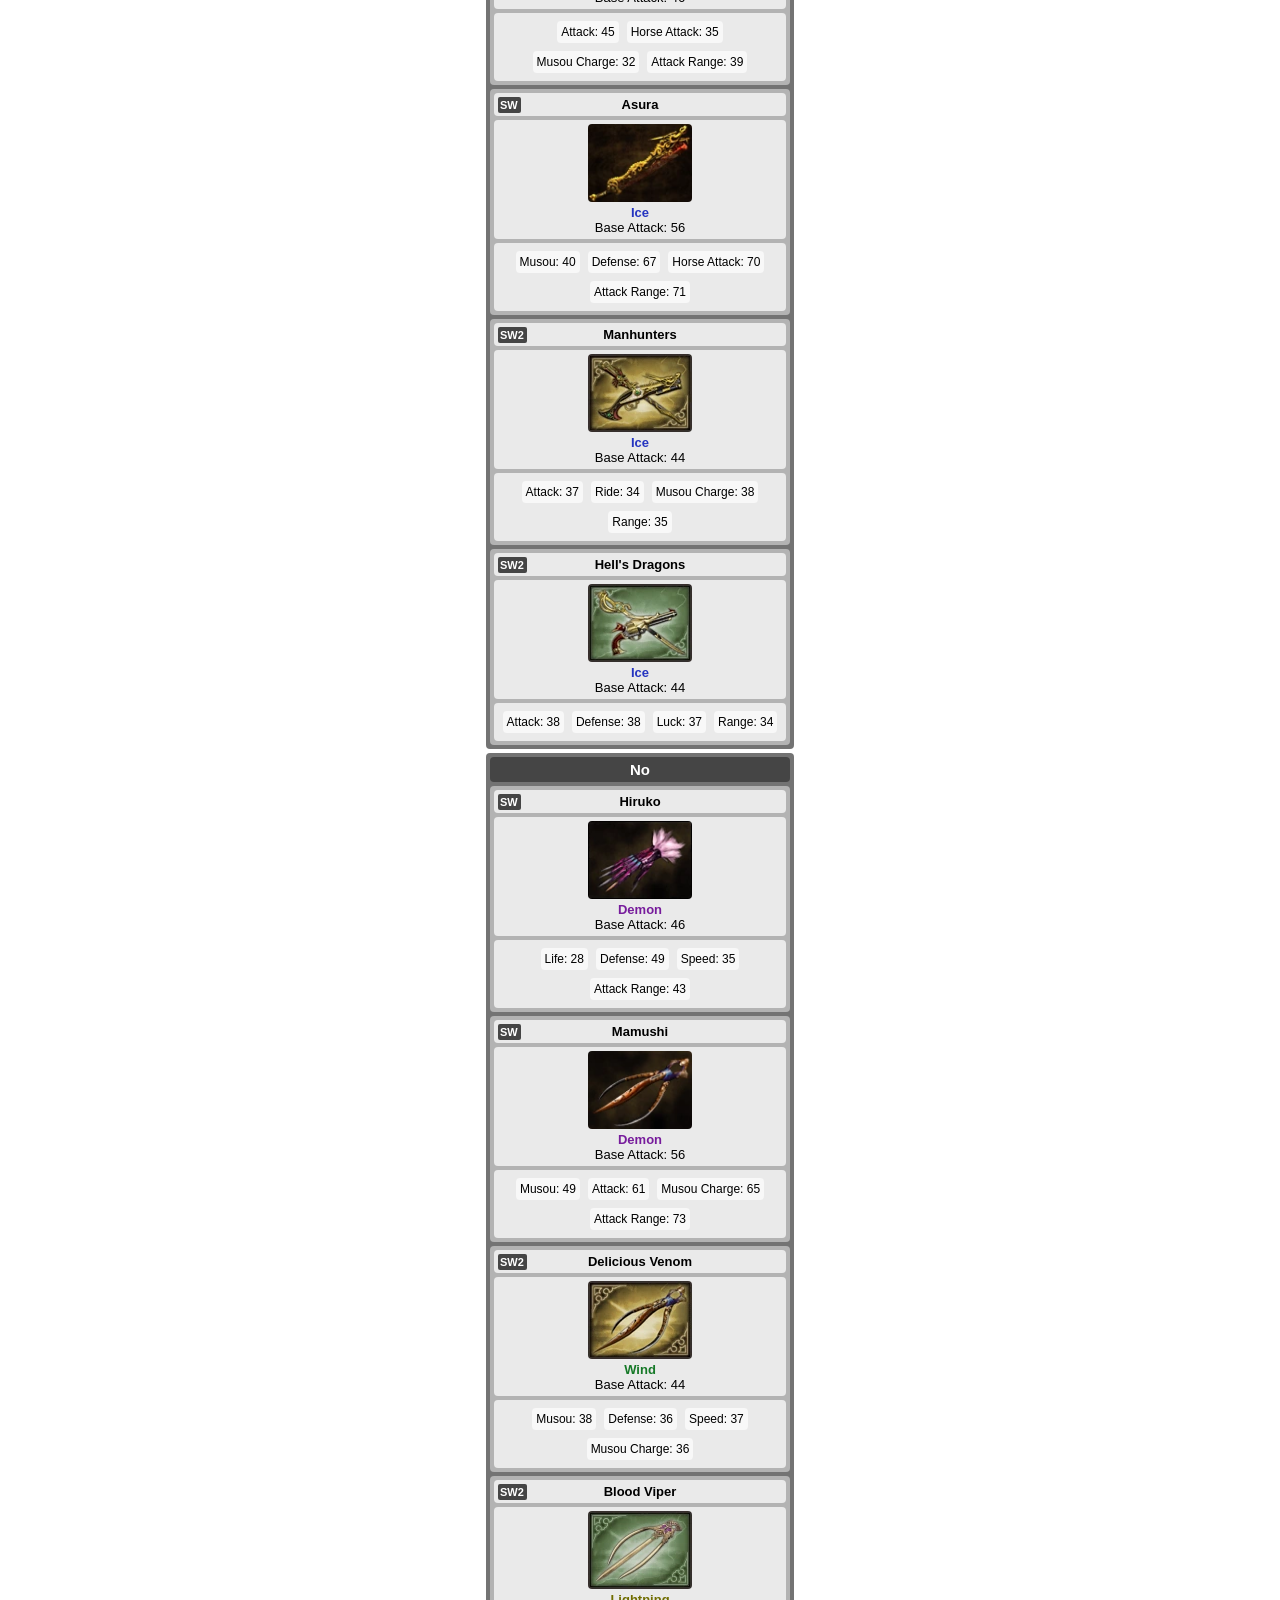
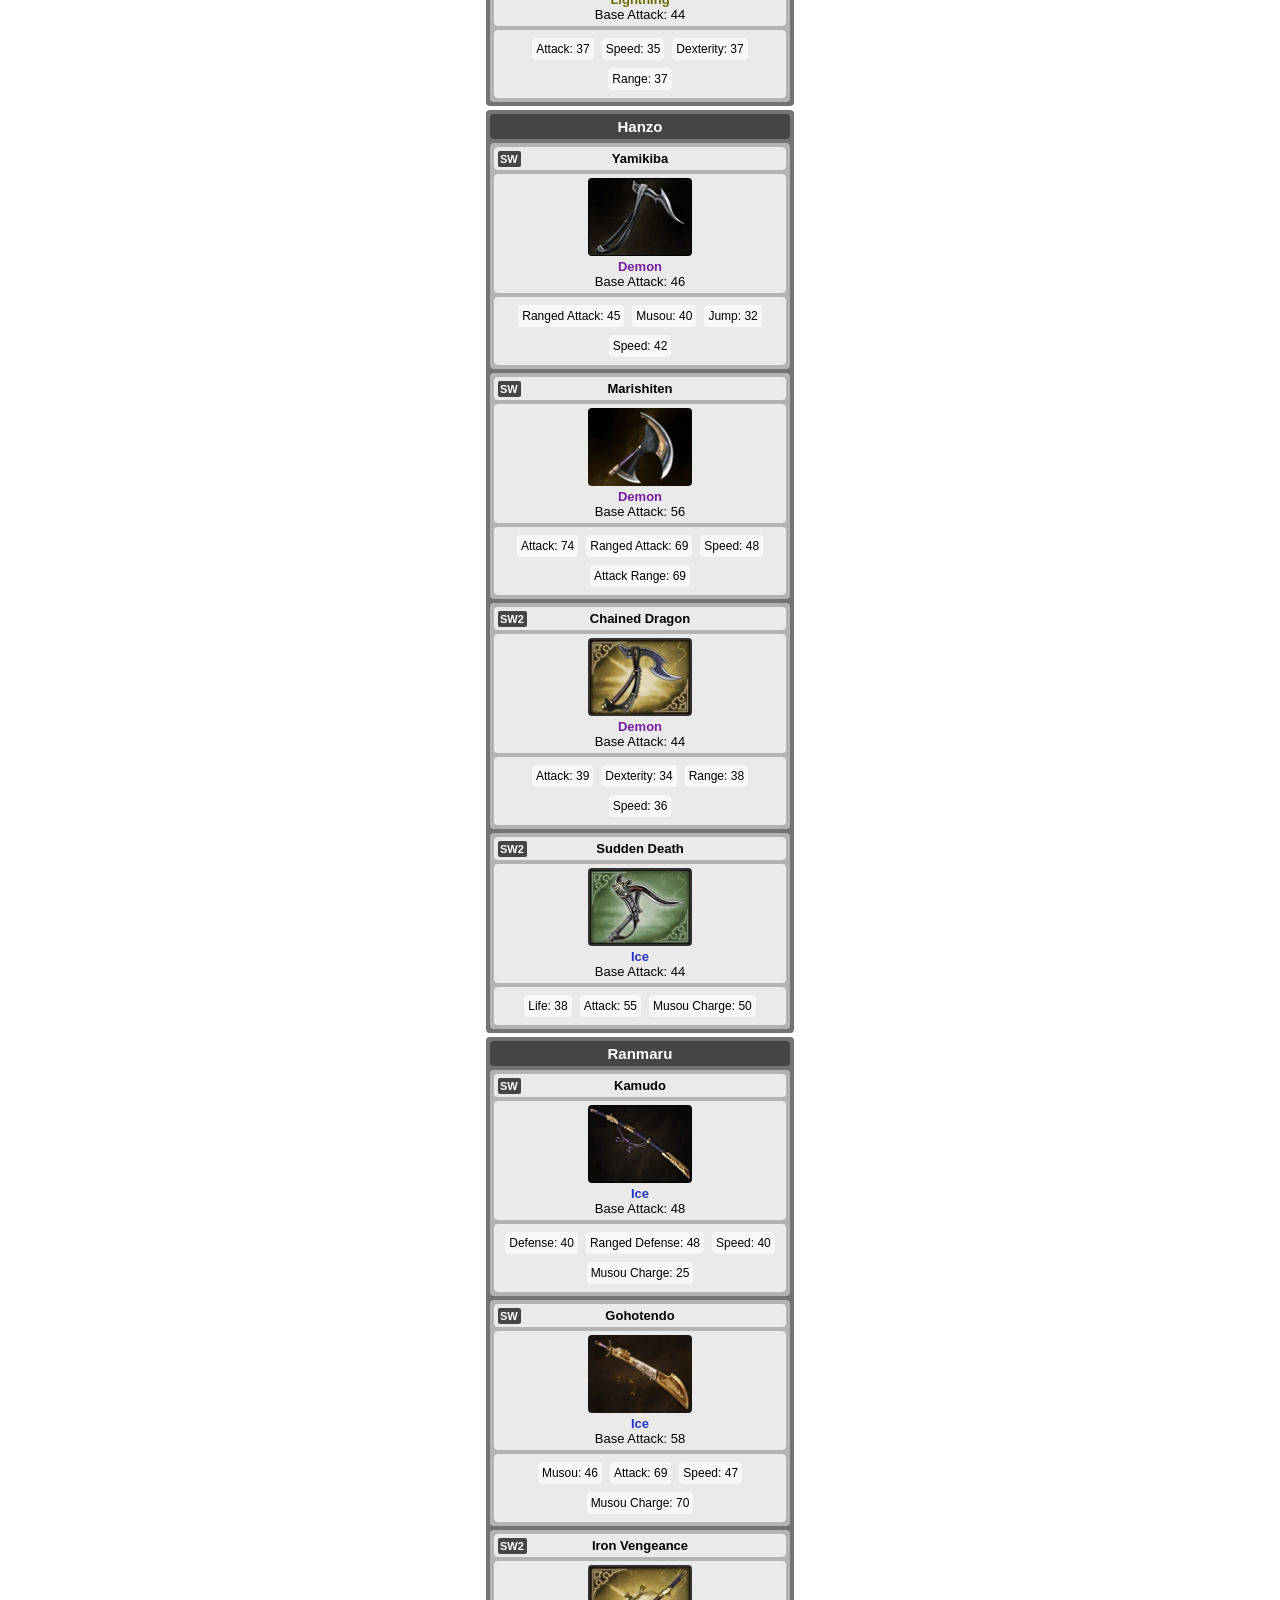
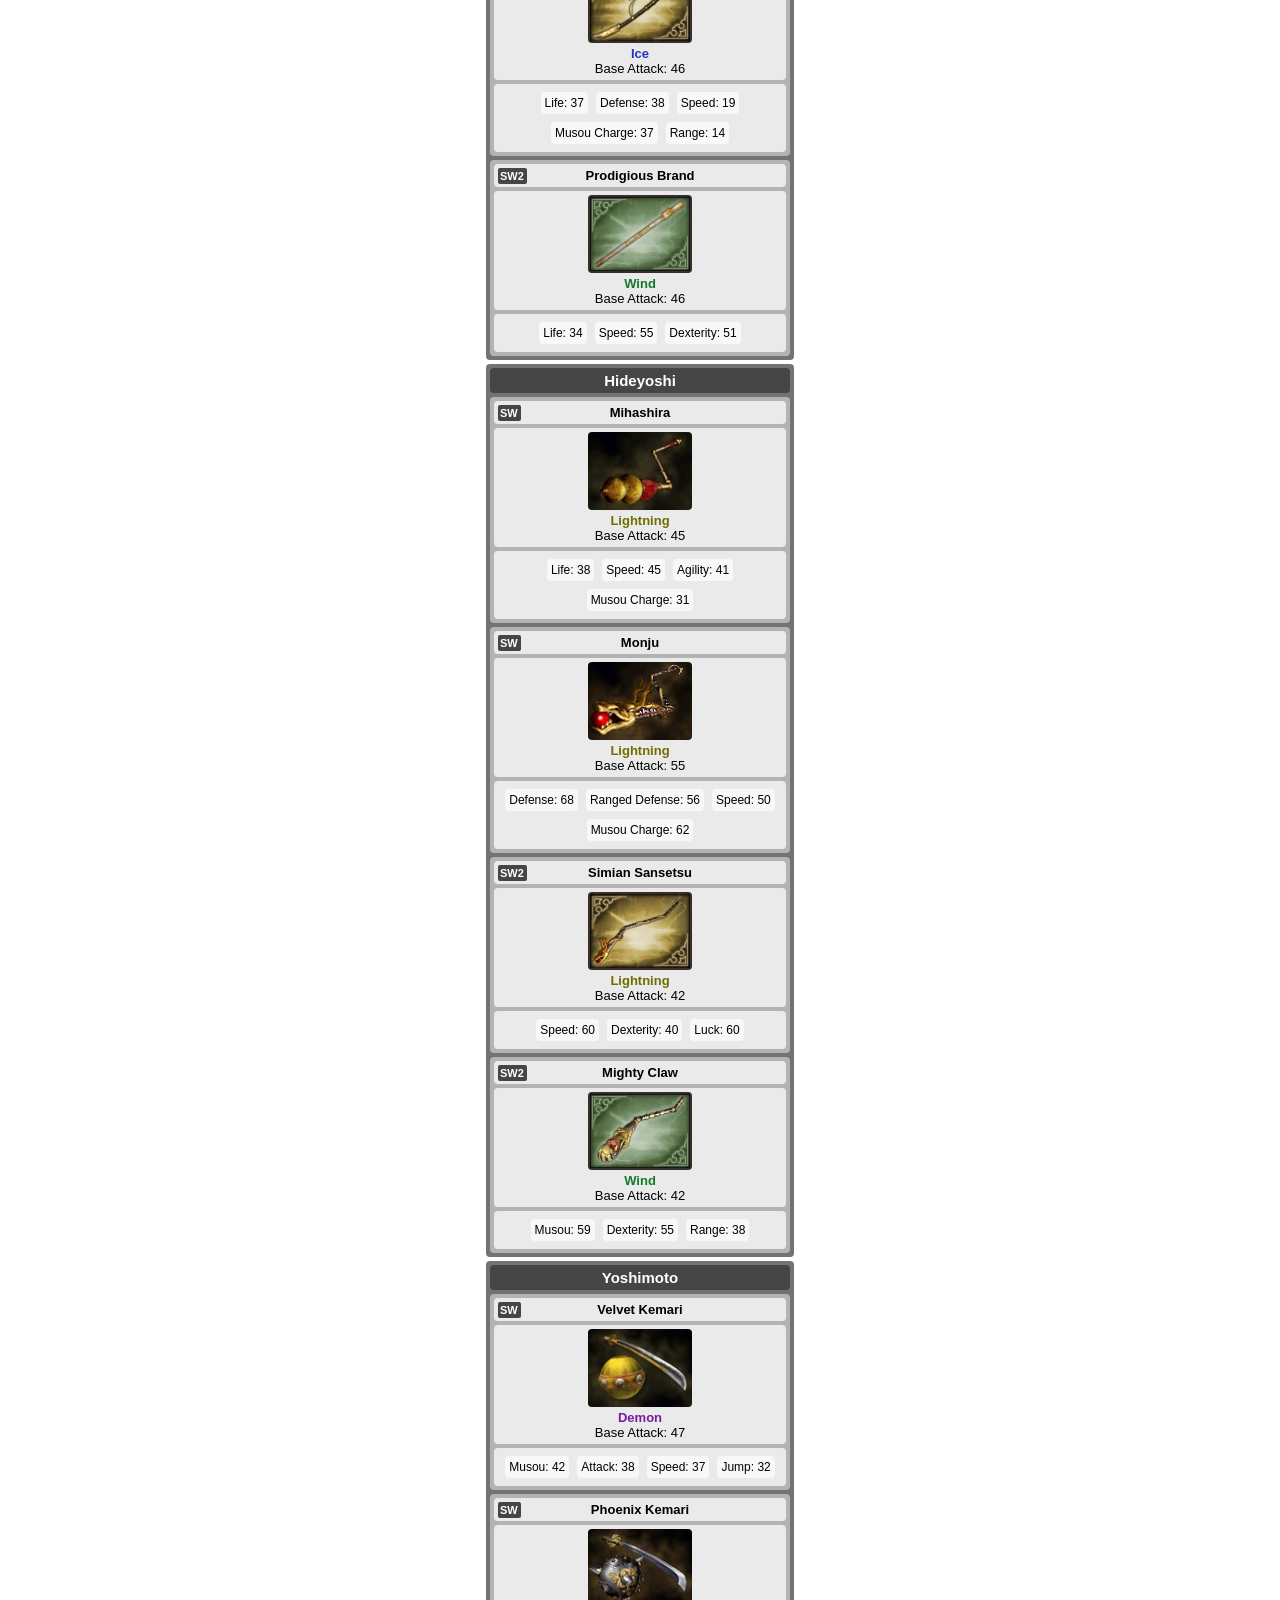
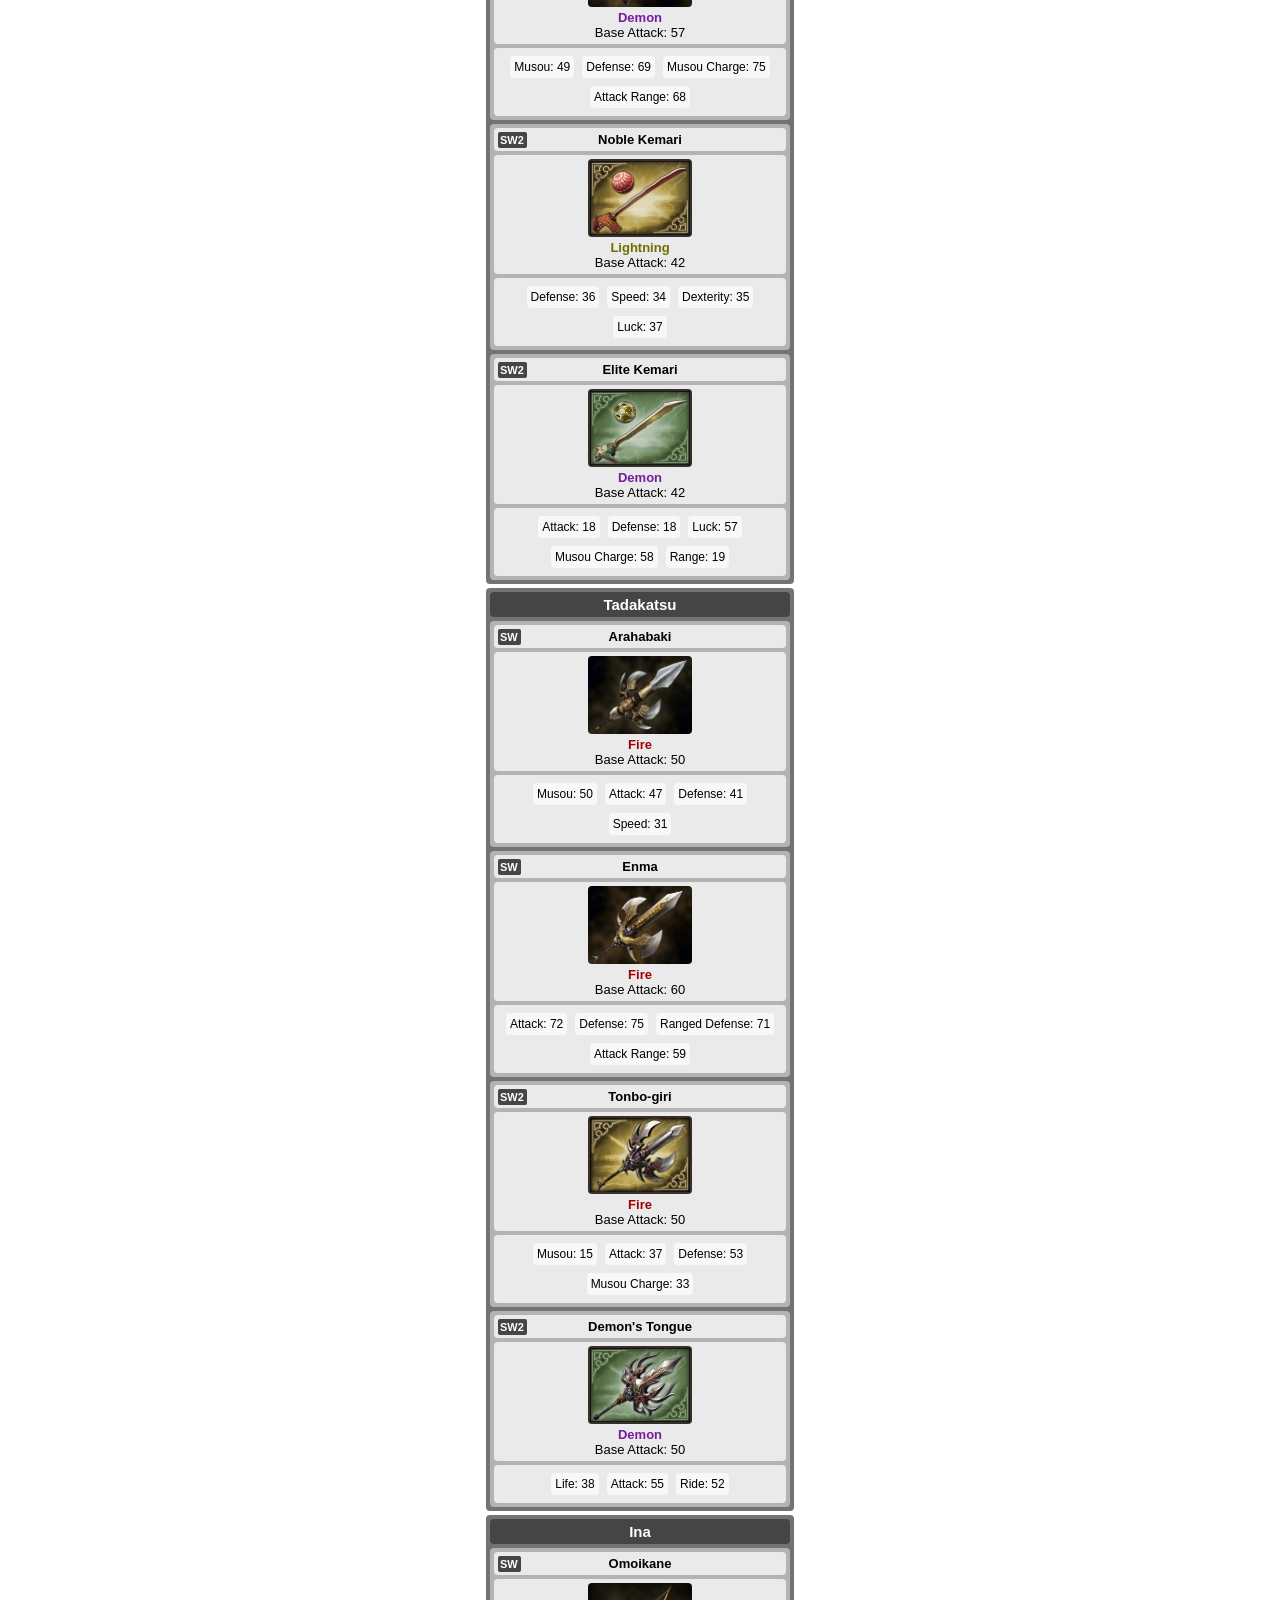
<file: sw/index.html>
<!DOCTYPE html>
<html lang="en">
	<head>
		<meta charset="UTF-8">
		<meta name="viewport" content="width=device-width, initial-scale=1.0">
		<meta name="description" content="Samurai Warriors rare weapons list and the acquisition guides. Click or tap on the weapons to show the acquisition guide, then click or tap again to hide it.">
		<title>SW Rare Weapons</title>
		<link rel="stylesheet" type="text/css" href="style.css">
		<script type="text/javascript" src="scripts/constants.js"></script>
		<script type="text/javascript" src="scripts/main.js"></script>
	</head>
	<body>
		<div id="header">
			<div id="upload" onclick="uploadData()" title="Upload Data"></div>
			<div id="download" onclick="downloadData()" title="Download Data"></div>
			<input type="text" id="filter" oninput="render()" placeholder="Enter character name..">
			<select id="game" onchange="render()">
				<option value="All">All</option>
				<option value="SW">SW</option>
				<option value="SW2">SW2</option>
				<option value="SW3">SW3</option>
				<option value="SW4">SW4</option>
			</select>
			<div id="mode" onclick="changeMode()"></div>
		</div>
		<div id="container"></div>
		<div id="popup"></div>
		<a href="../dw/index.html"><div id="logo">DW</div></a>
	</body>
</html>
</file>
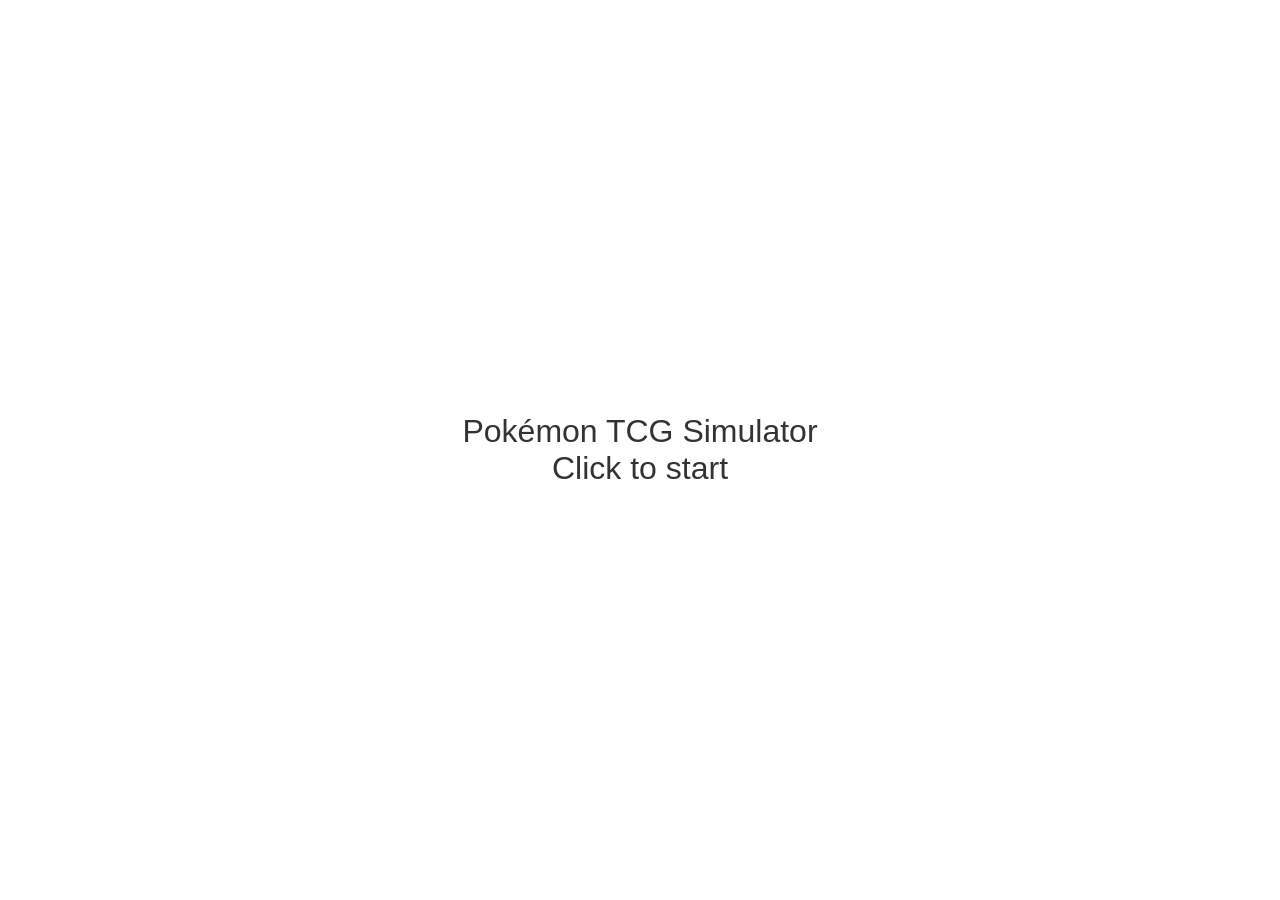
<file: tcg/index.html>
<!DOCTYPE html>
<html lang="en">
<head>
	<meta charset="UTF-8">
	<meta name="viewport" content="width=device-width, initial-scale=1.0">
	<title>Pokémon TCG Simulator</title>
	<link rel="stylesheet" type="text/css" href="style.css">
	<script src="variables.js"></script>
	<script src="main.js"></script>
</head>
<body>
	<div class="controls">
		<img id="display">
		<div class="control-group">
			<!-- <button class="reset" onclick="resetGame()">Reset</button> -->
			<div class="control-subgroup">
				<span id="info" onclick="showDeck()" title="Show decklist">i</span>
				<select id="currentView" onchange="updateView()" title="View mode">
					<option value="0">Text</option>
					<option value="1" selected>Image</option>
					<option value="2">Crop</option>
				</select>
				<select id="currentDeck" onchange="updateDeck()" title="Select deck">
					<option value="koraidon1" selected>Koraidon 1</option>
					<option value="koraidon2">Koraidon 2</option>
					<option value="psychic">Psychic</option>
				</select>
				<button class="start" onclick="startGame()">Start</button>
			</div>
		</div>
		<div class="control-group">
			<label class="drawLabel" for="drawCardName">Draw specific card:</label>
			<input type="search" id="drawCardName" list="data" placeholder="Card Name">
			<button class="drawButton" onclick="drawCard()">Draw</button>
		</div>
		<div class="control-group">
			<label class="playLabel" for="playCardName">Play from hand:</label>
			<input type="text" id="playCardName" list="data" placeholder="Card Name">
			<button class="playButton" onclick="playCard()">Play</button>
		</div>
		<div class="control-group">
			<label class="discardLabel" for="discardCardName">Discard from hand:</label>
			<input type="text" id="discardCardName" list="data" placeholder="Card Name">
			<button class="discardButton" onclick="discardCard()">Discard</button>
		</div>
		<div class="control-group">
			<label class="attachLabel" for="attachCardName">Attach tool or energy:</label>
			<input type="text" id="attachCardName" list="data" placeholder="Card Name">
			<button class="attachButton" onclick="attachCardToPokemon()">Attach</button>
		</div>
		<div class="control-group">
			<label class="locationLabel" for="source">From:</label>
			<select id="source">
				<option value="Hand">Hand</option>
				<option value="Trash">Trash</option>
			</select>
			<label class="locationLabel" for="destination">To:</label>
			<select id="destination">
				<option value="Active">Active</option>
				<option value="Bench">Bench</option>
			</select>
			<label class="locationLabel" for="benchIndex">Bench Index (0-4):</label>
			<input type="number" id="benchIndex" min="0" max="4" value="0">
		</div>
	</div>

	<div class="game-zones">
		<div class="game-zone">
			<div class="zone-title" id="handCount">Hand cards (0)</div>
			<ul id="handList" class="card-list">
				</ul>
		</div>
		<div class="game-zone deck-zone">
			<div class="zone-title" id="deckCount">Remaining cards in deck: 0</div>
		</div>
		<div class="game-zone play-zone">
			<div class="zone-title">Active</div>
			<ul id="activeList" class="card-list">
				</ul>
		</div>
		<div class="game-zone play-zone">
			<div class="zone-title" id="benchCount">Bench (0)</div>
			<ul id="benchList" class="card-list">
				</ul>
		</div>
		<div class="game-zone">
			<div class="zone-title">Trash</div>
			<ul id="trashList" class="card-list">
				</ul>
		</div>
		<div class="game-zone">
			<div class="zone-title">Prize</div>
			<ul id="prizeList" class="card-list">
				</ul>
		</div>
	</div>
	
	<div id="decklist" class="card-list" onclick="hideDeck()"></div>
	<audio loop id="audio" src="butterfly-brave.mp3"></audio>
	<datalist id="data"></datalist>
	<div id="cover" onclick="startSimulation()">
		<div>Pokémon TCG Simulator</div>
		<div>Click to start</div>
	</div>
</body>
</html>
</file>
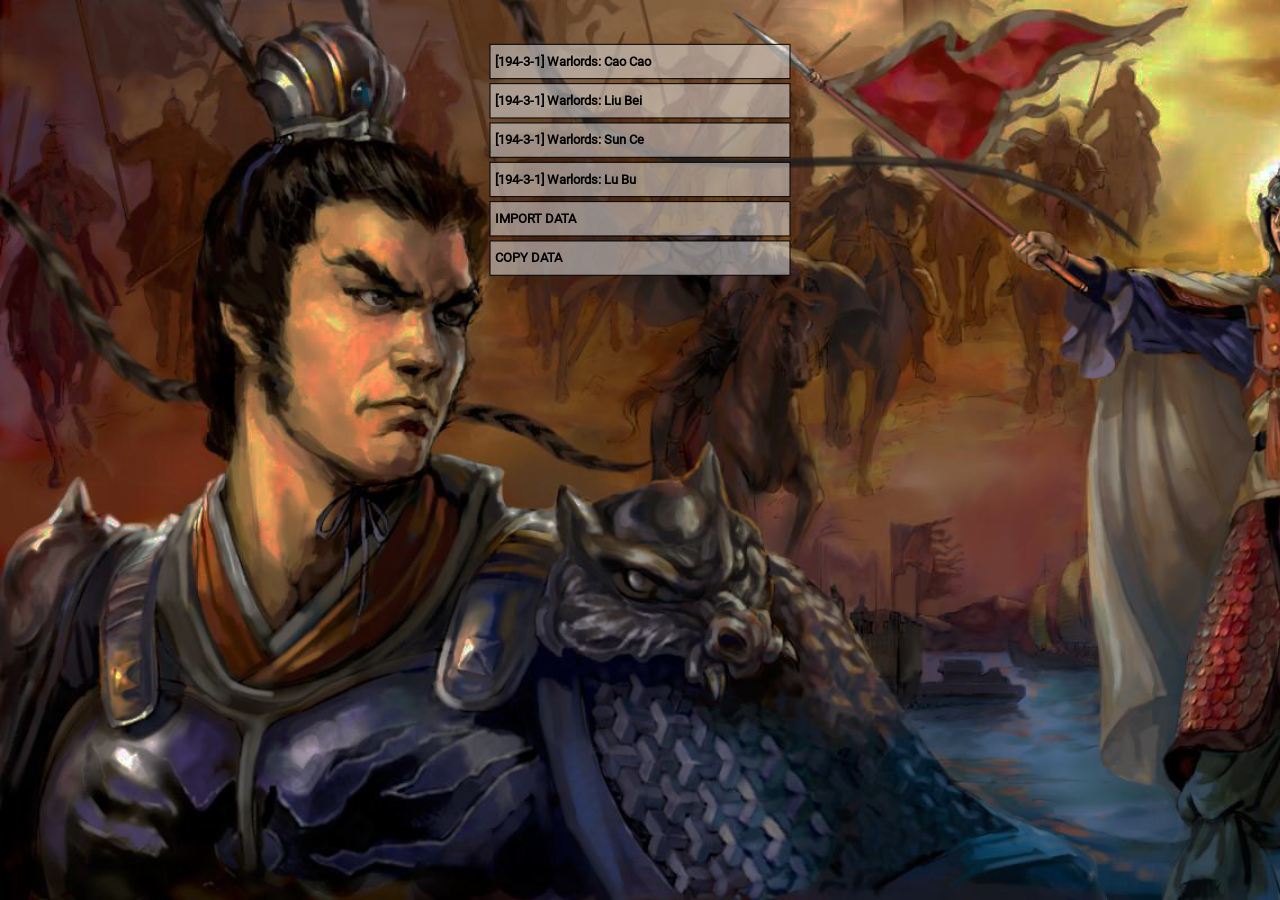
<file: tk/index.html>
<!DOCTYPE html>
<html lang="en">
	<head>
		<meta charset="UTF-8">
		<meta name="viewport" content="width=device-width, initial-scale=1.0">
		<meta name="description" content="Tactical simulation grand strategy game based on the Romance of the Three Kingdoms. Vector calculation is used to calculate distance, direction, etc. A* pathfinding algorithm is used to create paths for deployed units.">
		<title>Three Kingdoms</title>
		<link rel="icon" type="image/x-icon" href="images/favicon.png">
		<link rel="stylesheet" type="text/css" href="style/roboto.css">
		<link rel="stylesheet" type="text/css" href="style/style.css">
		<script src="scripts/constructors.js"></script>
		<script src="scripts/pathfinding.js"></script>
		<script src="scripts/functions.js"></script>
		<script src="scripts/cards.js"></script>
		<script src="scripts/constants.js"></script>
		<script src="scripts/main.js"></script>
	</head>
	<body>
		<canvas id="myCanvas">Your browser doesn't support canvas.</canvas>
	</body>
</html>
</file>
<file: style.css>
* {
	margin: 0;
	padding: 0;
	font-family: "Segoe UI", "Trebuchet MS", "Tahoma", "Arial", "Helvetica", "Consolas";
	font-size: 13px;
}

*::-webkit-scrollbar {
	width: 0;
}

body {
	background-color: #222;
	color: #fff;
}

a {
	color: #fc8;
}

input[type=text] {
	width: 110px;
}

img {
	border: 1px solid #577;
	width: 768px;
	max-width: 100%;
}

#wrapper {
	margin: 10px;
	display: grid;
	gap: 10px;
}

.section {
	padding: 10px;
	border: 1px solid #577;
	border-radius: 5px;
	background-color: #233;
}

.header {
	font-size: 14px;
	font-weight: bold;
}

.content {
	
}

.bold {
	font-weight: bold !important;
}

.small {
	font-size: 11px !important;
}

.left {
	text-align: left !important;
}

.center {
	text-align: center !important;
}

.right {
	text-align: right !important;
}
</file>
<file: dex/style/roboto.css>
/* cyrillic-ext */
@font-face {
  font-family: 'Roboto';
  font-style: normal;
  font-weight: 100;
  src: url(KFOmCnqEu92Fr1Mu72xKOzY.woff2) format('woff2');
  unicode-range: U+0460-052F, U+1C80-1C88, U+20B4, U+2DE0-2DFF, U+A640-A69F, U+FE2E-FE2F;
}
/* cyrillic */
@font-face {
  font-family: 'Roboto';
  font-style: normal;
  font-weight: 100;
  src: url(KFOmCnqEu92Fr1Mu5mxKOzY.woff2) format('woff2');
  unicode-range: U+0301, U+0400-045F, U+0490-0491, U+04B0-04B1, U+2116;
}
/* greek-ext */
@font-face {
  font-family: 'Roboto';
  font-style: normal;
  font-weight: 100;
  src: url(KFOmCnqEu92Fr1Mu7mxKOzY.woff2) format('woff2');
  unicode-range: U+1F00-1FFF;
}
/* greek */
@font-face {
  font-family: 'Roboto';
  font-style: normal;
  font-weight: 100;
  src: url(KFOmCnqEu92Fr1Mu4WxKOzY.woff2) format('woff2');
  unicode-range: U+0370-03FF;
}
/* vietnamese */
@font-face {
  font-family: 'Roboto';
  font-style: normal;
  font-weight: 100;
  src: url(KFOmCnqEu92Fr1Mu7WxKOzY.woff2) format('woff2');
  unicode-range: U+0102-0103, U+0110-0111, U+0128-0129, U+0168-0169, U+01A0-01A1, U+01AF-01B0, U+0300-0301, U+0303-0304, U+0308-0309, U+0323, U+0329, U+1EA0-1EF9, U+20AB;
}
/* latin-ext */
@font-face {
  font-family: 'Roboto';
  font-style: normal;
  font-weight: 100;
  src: url(KFOmCnqEu92Fr1Mu7GxKOzY.woff2) format('woff2');
  unicode-range: U+0100-02AF, U+0304, U+0308, U+0329, U+1E00-1E9F, U+1EF2-1EFF, U+2020, U+20A0-20AB, U+20AD-20CF, U+2113, U+2C60-2C7F, U+A720-A7FF;
}
/* latin */
@font-face {
  font-family: 'Roboto';
  font-style: normal;
  font-weight: 100;
  src: url(KFOmCnqEu92Fr1Mu4mxK.woff2) format('woff2');
  unicode-range: U+0000-00FF, U+0131, U+0152-0153, U+02BB-02BC, U+02C6, U+02DA, U+02DC, U+0304, U+0308, U+0329, U+2000-206F, U+2074, U+20AC, U+2122, U+2191, U+2193, U+2212, U+2215, U+FEFF, U+FFFD;
}
</file>
<file: dex/style/style.css>
* {
  font-size: 13px;
}

body {
  margin: 0;
  padding: 0;
  background-color: #888888;
  font-family: "Roboto", "Segoe UI", "Trebuchet MS", "Tahoma", "Arial", "Helvetica", "Consolas";
}

input[type=search] {
  width: 200px;
  padding: 8px;
  border-radius: 4px;
}

#searchDiv {
  display: flex;
  justify-content: center;
  gap: 10px;
  padding: 10px;
  background-color: #666666;
}

#resultDiv {
  display: flex;
  justify-content: space-evenly;
  flex-wrap: wrap;
  padding: 10px 0;
}

.clipPortrait {
  clip-path: inset(0% round 5%);
  background-color: #FFFFFF;
}

.name {
  font-weight: bold;
}

.pokemon {
  margin: 5px;
  padding: 10px;
  display: flex;
  flex-direction: column;
  align-items: center;
  gap: 4px;
  border-radius: 5px;
  background-color: #DDDDDD;
}

.stats {
  border-collapse: collapse;
}

.stats th {
  padding: 2px;
  border: 1px solid #AAAAAA;
  min-width: 28px;
  background-color: #CCCCCC;
  text-align: center;
  white-space: nowrap;
}

.stats td {
  position: relative;
  padding: 2px;
  border: 1px solid #AAAAAA;
  min-width: 28px;
  text-align: center;
  white-space: nowrap;
}

.bar {
  width: 225px;
  background-color: #AAAAAA !important;
}

.bar div {
  background-color: #48F0FF;
  height: 10px;
}

.ability {
  margin: 2px;
  padding: 1px 3px;
  border-radius: 3px;
  background-color: #F8F8F8;
}

.type {
  margin: 2px;
  padding: 1px 3px;
  border-radius: 3px;
  width: 53px;
  color: #FFFFFF;
}

.Normal {
  background-color: #A8A77A;
}

.Fire {
  background-color: #EE8130;
}

.Water {
  background-color: #6390F0;
}

.Electric {
  background-color: #F7D02C;
}

.Grass {
  background-color: #7AC74C;
}

.Ice {
  background-color: #96D9D6;
}

.Fighting {
  background-color: #C22E28;
}

.Poison {
  background-color: #A33EA1;
}

.Ground {
  background-color: #E2BF65;
}

.Flying {
  background-color: #A98FF3;
}

.Psychic {
  background-color: #F95587;
}

.Bug {
  background-color: #A6B91A;
}

.Rock {
  background-color: #B6A136;
}

.Ghost {
  background-color: #735797;
}

.Dragon {
  background-color: #6F35FC;
}

.Dark {
  background-color: #705746;
}

.Steel {
  background-color: #B7B7CE;
}

.Fairy {
  background-color: #D685AD;
}

.bold {
  font-weight: bold !important;
}

.left {
  text-align: left !important;
}

.center {
  text-align: center !important;
}

.right {
  text-align: right !important;
}
</file>
<file: dsts/style.css>
:root {
	--bg: #1a1a2e;
	--text: #ffffff;
	--card-bg: #111c3c;
}

body {
	font-family: 'Segoe UI', Tahoma, Geneva, Verdana, sans-serif;
	background-color: var(--bg);
	color: var(--text);
	display: flex;
	justify-content: center;
	align-items: center;
	min-height: 100vh;
	margin: 0;
	padding: 0;
}

.container {
	display: flex;
	flex-direction: row; /* Default: side by side */
	gap: 20px;
	max-width: 1200px;
	width: 100%;
	margin: 6px;
}

/* Personality Grid */
.grid-container {
	display: grid;
	grid-template-columns: repeat(4, 1fr);
	grid-template-rows: 0.2fr repeat(4, 1fr) 0.2fr;
	gap: 10px;
	flex: 2;
}

.personality {
	background: var(--card-bg);
	padding: 10px;
	text-align: center;
	cursor: default;
	border-radius: 7px;
	transition: transform 0.2s, background 0.2s;
	font-weight: bold;
	display: flex;
	flex-direction: column;
	align-items: center;
	justify-content: center;
	font-size: 1.2rem;
}

.inner {
	cursor: pointer;
}

.inner:hover {
	filter: brightness(1.05);
	outline: 2px solid white;
}

.grid-focus {
	font-size: 0.75rem;
	opacity: 0.85;
	margin: 5px 0 4px 0;
	font-weight: normal;
	background: rgba(0,0,0,0.2);
	padding: 2px 6px;
	border-radius: 4px;
}

.grid-skill {
	font-size: 0.8rem;
	font-weight: normal;
}

.valor { background: var(--valor); }
.wisdom { background: var(--wisdom); }
.amicability { background: var(--amicability); }
.philanthropy { background: var(--philanthropy); }

.info-panel {
	flex: 1;
	background: var(--card-bg);
	padding: 20px;
	border-radius: 10px;
	border: 1px solid #0f3460;
	min-width: 425px;
	min-height: 79vh;
	display: flex;
	flex-direction: column;
	justify-content: flex-start;
	height: fit-content;
	position: sticky;
	font-size: 0.825rem;
}

.info-panel h3 { margin-top: 0; }
.placeholder-text { color: #888; font-style: italic; }

#info-cat {
	position: absolute;
	z-index: -1;
	opacity: 0.15;
	filter: blur(1px);
	right: 35px;
}

.skill-box span {
	display: block;
	padding-left: 8px;
}

.info-label {
	font-weight: bold;
	color: gold;
}

.bonus-list, .bonus-item, .bonus-type, .bonus-desc {
	margin: 0;
	padding: 0;
	border-collapse: collapse;
}

.bonus-type {
	text-align: right;
	vertical-align: top;
	padding-right: 5px;
}

/* Home Button - Fixed to Bottom Right */
.home-button {
    position: fixed;
    bottom: 30px;
    right: 30px;
    display: flex;
    align-items: center;
    gap: 10px;
    background: var(--card-bg);
    color: var(--text);
    text-decoration: none;
    padding: 12px 20px;
    border-radius: 50px;
    border: 1px solid #0f3460;
    font-weight: bold;
    font-size: 14px;
    z-index: 9999; /* Highest priority */
    transition: all 0.3s cubic-bezier(0.175, 0.885, 0.32, 1.275);
    box-shadow: 0 10px 20px rgba(0, 0, 0, 0.4);
}

.home-button:hover {
    background: #1f2a48;
    transform: scale(1.1);
    border-color: var(--amicability);
    box-shadow: 0 0 15px rgba(52, 152, 219, 0.4); /* Subtle blue glow */
}

.home-icon {
    font-size: 20px;
}

/* --- RESPONSIVE QUERIES --- */
@media (max-width: 992px), @media (max-width: 600px) {
	.container {
		flex-direction: column; /* Move info panel to bottom */
		gap: 8px;
	}
	
	.grid-container {
		order: 1; /* Grid stays on top */
		gap: 5px;
	}
	
	.personality {
		padding: 5px;
		border-radius: 4px;
		font-size: 0.7rem;
	}
	
	.grid-focus {
		font-size: 0.5rem;
	}
	
	.grid-skill {
		font-size: 0.5rem;
	}
	
	.info-panel {
		order: 2; /* Info panel goes to bottom */
		min-width: 85vw;
		position: static;
		padding: 16px;
		font-size: 0.7rem;
		border-radius: 6px;
	}
	
	#info-cat {
		z-index: 0;
	}
	
	.home-button {
        bottom: 20px;
        right: 20px;
        padding: 10px 16px;
        font-size: 12px;
    }
}
</file>
<file: dw/style.css>
* {
	margin: 0;
	padding: 0;
	font-family: "Helvetica", "Tahoma", "Segoe UI", "Trebuchet MS", "Verdana";
	font-size: 13px;
}

body {
	position: relative;
}

table {
	margin: 4px auto;
	padding: 4px;
	border-radius: 4px;
	background-color: #E1E1F1;
}

td {
	min-width: 50px;
	text-wrap: nowrap;
}

input[type=checkbox] {
	vertical-align: middle;
}

svg {
	padding-top: 2px;
	width: 20px;
	height: 20px;
}

#header {
	background-color: #6B6B7B;
	display: flex;
	justify-content: center;
}

#filter, #game, #mode, #upload, #download {
	margin: 12px 8px;
	padding: 3px;
	border-radius: 3px;
}

#container {
	position: absolute;
	left: 50%;
	transform: translate(-50%, 0);
	text-align: center;
}

#popup {
	position: fixed;
	top: 0px;
	bottom: 0px;
	left: 0px;
	right: 0px;
	text-align: center;
}

#logo {
	position: fixed;
	bottom: 15px;
	right: 15px;
	box-shadow: 0 0px 6px 0 rgba(0, 0, 0, 0.24), 0 0px 10px 0 rgba(0, 0, 0, 0.19);
	border-radius: 50%;
	padding: 8px 8px 7px 7px;
	background-color: #882222;
	color: #FFFFFF;
	font-weight: bold;
}

.message {
	position: fixed;
	left: 50%;
	transform: translate(-50%, 0);
	padding: 4px;
	box-shadow: 0px 2px 4px #000;
	border-radius: 4px;
	background-color: #C9C9D9;
	width: 350px;
	display: flex;
	flex-direction: column;
	justify-content: space-evenly;
	gap: 4px;
}

.warrior {
	margin: 4px;
	border-radius: 4px;
	background-color: #6B6B7B;
	width: 300px;
	padding: 4px;
	display: flex;
	flex-direction: column;
	justify-content: space-evenly;
	gap: 4px;
}

.name {
	padding: 4px;
	border-radius: 4px;
	background-color: #3D3D4D;
	font-size: 15px;
	font-weight: bold;
	color: #FFFFFF;
}

.weapon {
	padding: 4px;
	border-radius: 4px;
	background-color: #ABABBB;
	display: flex;
	flex-direction: column;
	justify-content: space-evenly;
	gap: 4px;
}

.weapon:hover {
	opacity: 0.9;
}

.weapon div {
	border-radius: 4px;
}

.wName {
	position: relative;
	padding: 4px;
	background-color: #E2E2F2;
	font-weight: bold;
}

.tag {
	position: absolute;
	left: 4px;
	padding: 2px 3px 2px 3px;
	border-radius: 2px;
	background-color: #3D3D4D;
	font-size: 11px;
	color: #FFFFFF;
}

.wDesc {
	padding: 4px;
	background-color: #E2E2F2;
}

.wImage img {
	border-radius: 4px;
	width: 104px;
	height: 78px;
}

.stats {
	padding: 4px;
	background-color: #E2E2F2;
}

.stat {
	display: inline-block;
	margin: 4px;
	padding: 4px;
	background-color: #F0F0FF;
	font-size: 12px;
}

.stage {
	font-size: 14px;
	font-weight: bold;
}

.requirement {
	font-size: 14px;
}
</file>
<file: rotk/styles/style.css>
* {
  color: #FFF;
}

body {
  margin: 0;
  padding: 0;
  background-color: #222;
  font-size: 13px;
}

table {
  font-family: "Tahoma", "Segoe UI", "Trebuchet MS", "Arial", "Helvetica";
  font-size: 13px;
}

a {
  color: #FC8;
}

input[type=search], select {
  border: 1px solid #577;
  background-color: #222;
}

#left {
  float: left;
  margin: 5px 0 0 5px;
  padding: 15px;
  width: 380px;
  border: 1px solid #577;
  border-radius: 5px;
  background-color: #233;
}

#name {
  padding: 1px 2px 2px 5px;
  width: 120px;
  font-family: "Tahoma", "Segoe UI", "Trebuchet MS", "Arial", "Helvetica";
  font-size: 13px;
}

#skill, #sort, #order {
  padding: 0px 2px 1px 2px;
  font-family: "Tahoma", "Segoe UI", "Trebuchet MS", "Arial", "Helvetica";
  font-size: 13px;
}

#skill {
  cursor: pointer;
}

#output {
  float: left;
  margin: 5px 0 0 5px;
  border-radius: 5px;
}

.data {
  border-collapse: collapse;
}

.data th {
  padding: 4px 7px 4px 5px;
  border: 1px solid #577;
  background-color: #233;
  cursor: pointer;
}

.data th:hover {
  background-color: #405050;
}

.data td {
  padding: 3px 7px 5px 5px;
  border: 1px solid #577;
  background-color: #233;
}

.data tr:hover td {
  background-color: #405050;
}

.number {
  text-align: right;
}

.total {
  color: #FC8;
}

#displayContainer {
  float: left;
  margin: 5px 0 0 5px;
  display: none;
}

#display {
  position: fixed;
  top: 5px;
  padding: 15px;
  box-shadow: 0 0px 6px 0 rgba(0, 0, 0, 0.48), 0 0px 10px 0 rgba(0, 0, 0, 0.29);
  border: 1px solid #577;
  border-radius: 5px;
  background-color: #233;
  font-family: "Tahoma", "Segoe UI", "Trebuchet MS", "Arial", "Helvetica";
  font-size: 13px;
}

.displayName {
  padding: 5px;
  border-top: 1px solid #233;
  border-bottom: 1px solid #577;
  background-color: #3b3b3b;
  text-align: center;
  color: #FFF;
}

.displaySkill {
  padding: 2px 2px 3px 2px;
  border: 1px solid #233;
  width: 50px;
  background-color: #777;
  text-align: center;
  color: #A0A0A0;
}

.domesticSkill {
  background-color: #55A;
  color: #FFF;
}

.battleSkill {
  background-color: #A55;
  color: #FFF;
}

.tacticSkill {
  background-color: #A5A;
  color: #FFF;
}

.duelSkill {
  background-color: #B88;
  color: #FFF;
}

.debateSkill {
  background-color: #AA5;
  color: #FFF;
}

.renownSkill {
  background-color: #5A5;
  color: #FFF;
}

.stat {
  border-collapse: collapse;
}

.stat th {
  padding: 4px 7px 4px 5px;
  background-color: #3D3D3D;
}

.stat td {
  padding: 3px 7px 5px 5px;
  background-color: #505050;
}

@media (pointer: none), (pointer: coarse) {
  #left {
    float: none;
    margin: 5px;
    width: auto;
  }
  #output {
    float: none;
    margin: 5px;
    width: auto;
  }
  #display {
    top: 0;
    left: 0;
    right: 0;
    border-radius: 0;
  }
}
</file>
<file: rotk9/style.css>
* {
  color: #FFF;
  font-family: "Tahoma", "Segoe UI", "Trebuchet MS", "Arial", "Helvetica";
  font-size: 13px;
}

body {
  margin: 0;
  padding: 0;
  background-color: #222;
  display: flex;
  justify-content: center;
}

table {
  
}

a {
  color: #FC8;
}

input[type=search], select {
  border: 1px solid #577;
  background-color: #222;
}

#container {
  margin: 20px;
}

#output {
  display: grid;
  grid-template-columns: repeat(3, 1fr);
  gap: 20px;
}

.data {
  border-collapse: collapse;
}

.data th {
  padding: 4px 7px 4px 5px;
  border: 1px solid #577;
  background-color: #233;
  cursor: pointer;
}

.data th:hover {
  background-color: #405050;
}

.data td {
  padding: 3px 7px 5px 5px;
  border: 1px solid #577;
  background-color: #233;
}

.data tr:hover td {
  background-color: #405050;
}

.number {
  text-align: right;
}

.total {
  color: #FC8;
}

.displayName {
  padding: 5px;
  width: stretch;
  border-bottom: 1px solid #577;
  background-color: #3b3b3b;
  text-align: center;
  color: #FFF;
}

.displayPortrait {
  height: 120px;
}

.stat {
  border-collapse: collapse;
}

.stat th {
  padding: 4px 7px 4px 5px;
  background-color: #3D3D3D;
}

.stat td {
  padding: 3px 7px 5px 5px;
  background-color: #505050;
}

/* Home Button - Fixed to Bottom Right */
.home-button {
  position: fixed;
  bottom: 30px;
  right: 30px;
  display: flex;
  align-items: center;
  gap: 10px;
  background: var(--card-bg);
  color: var(--text);
  text-decoration: none;
  padding: 12px 20px;
  border-radius: 50px;
  border: 1px solid #0f3460;
  font-weight: bold;
  font-size: 14px;
  z-index: 9999; /* Highest priority */
  transition: all 0.3s cubic-bezier(0.175, 0.885, 0.32, 1.275);
  box-shadow: 0 10px 20px rgba(0, 0, 0, 0.4);
}

.home-button:hover {
  background: #1f2a48;
  transform: scale(1.1);
  border-color: var(--amicability);
  box-shadow: 0 0 15px rgba(52, 152, 219, 0.4); /* Subtle blue glow */
}

.home-icon {
  font-size: 20px;
}

@media (pointer: none), (pointer: coarse) {
  #output {
    display: grid;
    grid-template-columns: repeat(1, 1fr);
    gap: 10px;
  }
}
</file>
<file: sw/style.css>
* {
	margin: 0;
	padding: 0;
	font-family: "Helvetica", "Tahoma", "Segoe UI", "Trebuchet MS", "Verdana";
	font-size: 13px;
}

body {
	position: relative;
}

table {
	margin: 4px auto;
	padding: 4px;
	border-radius: 4px;
	background-color: #E9E9E9;
}

td {
	min-width: 50px;
	text-wrap: nowrap;
}

input[type=checkbox] {
	vertical-align: middle;
}

svg {
	padding-top: 2px;
	width: 20px;
	height: 20px;
}

#header {
	background-color: #737373;
	display: flex;
	justify-content: center;
}

#filter, #game, #mode, #upload, #download {
	margin: 12px 8px;
	padding: 3px;
	border-radius: 3px;
}

#container {
	position: absolute;
	left: 50%;
	transform: translate(-50%, 0);
	text-align: center;
}

#popup {
	position: fixed;
	top: 0px;
	bottom: 0px;
	left: 0px;
	right: 0px;
	text-align: center;
}

#logo {
	position: fixed;
	bottom: 15px;
	right: 15px;
	box-shadow: 0 0px 6px 0 rgba(0, 0, 0, 0.24), 0 0px 10px 0 rgba(0, 0, 0, 0.19);
	border-radius: 50%;
	padding: 8px 8px 7px 7px;
	background-color: #882222;
	color: #FFFFFF;
	font-weight: bold;
}

.message {
	position: fixed;
	left: 50%;
	transform: translate(-50%, 0);
	padding: 4px;
	box-shadow: 0px 2px 4px #000;
	border-radius: 4px;
	background-color: #D1D1D1;
	width: 350px;
	display: flex;
	flex-direction: column;
	justify-content: space-evenly;
	gap: 4px;
}

.warrior {
	margin: 4px;
	border-radius: 4px;
	background-color: #737373;
	width: 300px;
	padding: 4px;
	display: flex;
	flex-direction: column;
	justify-content: space-evenly;
	gap: 4px;
}

.name {
	padding: 4px;
	border-radius: 4px;
	background-color: #454545;
	font-size: 15px;
	font-weight: bold;
	color: #FFFFFF;
}

.weapon {
	padding: 4px;
	border-radius: 4px;
	background-color: #B3B3B3;
	display: flex;
	flex-direction: column;
	justify-content: space-evenly;
	gap: 4px;
}

.weapon:hover {
	opacity: 0.9;
}

.weapon div {
	border-radius: 4px;
}

.wName {
	position: relative;
	padding: 4px;
	background-color: #EAEAEA;
	font-weight: bold;
}

.tag {
	position: absolute;
	left: 4px;
	padding: 2px 3px 2px 2px;
	border-radius: 2px;
	background-color: #454545;
	font-size: 11px;
	color: #FFFFFF;
}

.wDesc {
	padding: 4px;
	background-color: #EAEAEA;
}

.wImage img {
	border-radius: 4px;
	width: 104px;
	height: 78px;
}

.stats {
	padding: 4px;
	background-color: #EAEAEA;
}

.stat {
	display: inline-block;
	margin: 4px;
	padding: 4px;
	background-color: #F8F8F8;
	font-size: 12px;
}

.stage {
	font-size: 14px;
	font-weight: bold;
}

.requirement {
	font-size: 14px;
}
</file>
<file: tcg/style.css>
*, *::before, *::after {
	box-sizing: border-box;
}

body {
	font-family: 'Segoe UI', Tahoma, Geneva, Verdana, sans-serif;
	background-color: #E0E2E5;
	color: #333;
	margin: 0;
	display: flex;
	align-items: flex-start;
	min-height: 100vh;
	padding: 20px;
	gap: 20px;
}

#cover {
	display: flex;
	flex-direction: column;
	justify-content: center;
	align-items: center;
	position: fixed;
	top: 0;
	left: 0;
	bottom: 0;
	right: 0;
	background-color: #FFF;
	padding: 20px;
	overflow: auto;
	font-size: 2em;
	cursor: default;
}

#display {
	display: none;
	position: fixed;
	border-radius: 12px;
	box-shadow: 0 0 15px rgba(0, 0, 0, 0.8);
	top: 20px;
	left: 20px;
}

#decklist {
	display: none;
	position: fixed;
	top: 0;
	left: 0;
	bottom: 0;
	right: 0;
	background-color: #FFF;
	padding: 20px;
	align-items: center;
	overflow: auto;
}

#info {
	border: 2px solid #14589B;
	border-radius: 15px;
	padding: 0 5px;
	background-color: #3498DB;
	font-family: "Consolas", "Courier New", "Courier";
	color: #fff;
	cursor: pointer;
}

#source, #destination, #benchIndex {
	border: 1px solid #DDD;
	border-radius: 3px;
}

#drawCardName {
	border: 1px solid #ACA;
}

#playCardName {
	border: 1px solid #CAA;
}

#discardCardName {
	border: 1px solid #AAA;
}

#attachCardName {
	border: 1px solid #CAC;
}

.drawLabel {
	color: #5A5;
}

.playLabel {
	color: #A55;
}

.discardLabel {
	color: #555;
}

.attachLabel {
	color: #A5A;
}

.drawButton {
	background-color: #4CAF50;
}

.drawButton:hover {
	background-color: #3C9F40;
}

.playButton {
	background-color: #AF4C50;
}

.playButton:hover {
	background-color: #9F3C40;
}

.discardButton {
	background-color: #505050;
}

.discardButton:hover {
	background-color: #404040;
}

.attachButton {
	background-color: #AF4CAF;
}

.attachButton:hover {
	background-color: #9F3C9F;
}

.controls, .game-zones {
	border: 1px solid #AAA;
	background-color: #FFF;
	box-shadow: 0 0 8px rgba(0, 0, 0, 0.2);
	padding: 20px;
}

.controls {
	position: sticky;
	top: 20px;
	flex-shrink: 0;
	width: 330px;
	max-height: calc(100vh - 40px);
	overflow-y: auto;
	display: grid;
	grid-template-columns: 1fr;
	gap: 15px;
}

.game-zones {
	flex-grow: 1;
	max-width: calc(100% - 340px);
	min-width: 400px;
}

.control-group {
	display: flex;
	flex-direction: column;
	gap: 5px;
}

.control-subgroup {
	display: flex;
	flex-direction: row;
	align-items: center;
	justify-content: center;
	gap: 5px;
}

.control-group label {
	font-weight: bold;
	font-size: 0.9em;
}

.controls input[type="text"],
.controls input[type="search"],
.controls input[type="number"],
.controls select {
	padding: 8px;
	border: 1px solid #DDD;
	border-radius: 4px;
	font-size: 0.8em;
}

.controls button {
	padding: 9px;
	border: none;
	border-radius: 5px;
	color: white;
	font-size: 0.9em;
	cursor: pointer;
	transition: background-color 0.2s ease-in-out;
}

.controls button.reset {
	background-color: #E74C3C;
}

.controls button.reset:hover {
	background-color: #C0392B;
}

.controls button.start {
	background-color: #3498DB;
}

.controls button.start:hover {
	background-color: #2980B9;
}

.game-zone {
	margin-bottom: 10px;
	border-bottom: 1px dashed #EEE;
	padding-bottom: 10px;
}

.game-zone:last-child {
	border-bottom: none;
	margin-bottom: 0;
	padding-bottom: 0;
}

.deck-zone {
	border-bottom: none;
	margin-bottom: 0;
}

.play-zone {
	border-radius: 10px;
	background-color: #F2F2F2;
}

.zone-title {
	font-weight: bold;
	color: #34495E;
	margin-bottom: 5px;
	font-size: 1em;
	text-align: center;
}

.card-list {
	list-style-type: none;
	padding: 0;
	margin: 0;
	display: flex;
	flex-wrap: wrap;
	justify-content: center;
	gap: 8px;
}

.card-list li {
	background-color: #F9F9F9;
	border: 1px solid #EEE;
	padding: 4px 8px;
	border-radius: 3px;
	font-size: 0.8em;
	cursor: pointer;
}

.card-list canvas {
	display: block;
	box-shadow: 0 2px 4px rgba(0, 0, 0, 0.1);
	border-radius: 5px;
	cursor: pointer;
}

/* Responsive adjustments for smaller screens (e.g., mobile) */
@media (max-width: 900px) {
	body {
		flex-direction: column;
		align-items: center;
		padding: 10px;
		gap: 15px;
	}
	
	.controls {
		position: static;
		width: 100%;
		max-width: 600px;
		height: auto;
		max-height: none;
		margin: 0;
	}
	
	.game-zones {
		width: 100%;
		max-width: 600px;
		margin: 0;
	}
	
	.card-list {
		justify-content: center;
	}
}
</file>
<file: tk/style/roboto.css>
/* cyrillic-ext */
@font-face {
  font-family: 'Roboto';
  font-style: normal;
  font-weight: 100;
  src: url(KFOmCnqEu92Fr1Mu72xKOzY.woff2) format('woff2');
  unicode-range: U+0460-052F, U+1C80-1C88, U+20B4, U+2DE0-2DFF, U+A640-A69F, U+FE2E-FE2F;
}
/* cyrillic */
@font-face {
  font-family: 'Roboto';
  font-style: normal;
  font-weight: 100;
  src: url(KFOmCnqEu92Fr1Mu5mxKOzY.woff2) format('woff2');
  unicode-range: U+0301, U+0400-045F, U+0490-0491, U+04B0-04B1, U+2116;
}
/* greek-ext */
@font-face {
  font-family: 'Roboto';
  font-style: normal;
  font-weight: 100;
  src: url(KFOmCnqEu92Fr1Mu7mxKOzY.woff2) format('woff2');
  unicode-range: U+1F00-1FFF;
}
/* greek */
@font-face {
  font-family: 'Roboto';
  font-style: normal;
  font-weight: 100;
  src: url(KFOmCnqEu92Fr1Mu4WxKOzY.woff2) format('woff2');
  unicode-range: U+0370-03FF;
}
/* vietnamese */
@font-face {
  font-family: 'Roboto';
  font-style: normal;
  font-weight: 100;
  src: url(KFOmCnqEu92Fr1Mu7WxKOzY.woff2) format('woff2');
  unicode-range: U+0102-0103, U+0110-0111, U+0128-0129, U+0168-0169, U+01A0-01A1, U+01AF-01B0, U+0300-0301, U+0303-0304, U+0308-0309, U+0323, U+0329, U+1EA0-1EF9, U+20AB;
}
/* latin-ext */
@font-face {
  font-family: 'Roboto';
  font-style: normal;
  font-weight: 100;
  src: url(KFOmCnqEu92Fr1Mu7GxKOzY.woff2) format('woff2');
  unicode-range: U+0100-02AF, U+0304, U+0308, U+0329, U+1E00-1E9F, U+1EF2-1EFF, U+2020, U+20A0-20AB, U+20AD-20CF, U+2113, U+2C60-2C7F, U+A720-A7FF;
}
/* latin */
@font-face {
  font-family: 'Roboto';
  font-style: normal;
  font-weight: 100;
  src: url(KFOmCnqEu92Fr1Mu4mxK.woff2) format('woff2');
  unicode-range: U+0000-00FF, U+0131, U+0152-0153, U+02BB-02BC, U+02C6, U+02DA, U+02DC, U+0304, U+0308, U+0329, U+2000-206F, U+2074, U+20AC, U+2122, U+2191, U+2193, U+2212, U+2215, U+FEFF, U+FFFD;
}
</file>
<file: tk/style/style.css>
* {
  font-family: "Roboto", "Segoe UI", "Trebuchet MS", "Tahoma", "Arial", "Helvetica", "Consolas";
}

*::-webkit-scrollbar {
  width: 0;
}

body {
  margin: 0;
  padding: 0;
}

input[type=text] {
  width: 110px;
}

select {
  height: 21px;
}

#myCanvas {
  position: fixed;
}

#playSvg {
  border-radius: 50%;
  background-color: rgba(0, 0, 0, 0.25);
  background-image: url("../images/play-circle.svg");
  background-size: cover;
  opacity: 0.9;
}

#relevantStats, #assistedStats {
  vertical-align: middle;
  height: 41px;
}

#officersDiv, #assistDiv {
  visibility: hidden;
}

#alertCard {
  position: fixed;
  top: 7vh;
  left: 50%;
  transform: translateX(-50%);
  max-height: 80vh;
  overflow-y: auto;
  border: 1px solid #333333;
  border-radius: 5px;
  box-shadow: 0 4px 12px rgba(0, 0, 0, 0.15);
  background-color: #DDDDDD;
  padding: 14px 24px;
  font-size: 15px;
  z-index: 1000;
  opacity: 0;
  transition: opacity 0.2s ease-out;
  pointer-events: none;
}

#alertCard.show {
  opacity: 1;
}

.reportSection {
  text-align: center;
}

.reportHeader {
  margin-bottom: 5px;
  border-radius: 4px;
  background: #CCCCCC;
  padding: 3px;
  font-weight: bold;
  color: #8B0000;
}

.compactList {
  display: grid;
  grid-template-columns: repeat(3, minmax(100px, 1fr));
  gap: 3px;
}

.compactList div {
  font-size: 13px;
}

#importUpload {
  display: none;
}

.importUpload {
  display: inline-block;
  border: 1px solid #767676;
  border-radius: 1px;
  padding: 2px 6px;
  background-color: #0F8223;
  color: #FFFFFF;
}

.importUpload:hover {
  background-color: #0F9223;
}

.playerCard, .hoverCard, .selectCard, .cityCard, .marchCard, .devCard, .unitCard, .officerCard, .deployedCard, .infoCard, .importCard {
  position: fixed;
  border: 1px solid #333333;
  border-radius: 5px;
  background-color: #DDDDDD;
  visibility: hidden;
  cursor: default;
  opacity: 0.95;
}

.playerCard, .hoverCard, .marchCard, .devCard, .unitCard, .officerCard, .infoCard, .importCard {
  overflow-x: hidden;
  overflow-y: auto;
}

.forceName, .cityName, .unitName, .title {
  padding: 5px;
  font-size: 15px;
  font-weight: bold;
  color: #FFFFFF;
}

.playerName {
  display: table-cell;
  padding: 3px;
  border-radius: 5px;
  font-size: 14px;
  font-weight: bold;
  color: #FFFFFF;
}

.allyColor {
  background-color: #4F1E02;
  background-image: linear-gradient(to bottom right, #1F0B01, #7E3316);
}

.enemyColor {
  background-color: #FF1E02;
  background-image: linear-gradient(to bottom right, #AF0B01, #DE3326);
}

.neutralColor {
  background-color: #888888;
}

.clipPortrait {
  height: 37.5px;
  clip-path: inset(10% 15% 20% 15% round 10%);
}

.smallPortrait {
  height: 30px;
  border-radius: 50%;
}

.bigPortrait {
  height: 60px;
  border-radius: 50%;
}

.timeSpace {
  padding: 5px;
  font-size: 15px;
  font-weight: bold;
  color: #FFFFFF;
}

.forceSquare {
  display: inline-block;
  padding: 4px;
  border: 2px solid #555555;
  border-radius: 2px;
}

.cityInfo, .unitInfo {
  padding: 5px;
  font-size: 13px;
}

.cityStats {
  border-collapse: collapse;
  font-size: 13px;
}

.cityStats tr th {
  padding: 2px;
  border: 1px solid #AAAAAA;
  background-color: #CCCCCC;
}

.cityStats tr td {
  padding: 2px;
  border: 1px solid #AAAAAA;
  text-align: right;
}

.forceContent, .playerContent, .selectContent, .cityContent, .marchContent, .devContent, .unitContent, .officerContent, .deployedContent, .importContent {
  padding: 5px;
  font-size: 13px;
}

.playerContent {
  display: grid;
  grid-template-columns: 60px 225px auto;
  grid-template-areas: "portrait profile";
}

.playerPortrait {
  grid-area: portrait;
}

.playerPortrait input {
  width: 100%;
}

.playerProfile {
  grid-area: profile;
  padding-left: 5px;
}

.selectContent input, .cityContent input, .deployedContent input, .buttonsGroup .buttons input {
  display: block;
  width: 104px;
  height: 21px;
}

.marchContent, .devContent, .unitContent, .officerContent, .importContent {
  display: grid;
  place-items: center;
}

.buttonsGroup {
  position: relative;
}

.buttonsGroup > input {
  padding: 0;
  height: 21px;
  background-color: #DDDDDD;
  border: 1px solid #AAAAAA;
}

.buttonsGroup .buttons {
  display: none;
  position: absolute;
  top: 0;
  left: 104px;
}

.buttonsGroup:hover .buttons {
  display: block;
}

.stats {
  border-collapse: collapse;
}

.stats th {
  padding: 2px;
  border: 1px solid #AAAAAA;
  min-width: 32px;
  background-color: #CCCCCC;
  text-align: center;
  white-space: nowrap;
}

.stats td {
  position: relative;
  padding: 2px;
  border: 1px solid #AAAAAA;
  min-width: 32px;
  text-align: right;
  white-space: nowrap;
}

.stats tr:hover td .float {
  visibility: visible;
}

.float {
  position: absolute;
  left: 91%;
  top: 50%;
  transform: translate(0, -42%);
  visibility: hidden;
}

.sortable {
  position: relative;
}

.sortable:hover span {
  visibility: hidden;
}

.sortable:hover:before {
  position: absolute;
  left: 50%;
  transform: translate(-50%);
  content: "";
  background-image: url("../images/down.png");
  background-size: 15px 15px;
  width: 15px;
  height: 15px;
}

.checkboxes {
  border: 1px solid #000000;
  background-color: #FFFFFF;
  max-width: 292px;
  white-space: nowrap;
}

.checkboxes label {
  display: block;
  position: relative;
  overflow-x: hidden;
}

.checkboxes label:hover {
  background-color: #1E90FF;
  color: #FFFFFF;
}

.checkboxes label input {
  float: left;
}

.checkboxes label div {
  width: 30px;
  float: left;
  padding-top: 1px;
}

.officerCB {
  width: 105px !important;
}

.typeCB {
  width: 80px !important;
}

.strengthCB {
  width: 50px !important;
}

.bold {
  font-weight: bold !important;
}

.left {
  text-align: left !important;
}

.center {
  text-align: center !important;
}

.right {
  text-align: right !important;
}
</file>
